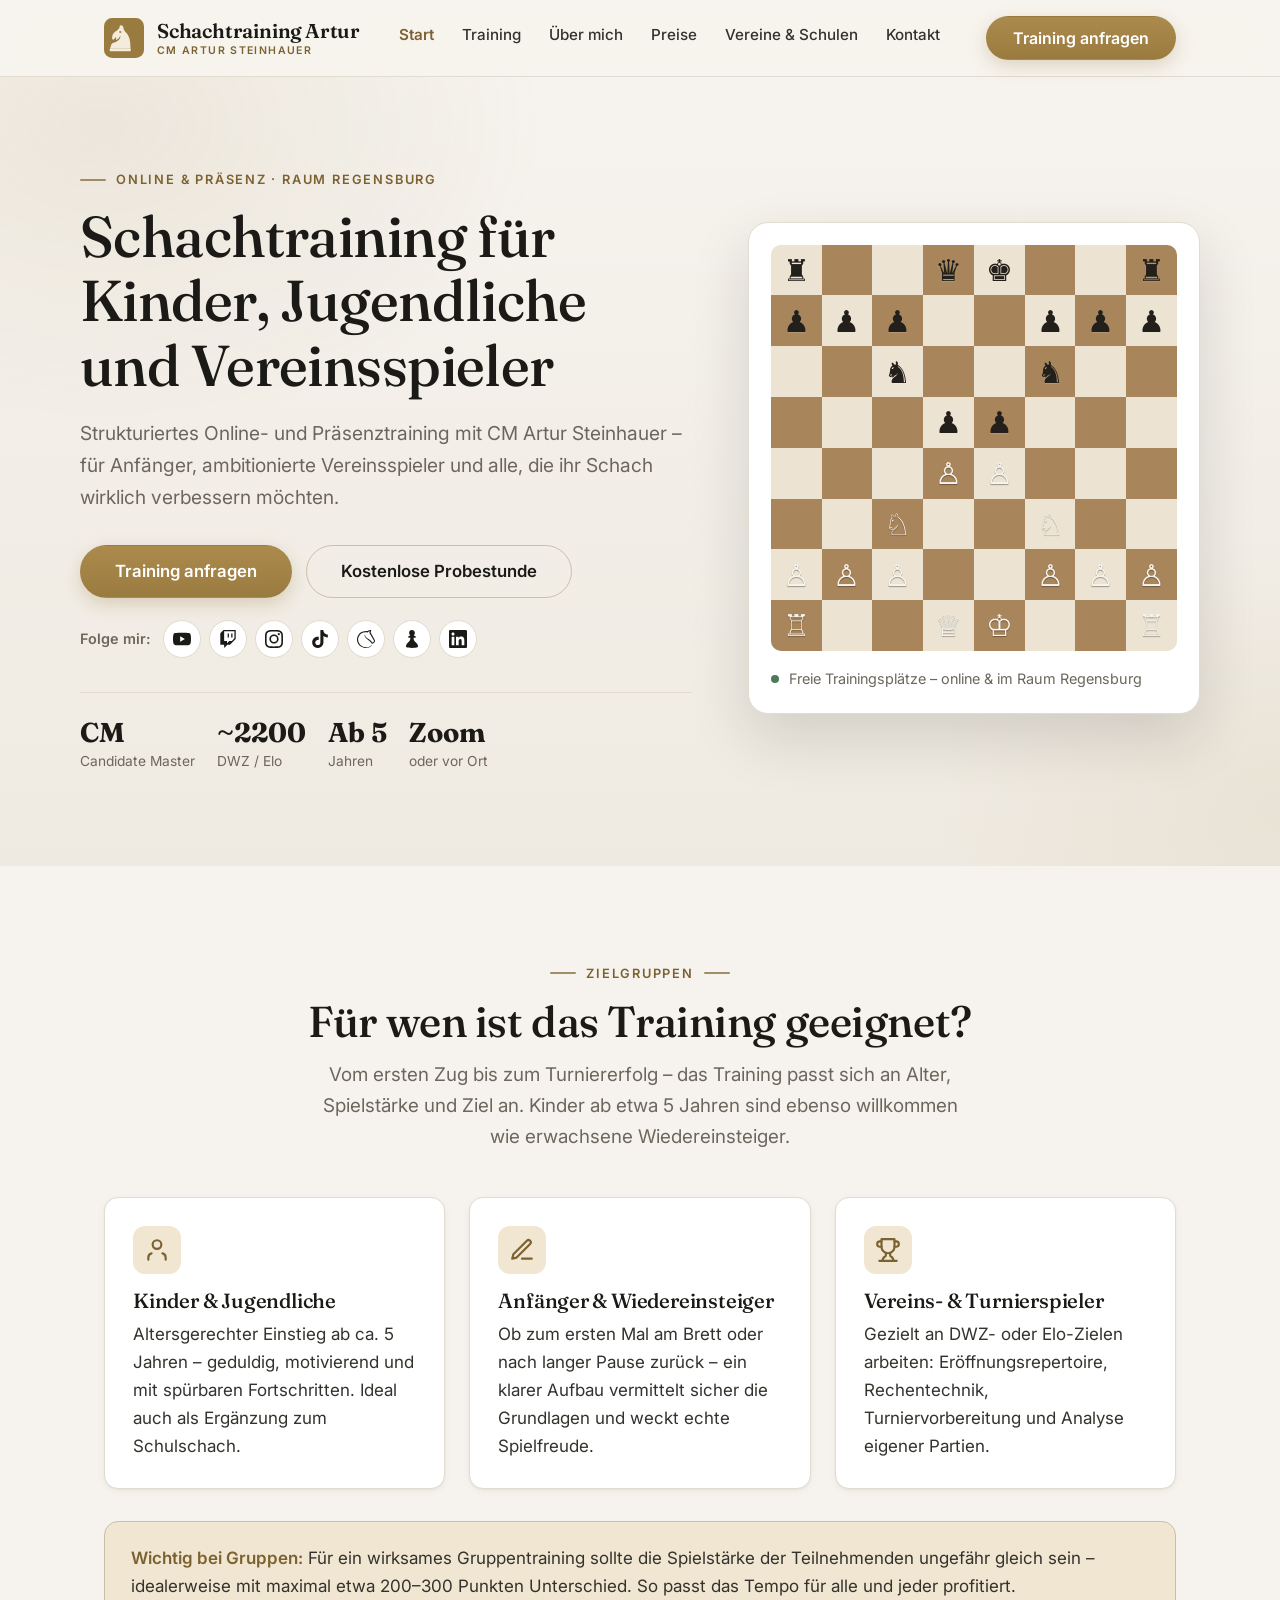
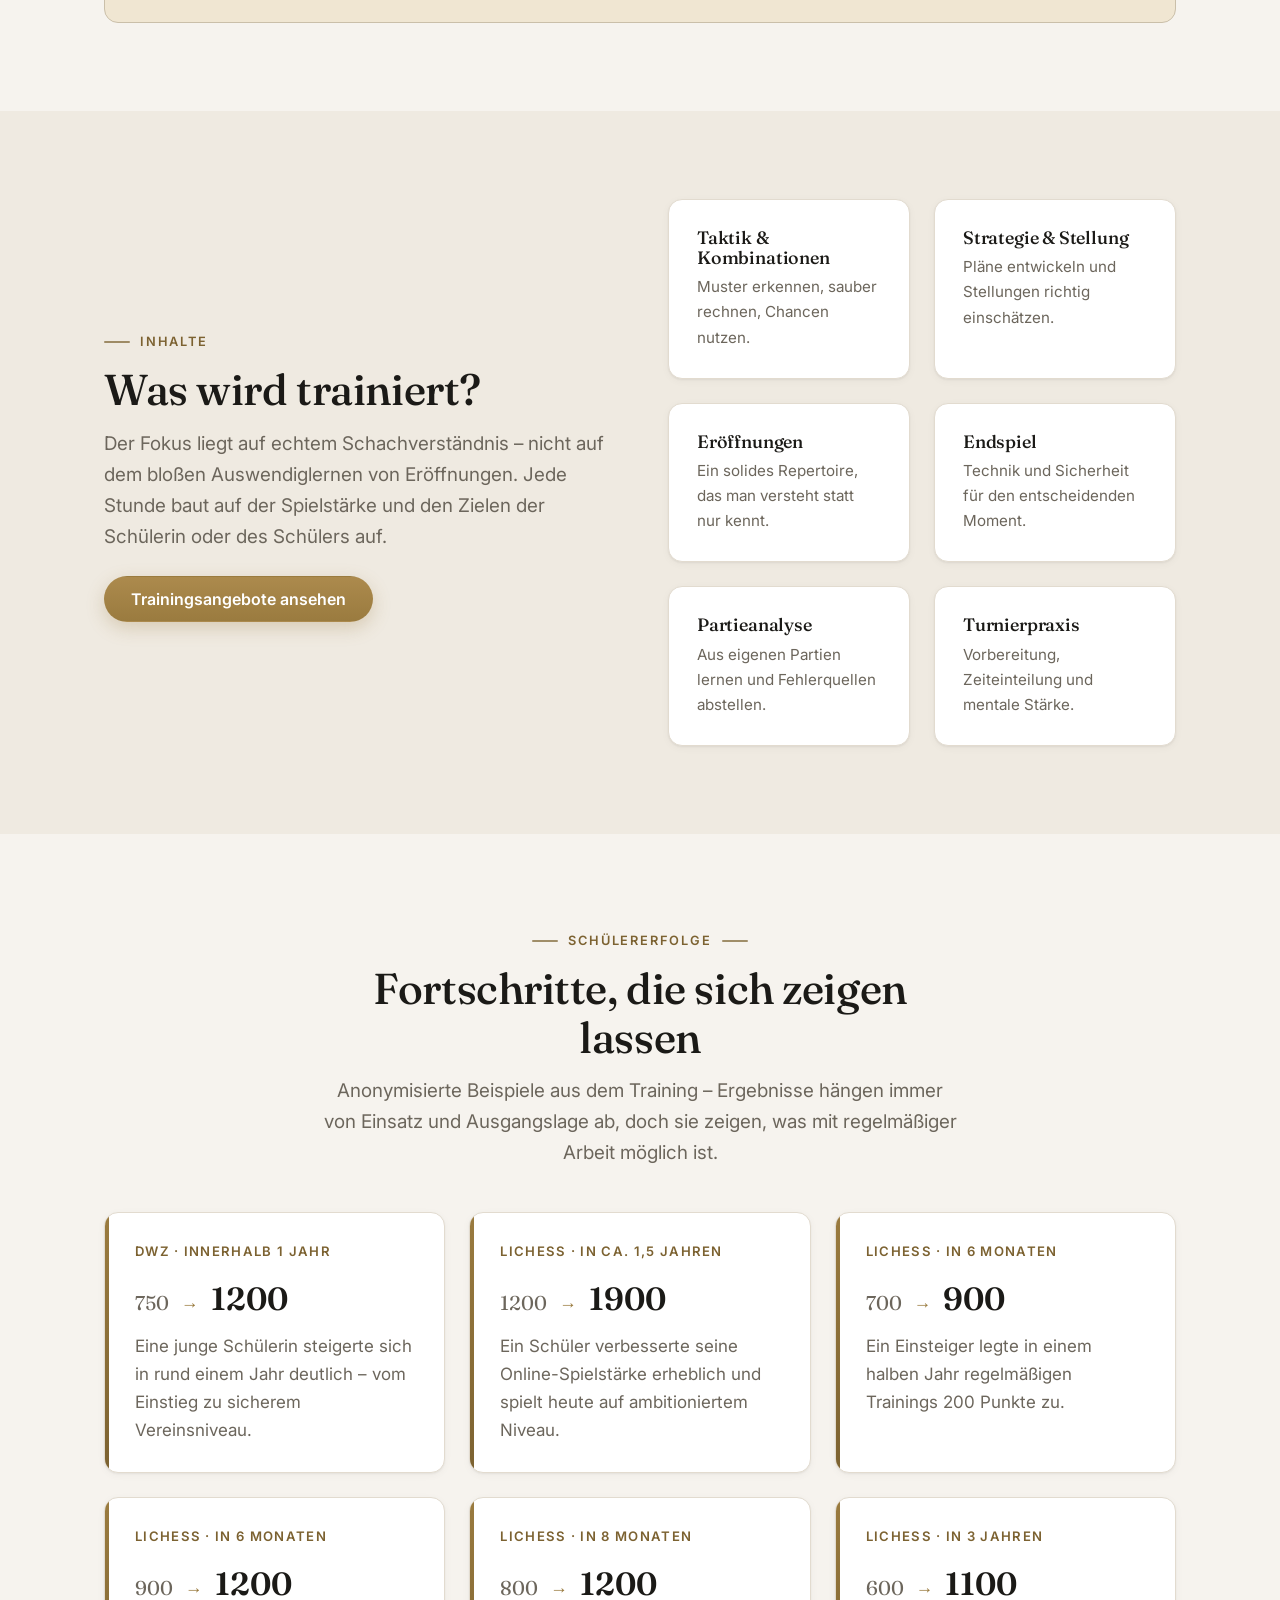
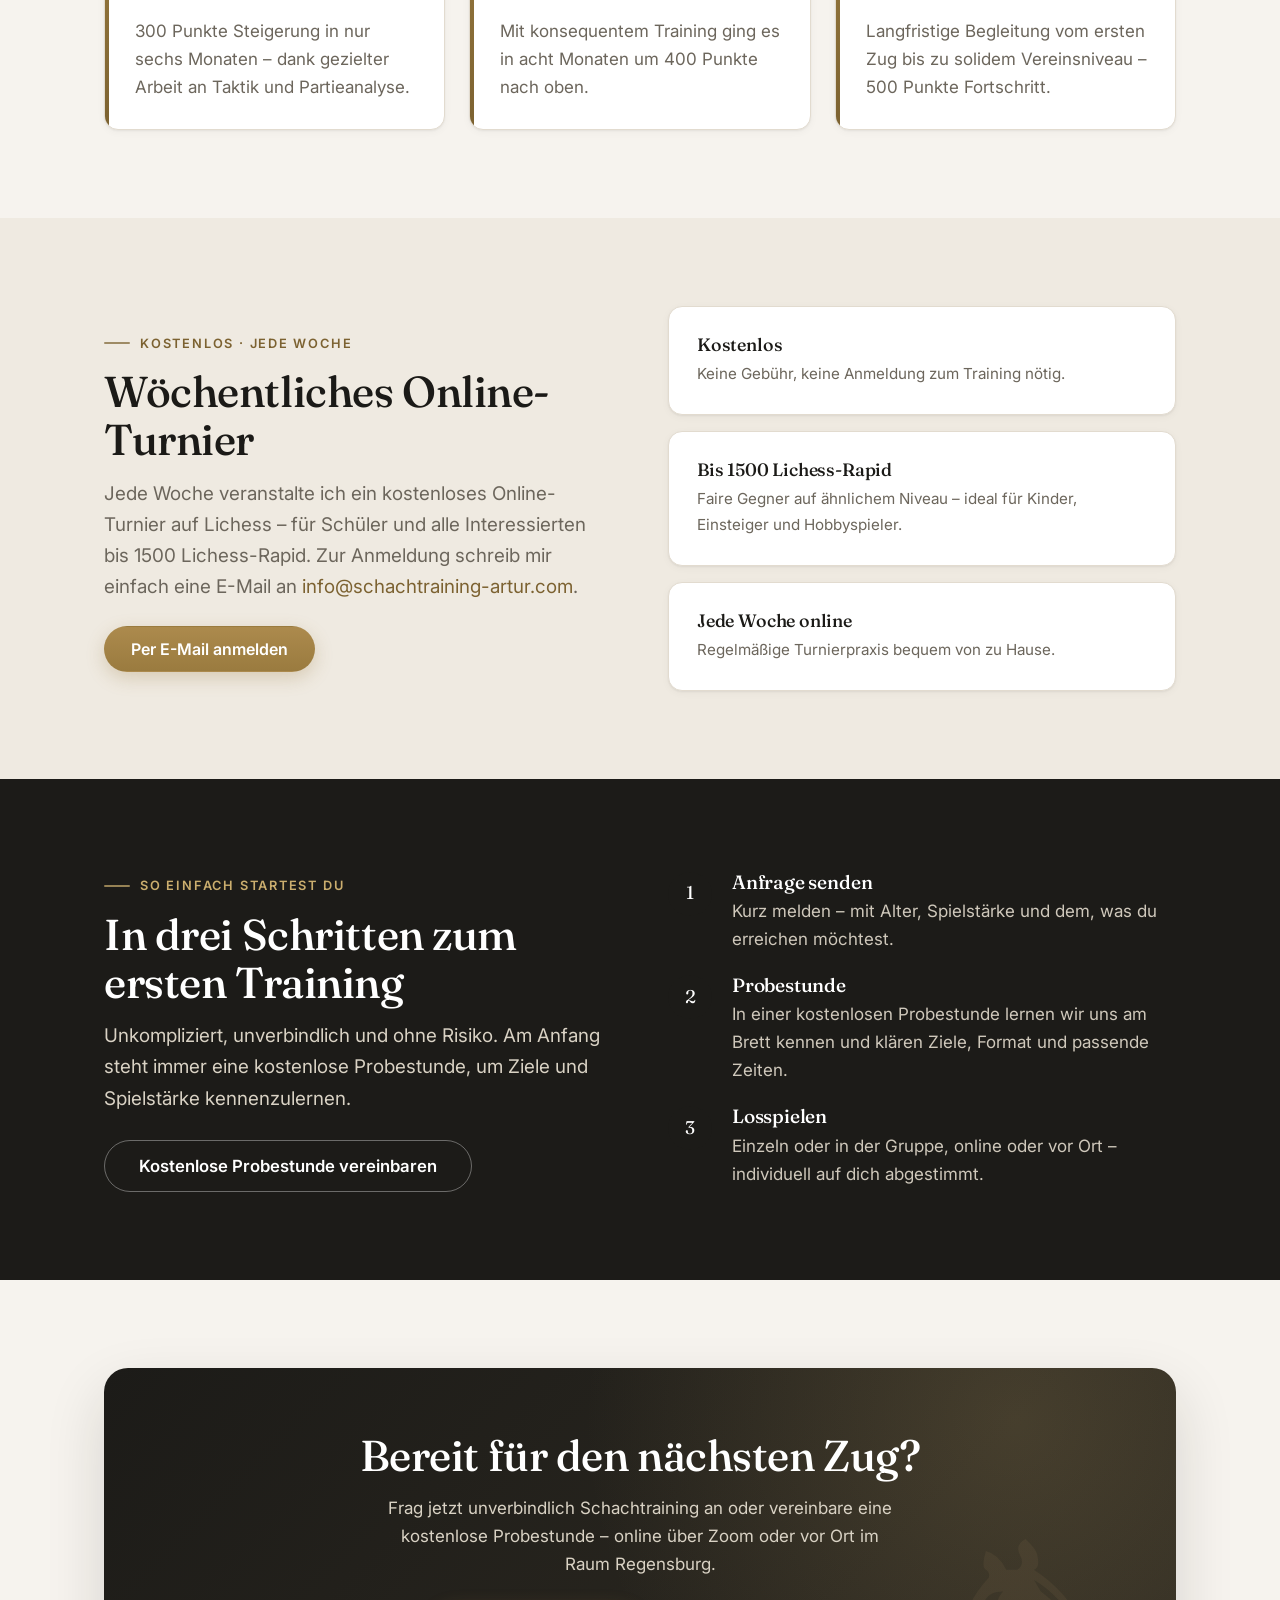
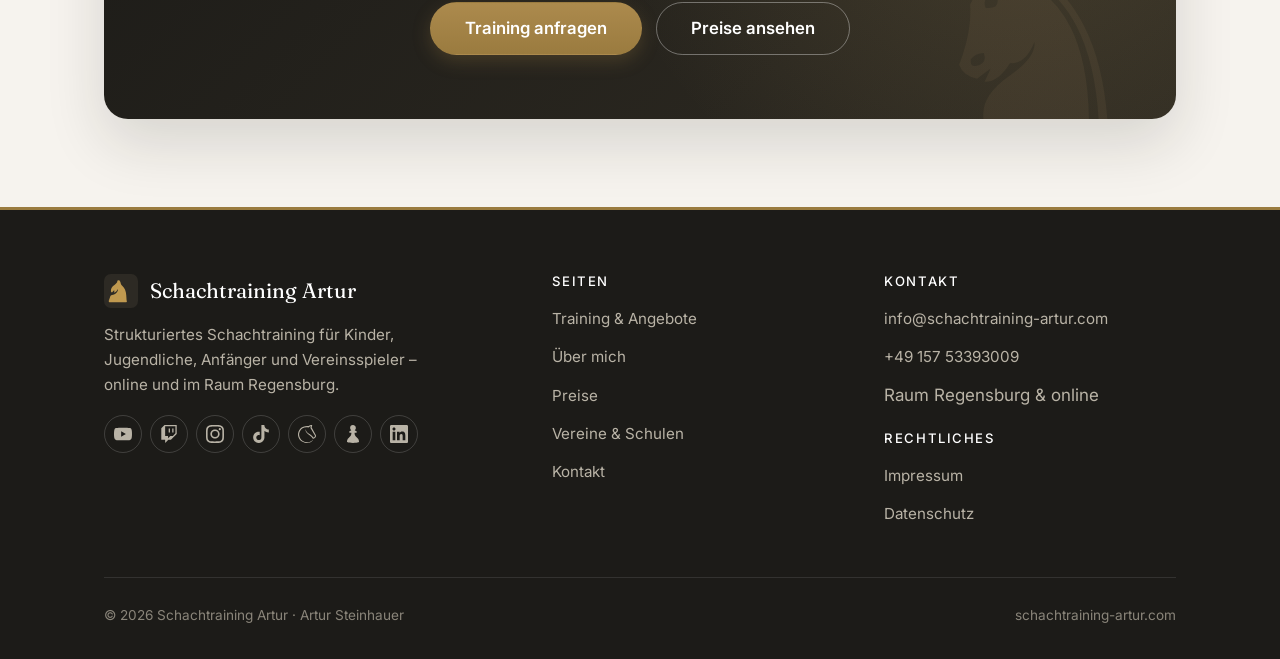
<file: index.html>
<!DOCTYPE html>
<html lang="de">
<head>
  <meta charset="UTF-8">
  <meta name="viewport" content="width=device-width, initial-scale=1.0">
  <title>Schachtraining Artur – Online & Präsenz mit CM Artur Steinhauer</title>
  <meta name="description" content="Strukturiertes Schachtraining für Kinder, Jugendliche, Anfänger und Vereinsspieler. Online über Zoom oder vor Ort im Raum Regensburg – mit Candidate Master Artur Steinhauer.">
  <link rel="canonical" href="https://schachtraining-artur.com/">
  <meta property="og:type" content="website">
  <meta property="og:title" content="Schachtraining Artur – mit CM Artur Steinhauer">
  <meta property="og:description" content="Strukturiertes Online- und Präsenztraining für Anfänger, ambitionierte Vereinsspieler und alle, die ihr Schach wirklich verbessern möchten.">
  <meta property="og:url" content="https://schachtraining-artur.com/">
  <meta property="og:locale" content="de_DE">
  <link rel="icon" href="assets/img/favicon.svg" type="image/svg+xml">
  <link rel="preconnect" href="https://fonts.googleapis.com">
  <link rel="preconnect" href="https://fonts.gstatic.com" crossorigin>
  <link href="https://fonts.googleapis.com/css2?family=Fraunces:opsz,wght@9..144,400;9..144,500;9..144,600&family=Inter:wght@400;500;600;700&display=swap" rel="stylesheet">
  <link rel="stylesheet" href="assets/css/styles.css?v=10">
  <script type="application/ld+json">
  {
    "@context": "https://schema.org",
    "@type": "ProfessionalService",
    "name": "Schachtraining Artur",
    "description": "Schachtraining für Kinder, Jugendliche, Anfänger und Vereinsspieler – online und vor Ort im Raum Regensburg.",
    "url": "https://schachtraining-artur.com/",
    "email": "info@schachtraining-artur.com",
    "telephone": "+49 157 53393009",
    "areaServed": "Regensburg und online (DACH)",
    "founder": { "@type": "Person", "name": "Artur Steinhauer", "jobTitle": "Schachtrainer, Candidate Master" }
  }
  </script>
</head>
<body>
  <a href="#main" class="skip-link">Zum Inhalt springen</a>
  <!-- HEADER -->
  <header class="site-header">
    <div class="container nav">
      <a href="index.html" class="brand" aria-label="Schachtraining Artur – Startseite">
        <svg class="brand__mark" viewBox="0 0 64 64" aria-hidden="true"><rect width="64" height="64" rx="13"/><path fill="#f3ecdd" d="M25 15c-1.6 3.1-4.6 4.9-7.3 7.1-2.9 2.4-4.7 5.4-4.7 9.7 0 1.6.7 2.6 2 3l3.4-3.7c.5-.5 1.3-.1 1.2.6l-.5 3.6c4-1.1 5.4-3.9 6.6-6.4l.7 1.1c-1.6 5.9-5.9 8.4-11.2 9.7-2.4.6-3.5 2.1-3.9 4.2L9.5 49h33l-.6-9c-.5-8-3-13.3-7.2-17.3-2-1.9-3.2-3.9-3.6-6.6-.2-1.4-.6-2.6-1.6-3.6-1.2-1.2-3.4-1.3-4.9.5-.2-.3.6.5.4 2zM26 24a1.7 1.7 0 1 1 0-3.4 1.7 1.7 0 0 1 0 3.4z"/><rect x="9" y="49" width="34" height="4" rx="1.4" fill="#f3ecdd"/></svg>
        <span>Schachtraining Artur<small>CM Artur Steinhauer</small></span>
      </a>
      <button class="nav__toggle" aria-label="Menü" aria-expanded="false" aria-controls="nav-links">
        <span></span><span></span><span></span>
      </button>
      <ul class="nav__links" id="nav-links">
        <li><a href="index.html" class="active">Start</a></li>
        <li><a href="training.html">Training</a></li>
        <li><a href="ueber-mich.html">Über mich</a></li>
        <li><a href="preise.html">Preise</a></li>
        <li><a href="vereine-schulen.html">Vereine &amp; Schulen</a></li>
        <li><a href="kontakt.html">Kontakt</a></li>
        <li class="nav__cta-mobile"><a href="kontakt.html" class="btn btn--primary" style="color:#fff;">Training anfragen</a></li>
      </ul>
      <a href="kontakt.html" class="btn btn--primary nav__cta" style="color:#fff;">Training anfragen</a>
    </div>
  </header>

  <main id="main">
    <!-- HERO -->
    <section class="hero">
      <div class="container hero__grid">
        <div class="hero__content">
          <span class="eyebrow">Online &amp; Präsenz · Raum Regensburg</span>
          <h1 class="hero__title">Schachtraining für Kinder, Jugendliche und Vereinsspieler</h1>
          <p class="hero__sub">Strukturiertes Online- und Präsenztraining mit CM Artur Steinhauer – für Anfänger, ambitionierte Vereinsspieler und alle, die ihr Schach wirklich verbessern möchten.</p>
          <div class="btn-row">
            <a href="kontakt.html" class="btn btn--primary btn--lg">Training anfragen</a>
            <a href="kontakt.html#probestunde" class="btn btn--ghost btn--lg">Kostenlose Probestunde</a>
          </div>
          <div class="socials socials--top" aria-label="Social Media">
            <span class="socials__label">Folge mir:</span>
            <a href="https://www.youtube.com/@Arturblunder" class="social" style="--brand:#FF0000;" target="_blank" rel="noopener" aria-label="YouTube" title="YouTube"><svg viewBox="0 0 24 24" aria-hidden="true"><path fill="currentColor" d="M23.498 6.186a3.016 3.016 0 0 0-2.122-2.136C19.505 3.545 12 3.545 12 3.545s-7.505 0-9.377.505A3.017 3.017 0 0 0 .502 6.186C0 8.07 0 12 0 12s0 3.93.502 5.814a3.016 3.016 0 0 0 2.122 2.136c1.871.505 9.376.505 9.376.505s7.505 0 9.377-.505a3.015 3.015 0 0 0 2.122-2.136C24 15.93 24 12 24 12s0-3.93-.502-5.814zM9.545 15.568V8.432L15.818 12l-6.273 3.568z"/></svg></a>
            <a href="https://www.twitch.tv/arturblunder" class="social" style="--brand:#9146FF;" target="_blank" rel="noopener" aria-label="Twitch" title="Twitch"><svg viewBox="0 0 24 24" aria-hidden="true"><path fill="currentColor" d="M11.571 4.714h1.715v5.143H11.57zm4.715 0H18v5.143h-1.714zM6 0L1.714 4.286v15.428h5.143V24l4.286-4.286h3.428L22.286 12V0zm14.571 11.143l-3.428 3.428h-3.429l-3 3v-3H6.857V1.714h13.714Z"/></svg></a>
            <a href="https://www.instagram.com/arturblunder/" class="social" style="--brand:#E4405F;" target="_blank" rel="noopener" aria-label="Instagram" title="Instagram"><svg viewBox="0 0 24 24" aria-hidden="true"><path fill="currentColor" d="M7.0301.084c-1.2768.0602-2.1487.264-2.911.5634-.7888.3075-1.4575.72-2.1228 1.3877-.6652.6677-1.075 1.3368-1.3802 2.127-.2954.7638-.4956 1.6365-.552 2.914-.0564 1.2775-.0689 1.6882-.0626 4.947.0062 3.2586.0206 3.6671.0825 4.9473.061 1.2765.264 2.1482.5635 2.9107.308.7889.72 1.4573 1.388 2.1228.6679.6655 1.3365 1.0743 2.1285 1.38.7632.295 1.6361.4961 2.9134.552 1.2773.056 1.6884.069 4.9462.0627 3.2578-.0062 3.668-.0207 4.9478-.0814 1.28-.0607 2.147-.2652 2.9098-.5633.7889-.3086 1.4578-.72 2.1228-1.3881.665-.6682 1.0745-1.3378 1.3795-2.1284.2957-.7632.4966-1.636.552-2.9124.056-1.2809.0692-1.6898.063-4.948-.0063-3.2583-.021-3.6668-.0817-4.9465-.0607-1.2797-.264-2.1487-.5633-2.9117-.3084-.7889-.72-1.4568-1.3876-2.1228C21.2982 1.33 20.628.9208 19.8378.6165 19.074.321 18.2017.1197 16.9244.0645 15.6471.0093 15.236-.005 11.977.0014 8.718.0076 8.31.0215 7.0301.0839m.1402 21.6932c-1.17-.0509-1.8053-.2453-2.2287-.408-.5606-.216-.96-.4771-1.3819-.895-.422-.4178-.6811-.8186-.9-1.378-.1644-.4234-.3624-1.058-.4171-2.228-.0595-1.2645-.072-1.6442-.079-4.848-.007-3.2037.0053-3.583.0607-4.848.05-1.169.2456-1.805.408-2.2282.216-.5613.4762-.96.895-1.3816.4188-.4217.8184-.6814 1.3783-.9003.423-.1651 1.0575-.3614 2.227-.4171 1.2655-.06 1.6447-.072 4.848-.079 3.2033-.007 3.5835.005 4.8495.0608 1.169.0508 1.8053.2445 2.228.408.5608.216.96.4754 1.3816.895.4217.4194.6816.8176.9005 1.3787.1653.4217.3617 1.056.4169 2.2263.0602 1.2655.0739 1.645.0796 4.848.0058 3.203-.0055 3.5834-.061 4.848-.051 1.17-.245 1.8055-.408 2.2294-.216.5604-.4763.96-.8954 1.3814-.419.4215-.8181.6811-1.3783.9-.4224.1649-1.0577.3617-2.2262.4174-1.2656.0595-1.6448.072-4.8493.079-3.2045.007-3.5825-.006-4.848-.0608M16.953 5.5864A1.44 1.44 0 1 0 18.39 4.144a1.44 1.44 0 0 0-1.437 1.4424M5.8385 12.012c.0067 3.4032 2.7706 6.1557 6.173 6.1493 3.4026-.0065 6.157-2.7701 6.1506-6.1733-.0065-3.4032-2.771-6.1565-6.174-6.1498-3.403.0067-6.156 2.771-6.1496 6.1738M8 12.0077a4 4 0 1 1 4.008 3.9921A3.9996 3.9996 0 0 1 8 12.0077"/></svg></a>
            <a href="https://www.tiktok.com/@arturblunder" class="social" style="--brand:#000000;" target="_blank" rel="noopener" aria-label="TikTok" title="TikTok"><svg viewBox="0 0 24 24" aria-hidden="true"><path fill="currentColor" d="M12.525.02c1.31-.02 2.61-.01 3.91-.02.08 1.53.63 3.09 1.75 4.17 1.12 1.11 2.7 1.62 4.24 1.79v4.03c-1.44-.05-2.89-.35-4.2-.97-.57-.26-1.1-.59-1.62-.93-.01 2.92.01 5.84-.02 8.75-.08 1.4-.54 2.79-1.35 3.94-1.31 1.92-3.58 3.17-5.91 3.21-1.43.08-2.86-.31-4.08-1.03-2.02-1.19-3.44-3.37-3.65-5.71-.02-.5-.03-1-.01-1.49.18-1.9 1.12-3.72 2.58-4.96 1.66-1.44 3.98-2.13 6.15-1.72.02 1.48-.04 2.96-.04 4.44-.99-.32-2.15-.23-3.02.37-.63.41-1.11 1.04-1.36 1.75-.21.51-.15 1.07-.14 1.61.24 1.64 1.82 3.02 3.5 2.87 1.12-.01 2.19-.66 2.77-1.61.19-.33.4-.67.41-1.06.1-1.79.06-3.57.07-5.36.01-4.03-.01-8.05.02-12.07z"/></svg></a>
            <a href="https://lichess.org/@/Artur_Steinhauer" class="social" style="--brand:#000000;" target="_blank" rel="noopener" aria-label="Lichess" title="Lichess"><svg viewBox="0 0 24 24" aria-hidden="true"><path fill="currentColor" d="M10.457 6.161a.237.237 0 0 0-.296.165c-.8 2.785 2.819 5.579 5.214 7.428.653.504 1.216.939 1.591 1.292 1.745 1.642 2.564 2.851 2.733 3.178a.24.24 0 0 0 .275.122c.047-.013 4.726-1.3 3.934-4.574a.257.257 0 0 0-.023-.06L18.204 3.407 18.93.295a.24.24 0 0 0-.262-.293c-1.7.201-3.115.435-4.5 1.425-4.844-.323-8.718.9-11.213 3.539C.334 7.737-.246 11.515.085 14.128c.763 5.655 5.191 8.631 9.081 9.532.993.229 1.974.34 2.923.34 3.344 0 6.297-1.381 7.946-3.85a.24.24 0 0 0-.372-.3c-3.411 3.527-9.002 4.134-13.296 1.444-4.485-2.81-6.202-8.41-3.91-12.749C4.741 4.221 8.801 2.362 13.888 3.31c.056.01.115 0 .165-.029l.335-.197c.926-.546 1.961-1.157 2.873-1.279l-.694 1.993a.243.243 0 0 0 .02.202l6.082 10.192c-.193 2.028-1.706 2.506-2.226 2.611-.287-.645-.814-1.364-2.306-2.803-.422-.407-1.21-.941-2.124-1.56-2.364-1.601-5.937-4.02-5.391-5.984a.239.239 0 0 0-.165-.295z"/></svg></a>
            <a href="https://www.chess.com/member/ArturSteinhauer" class="social" style="--brand:#81B64C;" target="_blank" rel="noopener" aria-label="Chess.com" title="Chess.com"><svg viewBox="0 0 24 24" aria-hidden="true"><path fill="currentColor" d="M12 0a3.85 3.85 0 0 0-3.875 3.846A3.84 3.84 0 0 0 9.73 6.969l-2.79 1.85c0 .622.144 1.114.434 1.649H9.83c-.014.245-.014.549-.014.925 0 .025.003.048.006.071-.064 1.353-.507 3.472-3.62 5.842-.816.625-1.423 1.495-1.806 2.533a.33.33 0 0 0-.045.084 8.124 8.124 0 0 0-.39 2.516c0 .1.216 1.561 8.038 1.561s8.038-1.46 8.038-1.561c0-2.227-.824-4.048-2.24-5.133-4.034-3.08-3.586-5.74-3.644-6.838h2.458c.29-.535.434-1.027.434-1.649l-2.79-1.836a3.86 3.86 0 0 0 1.604-3.123A3.873 3.873 0 0 0 13.445.275c-.004-.002-.01.004-.015.004A3.76 3.76 0 0 0 12 0Z"/></svg></a>
            <a href="https://www.linkedin.com/in/artur-steinhauer-683359333/" class="social" style="--brand:#0A66C2;" target="_blank" rel="noopener" aria-label="LinkedIn" title="LinkedIn"><svg viewBox="0 0 24 24" aria-hidden="true"><path fill="currentColor" d="M20.447 20.452h-3.554v-5.569c0-1.328-.027-3.037-1.852-3.037-1.853 0-2.136 1.445-2.136 2.939v5.667H9.351V9h3.414v1.561h.046c.477-.9 1.637-1.85 3.37-1.85 3.601 0 4.267 2.37 4.267 5.455v6.286zM5.337 7.433c-1.144 0-2.063-.926-2.063-2.065 0-1.138.92-2.063 2.063-2.063 1.14 0 2.064.925 2.064 2.063 0 1.139-.925 2.065-2.064 2.065zm1.782 13.019H3.555V9h3.564v11.452zM22.225 0H1.771C.792 0 0 .774 0 1.729v20.542C0 23.227.792 24 1.771 24h20.451C23.2 24 24 23.227 24 22.271V1.729C24 .774 23.2 0 22.222 0h.003z"/></svg></a>
          </div>
          <div class="hero__meta">
            <div class="hero__stat"><b>CM</b><span>Candidate Master</span></div>
            <div class="hero__stat"><b>~2200</b><span>DWZ / Elo</span></div>
            <div class="hero__stat"><b>Ab 5</b><span>Jahren</span></div>
            <div class="hero__stat"><b>Zoom</b><span>oder vor Ort</span></div>
          </div>
        </div>
        <div class="hero__media">
          <div class="board-card reveal">
            <div class="board" role="img" aria-label="Schachbrett mit einer ausgeglichenen Mittelspielstellung">
              <i class="l b">♜</i><i class="d"></i><i class="l"></i><i class="d b">♛</i><i class="l b">♚</i><i class="d"></i><i class="l"></i><i class="d b">♜</i>
              <i class="d b">♟</i><i class="l b">♟</i><i class="d b">♟</i><i class="l"></i><i class="d"></i><i class="l b">♟</i><i class="d b">♟</i><i class="l b">♟</i>
              <i class="l"></i><i class="d"></i><i class="l b">♞</i><i class="d"></i><i class="l"></i><i class="d b">♞</i><i class="l"></i><i class="d"></i>
              <i class="d"></i><i class="l"></i><i class="d"></i><i class="l b">♟</i><i class="d b">♟</i><i class="l"></i><i class="d"></i><i class="l"></i>
              <i class="l"></i><i class="d"></i><i class="l"></i><i class="d w">♙</i><i class="l w">♙</i><i class="d"></i><i class="l"></i><i class="d"></i>
              <i class="d"></i><i class="l"></i><i class="d w">♘</i><i class="l"></i><i class="d"></i><i class="l w">♘</i><i class="d"></i><i class="l"></i>
              <i class="l w">♙</i><i class="d w">♙</i><i class="l w">♙</i><i class="d"></i><i class="l"></i><i class="d w">♙</i><i class="l w">♙</i><i class="d w">♙</i>
              <i class="d w">♖</i><i class="l"></i><i class="d"></i><i class="l w">♕</i><i class="d w">♔</i><i class="l"></i><i class="d"></i><i class="l w">♖</i>
            </div>
            <div class="board__caption"><span class="dot"></span> Freie Trainingsplätze – online &amp; im Raum Regensburg</div>
          </div>
        </div>
      </div>
    </section>

    <!-- FÜR WEN -->
    <section class="section">
      <div class="container">
        <div class="center reveal" style="max-width:680px;margin-inline:auto;">
          <span class="eyebrow">Zielgruppen</span>
          <h2 class="display">Für wen ist das Training geeignet?</h2>
          <p class="lead subhead">Vom ersten Zug bis zum Turniererfolg – das Training passt sich an Alter, Spielstärke und Ziel an. Kinder ab etwa 5 Jahren sind ebenso willkommen wie erwachsene Wiedereinsteiger.</p>
        </div>
        <div class="grid grid-3" style="margin-top:44px;">
          <div class="card card--hover reveal">
            <div class="card__icon"><svg viewBox="0 0 24 24" fill="none" stroke="currentColor" stroke-width="2" stroke-linecap="round" stroke-linejoin="round"><path d="M20 21v-2a4 4 0 0 0-3-3.87"/><path d="M4 21v-2a4 4 0 0 1 3-3.87"/><circle cx="12" cy="7" r="4"/></svg></div>
            <h3>Kinder &amp; Jugendliche</h3>
            <p>Altersgerechter Einstieg ab ca. 5 Jahren – geduldig, motivierend und mit spürbaren Fortschritten. Ideal auch als Ergänzung zum Schulschach.</p>
          </div>
          <div class="card card--hover reveal">
            <div class="card__icon"><svg viewBox="0 0 24 24" fill="none" stroke="currentColor" stroke-width="2" stroke-linecap="round" stroke-linejoin="round"><path d="M12 20h9"/><path d="M16.5 3.5a2.1 2.1 0 0 1 3 3L7 19l-4 1 1-4Z"/></svg></div>
            <h3>Anfänger &amp; Wiedereinsteiger</h3>
            <p>Ob zum ersten Mal am Brett oder nach langer Pause zurück – ein klarer Aufbau vermittelt sicher die Grundlagen und weckt echte Spielfreude.</p>
          </div>
          <div class="card card--hover reveal">
            <div class="card__icon"><svg viewBox="0 0 24 24" fill="none" stroke="currentColor" stroke-width="2" stroke-linecap="round" stroke-linejoin="round"><path d="M6 9H4.5a2.5 2.5 0 0 1 0-5H6"/><path d="M18 9h1.5a2.5 2.5 0 0 0 0-5H18"/><path d="M4 22h16"/><path d="M10 14.66V17c0 .55-.47.98-.97 1.21C7.85 18.75 7 20.24 7 22"/><path d="M14 14.66V17c0 .55.47.98.97 1.21C16.15 18.75 17 20.24 17 22"/><path d="M18 2H6v7a6 6 0 0 0 12 0V2Z"/></svg></div>
            <h3>Vereins- &amp; Turnierspieler</h3>
            <p>Gezielt an DWZ- oder Elo-Zielen arbeiten: Eröffnungsrepertoire, Rechentechnik, Turniervorbereitung und Analyse eigener Partien.</p>
          </div>
        </div>
        <div class="note reveal" style="margin-top:32px;">
          <strong>Wichtig bei Gruppen:</strong> Für ein wirksames Gruppentraining sollte die Spielstärke der Teilnehmenden ungefähr gleich sein – idealerweise mit maximal etwa 200–300 Punkten Unterschied. So passt das Tempo für alle und jeder profitiert.
        </div>
      </div>
    </section>

    <!-- WAS WIRD TRAINIERT -->
    <section class="section section--paper2">
      <div class="container">
        <div class="split">
          <div class="reveal">
            <span class="eyebrow">Inhalte</span>
            <h2 class="display">Was wird trainiert?</h2>
            <p class="lead">Der Fokus liegt auf echtem Schachverständnis – nicht auf dem bloßen Auswendiglernen von Eröffnungen. Jede Stunde baut auf der Spielstärke und den Zielen der Schülerin oder des Schülers auf.</p>
            <div class="btn-row" style="margin-top:24px;">
              <a href="training.html" class="btn btn--primary">Trainingsangebote ansehen</a>
            </div>
          </div>
          <div class="grid grid-2 reveal">
            <div class="card"><h3 style="font-size:1.12rem;">Taktik &amp; Kombinationen</h3><p style="margin:0;color:var(--muted);font-size:.95rem;">Muster erkennen, sauber rechnen, Chancen nutzen.</p></div>
            <div class="card"><h3 style="font-size:1.12rem;">Strategie &amp; Stellung</h3><p style="margin:0;color:var(--muted);font-size:.95rem;">Pläne entwickeln und Stellungen richtig einschätzen.</p></div>
            <div class="card"><h3 style="font-size:1.12rem;">Eröffnungen</h3><p style="margin:0;color:var(--muted);font-size:.95rem;">Ein solides Repertoire, das man versteht statt nur kennt.</p></div>
            <div class="card"><h3 style="font-size:1.12rem;">Endspiel</h3><p style="margin:0;color:var(--muted);font-size:.95rem;">Technik und Sicherheit für den entscheidenden Moment.</p></div>
            <div class="card"><h3 style="font-size:1.12rem;">Partieanalyse</h3><p style="margin:0;color:var(--muted);font-size:.95rem;">Aus eigenen Partien lernen und Fehlerquellen abstellen.</p></div>
            <div class="card"><h3 style="font-size:1.12rem;">Turnierpraxis</h3><p style="margin:0;color:var(--muted);font-size:.95rem;">Vorbereitung, Zeiteinteilung und mentale Stärke.</p></div>
          </div>
        </div>
      </div>
    </section>

    <!-- ERFOLGE -->
    <section class="section">
      <div class="container">
        <div class="center reveal" style="max-width:640px;margin-inline:auto;">
          <span class="eyebrow">Schülererfolge</span>
          <h2 class="display">Fortschritte, die sich zeigen lassen</h2>
          <p class="lead subhead">Anonymisierte Beispiele aus dem Training – Ergebnisse hängen immer von Einsatz und Ausgangslage ab, doch sie zeigen, was mit regelmäßiger Arbeit möglich ist.</p>
        </div>
        <div class="grid grid-3" style="margin-top:44px;">
          <div class="story reveal">
            <div class="story__unit">DWZ · innerhalb 1 Jahr</div>
            <div class="story__jump"><span class="story__from">750</span><span class="story__arrow">→</span><span class="story__to">1200</span></div>
            <p style="margin:0;color:var(--muted);">Eine junge Schülerin steigerte sich in rund einem Jahr deutlich – vom Einstieg zu sicherem Vereinsniveau.</p>
          </div>
          <div class="story reveal">
            <div class="story__unit">Lichess · in ca. 1,5 Jahren</div>
            <div class="story__jump"><span class="story__from">1200</span><span class="story__arrow">→</span><span class="story__to">1900</span></div>
            <p style="margin:0;color:var(--muted);">Ein Schüler verbesserte seine Online-Spielstärke erheblich und spielt heute auf ambitioniertem Niveau.</p>
          </div>
          <div class="story reveal">
            <div class="story__unit">Lichess · in 6 Monaten</div>
            <div class="story__jump"><span class="story__from">700</span><span class="story__arrow">→</span><span class="story__to">900</span></div>
            <p style="margin:0;color:var(--muted);">Ein Einsteiger legte in einem halben Jahr regelmäßigen Trainings 200 Punkte zu.</p>
          </div>
          <div class="story reveal">
            <div class="story__unit">Lichess · in 6 Monaten</div>
            <div class="story__jump"><span class="story__from">900</span><span class="story__arrow">→</span><span class="story__to">1200</span></div>
            <p style="margin:0;color:var(--muted);">300 Punkte Steigerung in nur sechs Monaten – dank gezielter Arbeit an Taktik und Partieanalyse.</p>
          </div>
          <div class="story reveal">
            <div class="story__unit">Lichess · in 8 Monaten</div>
            <div class="story__jump"><span class="story__from">800</span><span class="story__arrow">→</span><span class="story__to">1200</span></div>
            <p style="margin:0;color:var(--muted);">Mit konsequentem Training ging es in acht Monaten um 400 Punkte nach oben.</p>
          </div>
          <div class="story reveal">
            <div class="story__unit">Lichess · in 3 Jahren</div>
            <div class="story__jump"><span class="story__from">600</span><span class="story__arrow">→</span><span class="story__to">1100</span></div>
            <p style="margin:0;color:var(--muted);">Langfristige Begleitung vom ersten Zug bis zu solidem Vereinsniveau – 500 Punkte Fortschritt.</p>
          </div>
        </div>
      </div>
    </section>

    <!-- ONLINE-TURNIER -->
    <section class="section section--paper2" id="turnier">
      <div class="container">
        <div class="split">
          <div class="reveal">
            <span class="eyebrow">Kostenlos · jede Woche</span>
            <h2 class="display">Wöchentliches Online-Turnier</h2>
            <p class="lead">Jede Woche veranstalte ich ein kostenloses Online-Turnier auf Lichess – für Schüler und alle Interessierten bis 1500 Lichess-Rapid. Zur Anmeldung schreib mir einfach eine E-Mail an <a href="mailto:info@schachtraining-artur.com?subject=Anmeldung%20w%C3%B6chentliches%20Online-Turnier">info@schachtraining-artur.com</a>.</p>
            <div class="btn-row" style="margin-top:24px;">
              <a href="mailto:info@schachtraining-artur.com?subject=Anmeldung%20w%C3%B6chentliches%20Online-Turnier" class="btn btn--primary">Per E-Mail anmelden</a>
            </div>
          </div>
          <div class="grid reveal" style="gap:16px;">
            <div class="card"><h3 style="font-size:1.12rem;">Kostenlos</h3><p style="margin:0;color:var(--muted);font-size:.95rem;">Keine Gebühr, keine Anmeldung zum Training nötig.</p></div>
            <div class="card"><h3 style="font-size:1.12rem;">Bis 1500 Lichess-Rapid</h3><p style="margin:0;color:var(--muted);font-size:.95rem;">Faire Gegner auf ähnlichem Niveau – ideal für Kinder, Einsteiger und Hobbyspieler.</p></div>
            <div class="card"><h3 style="font-size:1.12rem;">Jede Woche online</h3><p style="margin:0;color:var(--muted);font-size:.95rem;">Regelmäßige Turnierpraxis bequem von zu Hause.</p></div>
          </div>
        </div>
      </div>
    </section>

    <!-- SO LÄUFT ES -->
    <section class="section section--dark">
      <div class="container">
        <div class="split">
          <div class="reveal">
            <span class="eyebrow">So einfach startest du</span>
            <h2 class="display">In drei Schritten zum ersten Training</h2>
            <p class="lead">Unkompliziert, unverbindlich und ohne Risiko. Am Anfang steht immer eine kostenlose Probestunde, um Ziele und Spielstärke kennenzulernen.</p>
            <div class="btn-row" style="margin-top:26px;">
              <a href="kontakt.html#probestunde" class="btn btn--on-dark btn--lg">Kostenlose Probestunde vereinbaren</a>
            </div>
          </div>
          <div class="steps reveal">
            <div class="step"><div class="step__num"></div><div><h3>Anfrage senden</h3><p style="color:#cfc8bb;margin:0;">Kurz melden – mit Alter, Spielstärke und dem, was du erreichen möchtest.</p></div></div>
            <div class="step"><div class="step__num"></div><div><h3>Probestunde</h3><p style="color:#cfc8bb;margin:0;">In einer kostenlosen Probestunde lernen wir uns am Brett kennen und klären Ziele, Format und passende Zeiten.</p></div></div>
            <div class="step"><div class="step__num"></div><div><h3>Losspielen</h3><p style="color:#cfc8bb;margin:0;">Einzeln oder in der Gruppe, online oder vor Ort – individuell auf dich abgestimmt.</p></div></div>
          </div>
        </div>
      </div>
    </section>

    <!-- CTA -->
    <section class="section">
      <div class="container">
        <div class="cta-band reveal">
          <h2 class="display">Bereit für den nächsten Zug?</h2>
          <p>Frag jetzt unverbindlich Schachtraining an oder vereinbare eine kostenlose Probestunde – online über Zoom oder vor Ort im Raum Regensburg.</p>
          <div class="btn-row center" style="margin-top:24px;">
            <a href="kontakt.html" class="btn btn--primary btn--lg">Training anfragen</a>
            <a href="preise.html" class="btn btn--on-dark btn--lg">Preise ansehen</a>
          </div>
        </div>
      </div>
    </section>
  </main>

  <!-- FOOTER -->
  <footer class="site-footer">
    <div class="container">
      <div class="footer__grid">
        <div>
          <div class="footer__brand">
            <svg width="34" height="34" viewBox="0 0 64 64" aria-hidden="true"><rect width="64" height="64" rx="13" fill="#2d2a24"/><path fill="#c0994f" d="M25 15c-1.6 3.1-4.6 4.9-7.3 7.1-2.9 2.4-4.7 5.4-4.7 9.7 0 1.6.7 2.6 2 3l3.4-3.7c.5-.5 1.3-.1 1.2.6l-.5 3.6c4-1.1 5.4-3.9 6.6-6.4l.7 1.1c-1.6 5.9-5.9 8.4-11.2 9.7-2.4.6-3.5 2.1-3.9 4.2L9.5 49h33l-.6-9c-.5-8-3-13.3-7.2-17.3-2-1.9-3.2-3.9-3.6-6.6-.2-1.4-.6-2.6-1.6-3.6-1.2-1.2-3.4-1.3-4.9.5-.2-.3.6.5.4 2z"/><rect x="9" y="49" width="34" height="4" rx="1.4" fill="#c0994f"/></svg>
            Schachtraining Artur
          </div>
          <p>Strukturiertes Schachtraining für Kinder, Jugendliche, Anfänger und Vereinsspieler – online und im Raum Regensburg.</p>
          <div class="socials" aria-label="Social Media">
            <a href="https://www.youtube.com/@Arturblunder" class="social" style="--brand:#FF0000;" target="_blank" rel="noopener" aria-label="YouTube" title="YouTube"><svg viewBox="0 0 24 24" aria-hidden="true"><path fill="currentColor" d="M23.498 6.186a3.016 3.016 0 0 0-2.122-2.136C19.505 3.545 12 3.545 12 3.545s-7.505 0-9.377.505A3.017 3.017 0 0 0 .502 6.186C0 8.07 0 12 0 12s0 3.93.502 5.814a3.016 3.016 0 0 0 2.122 2.136c1.871.505 9.376.505 9.376.505s7.505 0 9.377-.505a3.015 3.015 0 0 0 2.122-2.136C24 15.93 24 12 24 12s0-3.93-.502-5.814zM9.545 15.568V8.432L15.818 12l-6.273 3.568z"/></svg></a>
            <a href="https://www.twitch.tv/arturblunder" class="social" style="--brand:#9146FF;" target="_blank" rel="noopener" aria-label="Twitch" title="Twitch"><svg viewBox="0 0 24 24" aria-hidden="true"><path fill="currentColor" d="M11.571 4.714h1.715v5.143H11.57zm4.715 0H18v5.143h-1.714zM6 0L1.714 4.286v15.428h5.143V24l4.286-4.286h3.428L22.286 12V0zm14.571 11.143l-3.428 3.428h-3.429l-3 3v-3H6.857V1.714h13.714Z"/></svg></a>
            <a href="https://www.instagram.com/arturblunder/" class="social" style="--brand:#E4405F;" target="_blank" rel="noopener" aria-label="Instagram" title="Instagram"><svg viewBox="0 0 24 24" aria-hidden="true"><path fill="currentColor" d="M7.0301.084c-1.2768.0602-2.1487.264-2.911.5634-.7888.3075-1.4575.72-2.1228 1.3877-.6652.6677-1.075 1.3368-1.3802 2.127-.2954.7638-.4956 1.6365-.552 2.914-.0564 1.2775-.0689 1.6882-.0626 4.947.0062 3.2586.0206 3.6671.0825 4.9473.061 1.2765.264 2.1482.5635 2.9107.308.7889.72 1.4573 1.388 2.1228.6679.6655 1.3365 1.0743 2.1285 1.38.7632.295 1.6361.4961 2.9134.552 1.2773.056 1.6884.069 4.9462.0627 3.2578-.0062 3.668-.0207 4.9478-.0814 1.28-.0607 2.147-.2652 2.9098-.5633.7889-.3086 1.4578-.72 2.1228-1.3881.665-.6682 1.0745-1.3378 1.3795-2.1284.2957-.7632.4966-1.636.552-2.9124.056-1.2809.0692-1.6898.063-4.948-.0063-3.2583-.021-3.6668-.0817-4.9465-.0607-1.2797-.264-2.1487-.5633-2.9117-.3084-.7889-.72-1.4568-1.3876-2.1228C21.2982 1.33 20.628.9208 19.8378.6165 19.074.321 18.2017.1197 16.9244.0645 15.6471.0093 15.236-.005 11.977.0014 8.718.0076 8.31.0215 7.0301.0839m.1402 21.6932c-1.17-.0509-1.8053-.2453-2.2287-.408-.5606-.216-.96-.4771-1.3819-.895-.422-.4178-.6811-.8186-.9-1.378-.1644-.4234-.3624-1.058-.4171-2.228-.0595-1.2645-.072-1.6442-.079-4.848-.007-3.2037.0053-3.583.0607-4.848.05-1.169.2456-1.805.408-2.2282.216-.5613.4762-.96.895-1.3816.4188-.4217.8184-.6814 1.3783-.9003.423-.1651 1.0575-.3614 2.227-.4171 1.2655-.06 1.6447-.072 4.848-.079 3.2033-.007 3.5835.005 4.8495.0608 1.169.0508 1.8053.2445 2.228.408.5608.216.96.4754 1.3816.895.4217.4194.6816.8176.9005 1.3787.1653.4217.3617 1.056.4169 2.2263.0602 1.2655.0739 1.645.0796 4.848.0058 3.203-.0055 3.5834-.061 4.848-.051 1.17-.245 1.8055-.408 2.2294-.216.5604-.4763.96-.8954 1.3814-.419.4215-.8181.6811-1.3783.9-.4224.1649-1.0577.3617-2.2262.4174-1.2656.0595-1.6448.072-4.8493.079-3.2045.007-3.5825-.006-4.848-.0608M16.953 5.5864A1.44 1.44 0 1 0 18.39 4.144a1.44 1.44 0 0 0-1.437 1.4424M5.8385 12.012c.0067 3.4032 2.7706 6.1557 6.173 6.1493 3.4026-.0065 6.157-2.7701 6.1506-6.1733-.0065-3.4032-2.771-6.1565-6.174-6.1498-3.403.0067-6.156 2.771-6.1496 6.1738M8 12.0077a4 4 0 1 1 4.008 3.9921A3.9996 3.9996 0 0 1 8 12.0077"/></svg></a>
            <a href="https://www.tiktok.com/@arturblunder" class="social" style="--brand:#000000;" target="_blank" rel="noopener" aria-label="TikTok" title="TikTok"><svg viewBox="0 0 24 24" aria-hidden="true"><path fill="currentColor" d="M12.525.02c1.31-.02 2.61-.01 3.91-.02.08 1.53.63 3.09 1.75 4.17 1.12 1.11 2.7 1.62 4.24 1.79v4.03c-1.44-.05-2.89-.35-4.2-.97-.57-.26-1.1-.59-1.62-.93-.01 2.92.01 5.84-.02 8.75-.08 1.4-.54 2.79-1.35 3.94-1.31 1.92-3.58 3.17-5.91 3.21-1.43.08-2.86-.31-4.08-1.03-2.02-1.19-3.44-3.37-3.65-5.71-.02-.5-.03-1-.01-1.49.18-1.9 1.12-3.72 2.58-4.96 1.66-1.44 3.98-2.13 6.15-1.72.02 1.48-.04 2.96-.04 4.44-.99-.32-2.15-.23-3.02.37-.63.41-1.11 1.04-1.36 1.75-.21.51-.15 1.07-.14 1.61.24 1.64 1.82 3.02 3.5 2.87 1.12-.01 2.19-.66 2.77-1.61.19-.33.4-.67.41-1.06.1-1.79.06-3.57.07-5.36.01-4.03-.01-8.05.02-12.07z"/></svg></a>
            <a href="https://lichess.org/@/Artur_Steinhauer" class="social" style="--brand:#000000;" target="_blank" rel="noopener" aria-label="Lichess" title="Lichess"><svg viewBox="0 0 24 24" aria-hidden="true"><path fill="currentColor" d="M10.457 6.161a.237.237 0 0 0-.296.165c-.8 2.785 2.819 5.579 5.214 7.428.653.504 1.216.939 1.591 1.292 1.745 1.642 2.564 2.851 2.733 3.178a.24.24 0 0 0 .275.122c.047-.013 4.726-1.3 3.934-4.574a.257.257 0 0 0-.023-.06L18.204 3.407 18.93.295a.24.24 0 0 0-.262-.293c-1.7.201-3.115.435-4.5 1.425-4.844-.323-8.718.9-11.213 3.539C.334 7.737-.246 11.515.085 14.128c.763 5.655 5.191 8.631 9.081 9.532.993.229 1.974.34 2.923.34 3.344 0 6.297-1.381 7.946-3.85a.24.24 0 0 0-.372-.3c-3.411 3.527-9.002 4.134-13.296 1.444-4.485-2.81-6.202-8.41-3.91-12.749C4.741 4.221 8.801 2.362 13.888 3.31c.056.01.115 0 .165-.029l.335-.197c.926-.546 1.961-1.157 2.873-1.279l-.694 1.993a.243.243 0 0 0 .02.202l6.082 10.192c-.193 2.028-1.706 2.506-2.226 2.611-.287-.645-.814-1.364-2.306-2.803-.422-.407-1.21-.941-2.124-1.56-2.364-1.601-5.937-4.02-5.391-5.984a.239.239 0 0 0-.165-.295z"/></svg></a>
            <a href="https://www.chess.com/member/ArturSteinhauer" class="social" style="--brand:#81B64C;" target="_blank" rel="noopener" aria-label="Chess.com" title="Chess.com"><svg viewBox="0 0 24 24" aria-hidden="true"><path fill="currentColor" d="M12 0a3.85 3.85 0 0 0-3.875 3.846A3.84 3.84 0 0 0 9.73 6.969l-2.79 1.85c0 .622.144 1.114.434 1.649H9.83c-.014.245-.014.549-.014.925 0 .025.003.048.006.071-.064 1.353-.507 3.472-3.62 5.842-.816.625-1.423 1.495-1.806 2.533a.33.33 0 0 0-.045.084 8.124 8.124 0 0 0-.39 2.516c0 .1.216 1.561 8.038 1.561s8.038-1.46 8.038-1.561c0-2.227-.824-4.048-2.24-5.133-4.034-3.08-3.586-5.74-3.644-6.838h2.458c.29-.535.434-1.027.434-1.649l-2.79-1.836a3.86 3.86 0 0 0 1.604-3.123A3.873 3.873 0 0 0 13.445.275c-.004-.002-.01.004-.015.004A3.76 3.76 0 0 0 12 0Z"/></svg></a>
            <a href="https://www.linkedin.com/in/artur-steinhauer-683359333/" class="social" style="--brand:#0A66C2;" target="_blank" rel="noopener" aria-label="LinkedIn" title="LinkedIn"><svg viewBox="0 0 24 24" aria-hidden="true"><path fill="currentColor" d="M20.447 20.452h-3.554v-5.569c0-1.328-.027-3.037-1.852-3.037-1.853 0-2.136 1.445-2.136 2.939v5.667H9.351V9h3.414v1.561h.046c.477-.9 1.637-1.85 3.37-1.85 3.601 0 4.267 2.37 4.267 5.455v6.286zM5.337 7.433c-1.144 0-2.063-.926-2.063-2.065 0-1.138.92-2.063 2.063-2.063 1.14 0 2.064.925 2.064 2.063 0 1.139-.925 2.065-2.064 2.065zm1.782 13.019H3.555V9h3.564v11.452zM22.225 0H1.771C.792 0 0 .774 0 1.729v20.542C0 23.227.792 24 1.771 24h20.451C23.2 24 24 23.227 24 22.271V1.729C24 .774 23.2 0 22.222 0h.003z"/></svg></a>
          </div>
        </div>
        <div>
          <h4>Seiten</h4>
          <ul>
            <li><a href="training.html">Training &amp; Angebote</a></li>
            <li><a href="ueber-mich.html">Über mich</a></li>
            <li><a href="preise.html">Preise</a></li>
            <li><a href="vereine-schulen.html">Vereine &amp; Schulen</a></li>
            <li><a href="kontakt.html">Kontakt</a></li>
          </ul>
        </div>
        <div>
          <h4>Kontakt</h4>
          <ul>
            <li><a href="mailto:info@schachtraining-artur.com">info@schachtraining-artur.com</a></li>
            <li><a href="https://wa.me/4915753393009?text=Hallo%20Artur%2C%20ich%20interessiere%20mich%20f%C3%BCr%20Schachtraining%20und%20w%C3%BCrde%20gerne%20mehr%20erfahren." target="_blank" rel="noopener">+49 157 53393009</a></li>
            <li>Raum Regensburg &amp; online</li>
          </ul>
          <h4 style="margin-top:22px;">Rechtliches</h4>
          <ul>
            <li><a href="impressum.html">Impressum</a></li>
            <li><a href="datenschutz.html">Datenschutz</a></li>
          </ul>
        </div>
      </div>
      <div class="footer__bottom">
        <span>© <span id="year">2026</span> Schachtraining Artur · Artur Steinhauer</span>
        <span>schachtraining-artur.com</span>
      </div>
    </div>
  </footer>
  <script src="assets/js/main.js?v=8"></script>
</body>
</html>
</file>
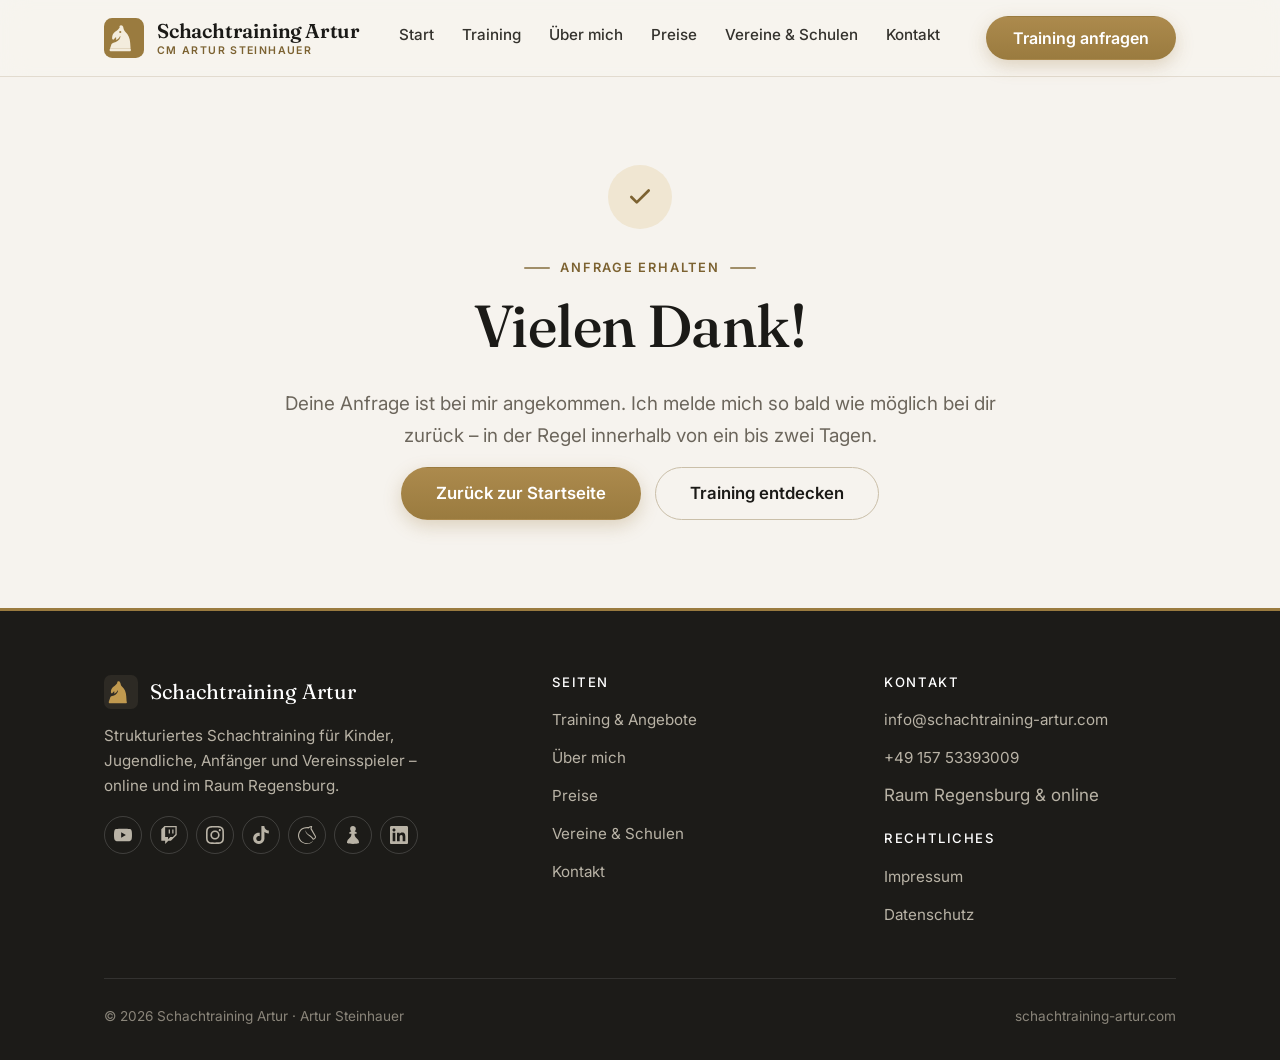
<file: danke.html>
<!DOCTYPE html>
<html lang="de">
<head>
  <meta charset="UTF-8">
  <meta name="viewport" content="width=device-width, initial-scale=1.0">
  <title>Danke für deine Anfrage – Schachtraining Artur</title>
  <meta name="description" content="Vielen Dank für deine Anfrage bei Schachtraining Artur. Ich melde mich zeitnah bei dir.">
  <meta name="robots" content="noindex">
  <link rel="icon" href="assets/img/favicon.svg" type="image/svg+xml">
  <link rel="preconnect" href="https://fonts.googleapis.com">
  <link rel="preconnect" href="https://fonts.gstatic.com" crossorigin>
  <link href="https://fonts.googleapis.com/css2?family=Fraunces:opsz,wght@9..144,400;9..144,500;9..144,600&family=Inter:wght@400;500;600;700&display=swap" rel="stylesheet">
  <link rel="stylesheet" href="assets/css/styles.css?v=10">
</head>
<body>
  <a href="#main" class="skip-link">Zum Inhalt springen</a>
  <header class="site-header">
    <div class="container nav">
      <a href="index.html" class="brand" aria-label="Schachtraining Artur – Startseite">
        <svg class="brand__mark" viewBox="0 0 64 64" aria-hidden="true"><rect width="64" height="64" rx="13"/><path fill="#f3ecdd" d="M25 15c-1.6 3.1-4.6 4.9-7.3 7.1-2.9 2.4-4.7 5.4-4.7 9.7 0 1.6.7 2.6 2 3l3.4-3.7c.5-.5 1.3-.1 1.2.6l-.5 3.6c4-1.1 5.4-3.9 6.6-6.4l.7 1.1c-1.6 5.9-5.9 8.4-11.2 9.7-2.4.6-3.5 2.1-3.9 4.2L9.5 49h33l-.6-9c-.5-8-3-13.3-7.2-17.3-2-1.9-3.2-3.9-3.6-6.6-.2-1.4-.6-2.6-1.6-3.6-1.2-1.2-3.4-1.3-4.9.5-.2-.3.6.5.4 2zM26 24a1.7 1.7 0 1 1 0-3.4 1.7 1.7 0 0 1 0 3.4z"/><rect x="9" y="49" width="34" height="4" rx="1.4" fill="#f3ecdd"/></svg>
        <span>Schachtraining Artur<small>CM Artur Steinhauer</small></span>
      </a>
      <button class="nav__toggle" aria-label="Menü" aria-expanded="false" aria-controls="nav-links"><span></span><span></span><span></span></button>
      <ul class="nav__links" id="nav-links">
        <li><a href="index.html">Start</a></li>
        <li><a href="training.html">Training</a></li>
        <li><a href="ueber-mich.html">Über mich</a></li>
        <li><a href="preise.html">Preise</a></li>
        <li><a href="vereine-schulen.html">Vereine &amp; Schulen</a></li>
        <li><a href="kontakt.html">Kontakt</a></li>
        <li class="nav__cta-mobile"><a href="kontakt.html" class="btn btn--primary" style="color:#fff;">Training anfragen</a></li>
      </ul>
      <a href="kontakt.html" class="btn btn--primary nav__cta" style="color:#fff;">Training anfragen</a>
    </div>
  </header>

  <main id="main">
    <section class="section">
      <div class="container narrow center">
        <div class="card__icon" style="margin:0 auto 20px;width:64px;height:64px;border-radius:50%;">
          <svg viewBox="0 0 24 24" width="34" height="34" fill="none" stroke="currentColor" stroke-width="2.5" stroke-linecap="round" stroke-linejoin="round"><path d="M20 6 9 17l-5-5"/></svg>
        </div>
        <span class="eyebrow">Anfrage erhalten</span>
        <h1 class="display">Vielen Dank!</h1>
        <p class="lead">Deine Anfrage ist bei mir angekommen. Ich melde mich so bald wie möglich bei dir zurück – in der Regel innerhalb von ein bis zwei Tagen.</p>
        <div class="btn-row center" style="margin-top:8px;">
          <a href="index.html" class="btn btn--primary btn--lg">Zurück zur Startseite</a>
          <a href="training.html" class="btn btn--ghost btn--lg">Training entdecken</a>
        </div>
      </div>
    </section>
  </main>

  <footer class="site-footer">
    <div class="container">
      <div class="footer__grid">
        <div>
          <div class="footer__brand">
            <svg width="34" height="34" viewBox="0 0 64 64" aria-hidden="true"><rect width="64" height="64" rx="13" fill="#2d2a24"/><path fill="#c0994f" d="M25 15c-1.6 3.1-4.6 4.9-7.3 7.1-2.9 2.4-4.7 5.4-4.7 9.7 0 1.6.7 2.6 2 3l3.4-3.7c.5-.5 1.3-.1 1.2.6l-.5 3.6c4-1.1 5.4-3.9 6.6-6.4l.7 1.1c-1.6 5.9-5.9 8.4-11.2 9.7-2.4.6-3.5 2.1-3.9 4.2L9.5 49h33l-.6-9c-.5-8-3-13.3-7.2-17.3-2-1.9-3.2-3.9-3.6-6.6-.2-1.4-.6-2.6-1.6-3.6-1.2-1.2-3.4-1.3-4.9.5-.2-.3.6.5.4 2z"/><rect x="9" y="49" width="34" height="4" rx="1.4" fill="#c0994f"/></svg>
            Schachtraining Artur
          </div>
          <p>Strukturiertes Schachtraining für Kinder, Jugendliche, Anfänger und Vereinsspieler – online und im Raum Regensburg.</p>
          <div class="socials" aria-label="Social Media">
            <a href="https://www.youtube.com/@Arturblunder" class="social" style="--brand:#FF0000;" target="_blank" rel="noopener" aria-label="YouTube" title="YouTube"><svg viewBox="0 0 24 24" aria-hidden="true"><path fill="currentColor" d="M23.498 6.186a3.016 3.016 0 0 0-2.122-2.136C19.505 3.545 12 3.545 12 3.545s-7.505 0-9.377.505A3.017 3.017 0 0 0 .502 6.186C0 8.07 0 12 0 12s0 3.93.502 5.814a3.016 3.016 0 0 0 2.122 2.136c1.871.505 9.376.505 9.376.505s7.505 0 9.377-.505a3.015 3.015 0 0 0 2.122-2.136C24 15.93 24 12 24 12s0-3.93-.502-5.814zM9.545 15.568V8.432L15.818 12l-6.273 3.568z"/></svg></a>
            <a href="https://www.twitch.tv/arturblunder" class="social" style="--brand:#9146FF;" target="_blank" rel="noopener" aria-label="Twitch" title="Twitch"><svg viewBox="0 0 24 24" aria-hidden="true"><path fill="currentColor" d="M11.571 4.714h1.715v5.143H11.57zm4.715 0H18v5.143h-1.714zM6 0L1.714 4.286v15.428h5.143V24l4.286-4.286h3.428L22.286 12V0zm14.571 11.143l-3.428 3.428h-3.429l-3 3v-3H6.857V1.714h13.714Z"/></svg></a>
            <a href="https://www.instagram.com/arturblunder/" class="social" style="--brand:#E4405F;" target="_blank" rel="noopener" aria-label="Instagram" title="Instagram"><svg viewBox="0 0 24 24" aria-hidden="true"><path fill="currentColor" d="M7.0301.084c-1.2768.0602-2.1487.264-2.911.5634-.7888.3075-1.4575.72-2.1228 1.3877-.6652.6677-1.075 1.3368-1.3802 2.127-.2954.7638-.4956 1.6365-.552 2.914-.0564 1.2775-.0689 1.6882-.0626 4.947.0062 3.2586.0206 3.6671.0825 4.9473.061 1.2765.264 2.1482.5635 2.9107.308.7889.72 1.4573 1.388 2.1228.6679.6655 1.3365 1.0743 2.1285 1.38.7632.295 1.6361.4961 2.9134.552 1.2773.056 1.6884.069 4.9462.0627 3.2578-.0062 3.668-.0207 4.9478-.0814 1.28-.0607 2.147-.2652 2.9098-.5633.7889-.3086 1.4578-.72 2.1228-1.3881.665-.6682 1.0745-1.3378 1.3795-2.1284.2957-.7632.4966-1.636.552-2.9124.056-1.2809.0692-1.6898.063-4.948-.0063-3.2583-.021-3.6668-.0817-4.9465-.0607-1.2797-.264-2.1487-.5633-2.9117-.3084-.7889-.72-1.4568-1.3876-2.1228C21.2982 1.33 20.628.9208 19.8378.6165 19.074.321 18.2017.1197 16.9244.0645 15.6471.0093 15.236-.005 11.977.0014 8.718.0076 8.31.0215 7.0301.0839m.1402 21.6932c-1.17-.0509-1.8053-.2453-2.2287-.408-.5606-.216-.96-.4771-1.3819-.895-.422-.4178-.6811-.8186-.9-1.378-.1644-.4234-.3624-1.058-.4171-2.228-.0595-1.2645-.072-1.6442-.079-4.848-.007-3.2037.0053-3.583.0607-4.848.05-1.169.2456-1.805.408-2.2282.216-.5613.4762-.96.895-1.3816.4188-.4217.8184-.6814 1.3783-.9003.423-.1651 1.0575-.3614 2.227-.4171 1.2655-.06 1.6447-.072 4.848-.079 3.2033-.007 3.5835.005 4.8495.0608 1.169.0508 1.8053.2445 2.228.408.5608.216.96.4754 1.3816.895.4217.4194.6816.8176.9005 1.3787.1653.4217.3617 1.056.4169 2.2263.0602 1.2655.0739 1.645.0796 4.848.0058 3.203-.0055 3.5834-.061 4.848-.051 1.17-.245 1.8055-.408 2.2294-.216.5604-.4763.96-.8954 1.3814-.419.4215-.8181.6811-1.3783.9-.4224.1649-1.0577.3617-2.2262.4174-1.2656.0595-1.6448.072-4.8493.079-3.2045.007-3.5825-.006-4.848-.0608M16.953 5.5864A1.44 1.44 0 1 0 18.39 4.144a1.44 1.44 0 0 0-1.437 1.4424M5.8385 12.012c.0067 3.4032 2.7706 6.1557 6.173 6.1493 3.4026-.0065 6.157-2.7701 6.1506-6.1733-.0065-3.4032-2.771-6.1565-6.174-6.1498-3.403.0067-6.156 2.771-6.1496 6.1738M8 12.0077a4 4 0 1 1 4.008 3.9921A3.9996 3.9996 0 0 1 8 12.0077"/></svg></a>
            <a href="https://www.tiktok.com/@arturblunder" class="social" style="--brand:#000000;" target="_blank" rel="noopener" aria-label="TikTok" title="TikTok"><svg viewBox="0 0 24 24" aria-hidden="true"><path fill="currentColor" d="M12.525.02c1.31-.02 2.61-.01 3.91-.02.08 1.53.63 3.09 1.75 4.17 1.12 1.11 2.7 1.62 4.24 1.79v4.03c-1.44-.05-2.89-.35-4.2-.97-.57-.26-1.1-.59-1.62-.93-.01 2.92.01 5.84-.02 8.75-.08 1.4-.54 2.79-1.35 3.94-1.31 1.92-3.58 3.17-5.91 3.21-1.43.08-2.86-.31-4.08-1.03-2.02-1.19-3.44-3.37-3.65-5.71-.02-.5-.03-1-.01-1.49.18-1.9 1.12-3.72 2.58-4.96 1.66-1.44 3.98-2.13 6.15-1.72.02 1.48-.04 2.96-.04 4.44-.99-.32-2.15-.23-3.02.37-.63.41-1.11 1.04-1.36 1.75-.21.51-.15 1.07-.14 1.61.24 1.64 1.82 3.02 3.5 2.87 1.12-.01 2.19-.66 2.77-1.61.19-.33.4-.67.41-1.06.1-1.79.06-3.57.07-5.36.01-4.03-.01-8.05.02-12.07z"/></svg></a>
            <a href="https://lichess.org/@/Artur_Steinhauer" class="social" style="--brand:#000000;" target="_blank" rel="noopener" aria-label="Lichess" title="Lichess"><svg viewBox="0 0 24 24" aria-hidden="true"><path fill="currentColor" d="M10.457 6.161a.237.237 0 0 0-.296.165c-.8 2.785 2.819 5.579 5.214 7.428.653.504 1.216.939 1.591 1.292 1.745 1.642 2.564 2.851 2.733 3.178a.24.24 0 0 0 .275.122c.047-.013 4.726-1.3 3.934-4.574a.257.257 0 0 0-.023-.06L18.204 3.407 18.93.295a.24.24 0 0 0-.262-.293c-1.7.201-3.115.435-4.5 1.425-4.844-.323-8.718.9-11.213 3.539C.334 7.737-.246 11.515.085 14.128c.763 5.655 5.191 8.631 9.081 9.532.993.229 1.974.34 2.923.34 3.344 0 6.297-1.381 7.946-3.85a.24.24 0 0 0-.372-.3c-3.411 3.527-9.002 4.134-13.296 1.444-4.485-2.81-6.202-8.41-3.91-12.749C4.741 4.221 8.801 2.362 13.888 3.31c.056.01.115 0 .165-.029l.335-.197c.926-.546 1.961-1.157 2.873-1.279l-.694 1.993a.243.243 0 0 0 .02.202l6.082 10.192c-.193 2.028-1.706 2.506-2.226 2.611-.287-.645-.814-1.364-2.306-2.803-.422-.407-1.21-.941-2.124-1.56-2.364-1.601-5.937-4.02-5.391-5.984a.239.239 0 0 0-.165-.295z"/></svg></a>
            <a href="https://www.chess.com/member/ArturSteinhauer" class="social" style="--brand:#81B64C;" target="_blank" rel="noopener" aria-label="Chess.com" title="Chess.com"><svg viewBox="0 0 24 24" aria-hidden="true"><path fill="currentColor" d="M12 0a3.85 3.85 0 0 0-3.875 3.846A3.84 3.84 0 0 0 9.73 6.969l-2.79 1.85c0 .622.144 1.114.434 1.649H9.83c-.014.245-.014.549-.014.925 0 .025.003.048.006.071-.064 1.353-.507 3.472-3.62 5.842-.816.625-1.423 1.495-1.806 2.533a.33.33 0 0 0-.045.084 8.124 8.124 0 0 0-.39 2.516c0 .1.216 1.561 8.038 1.561s8.038-1.46 8.038-1.561c0-2.227-.824-4.048-2.24-5.133-4.034-3.08-3.586-5.74-3.644-6.838h2.458c.29-.535.434-1.027.434-1.649l-2.79-1.836a3.86 3.86 0 0 0 1.604-3.123A3.873 3.873 0 0 0 13.445.275c-.004-.002-.01.004-.015.004A3.76 3.76 0 0 0 12 0Z"/></svg></a>
            <a href="https://www.linkedin.com/in/artur-steinhauer-683359333/" class="social" style="--brand:#0A66C2;" target="_blank" rel="noopener" aria-label="LinkedIn" title="LinkedIn"><svg viewBox="0 0 24 24" aria-hidden="true"><path fill="currentColor" d="M20.447 20.452h-3.554v-5.569c0-1.328-.027-3.037-1.852-3.037-1.853 0-2.136 1.445-2.136 2.939v5.667H9.351V9h3.414v1.561h.046c.477-.9 1.637-1.85 3.37-1.85 3.601 0 4.267 2.37 4.267 5.455v6.286zM5.337 7.433c-1.144 0-2.063-.926-2.063-2.065 0-1.138.92-2.063 2.063-2.063 1.14 0 2.064.925 2.064 2.063 0 1.139-.925 2.065-2.064 2.065zm1.782 13.019H3.555V9h3.564v11.452zM22.225 0H1.771C.792 0 0 .774 0 1.729v20.542C0 23.227.792 24 1.771 24h20.451C23.2 24 24 23.227 24 22.271V1.729C24 .774 23.2 0 22.222 0h.003z"/></svg></a>
          </div>
        </div>
        <div>
          <h4>Seiten</h4>
          <ul>
            <li><a href="training.html">Training &amp; Angebote</a></li>
            <li><a href="ueber-mich.html">Über mich</a></li>
            <li><a href="preise.html">Preise</a></li>
            <li><a href="vereine-schulen.html">Vereine &amp; Schulen</a></li>
            <li><a href="kontakt.html">Kontakt</a></li>
          </ul>
        </div>
        <div>
          <h4>Kontakt</h4>
          <ul>
            <li><a href="mailto:info@schachtraining-artur.com">info@schachtraining-artur.com</a></li>
            <li><a href="https://wa.me/4915753393009?text=Hallo%20Artur%2C%20ich%20interessiere%20mich%20f%C3%BCr%20Schachtraining%20und%20w%C3%BCrde%20gerne%20mehr%20erfahren." target="_blank" rel="noopener">+49 157 53393009</a></li>
            <li>Raum Regensburg &amp; online</li>
          </ul>
          <h4 style="margin-top:22px;">Rechtliches</h4>
          <ul>
            <li><a href="impressum.html">Impressum</a></li>
            <li><a href="datenschutz.html">Datenschutz</a></li>
          </ul>
        </div>
      </div>
      <div class="footer__bottom">
        <span>© <span id="year">2026</span> Schachtraining Artur · Artur Steinhauer</span>
        <span>schachtraining-artur.com</span>
      </div>
    </div>
  </footer>
  <script src="assets/js/main.js?v=8"></script>
</body>
</html>
</file>
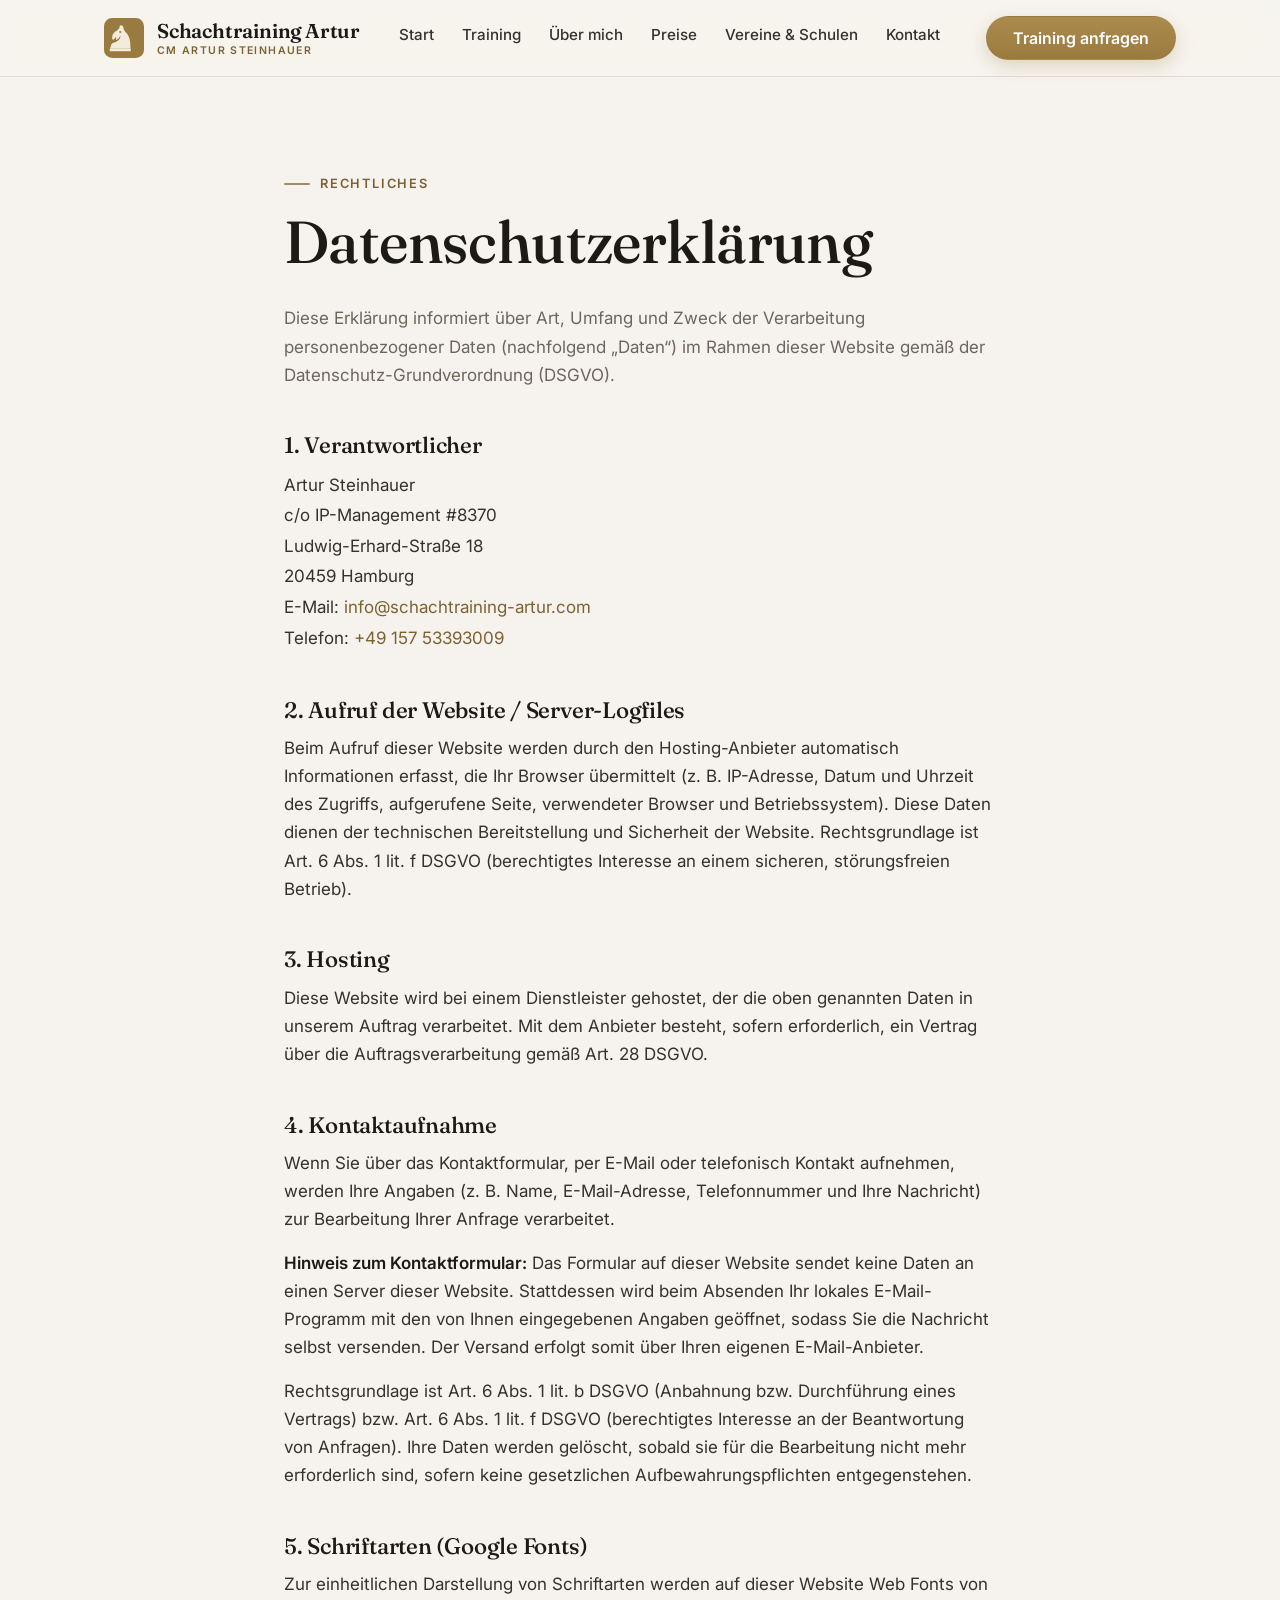
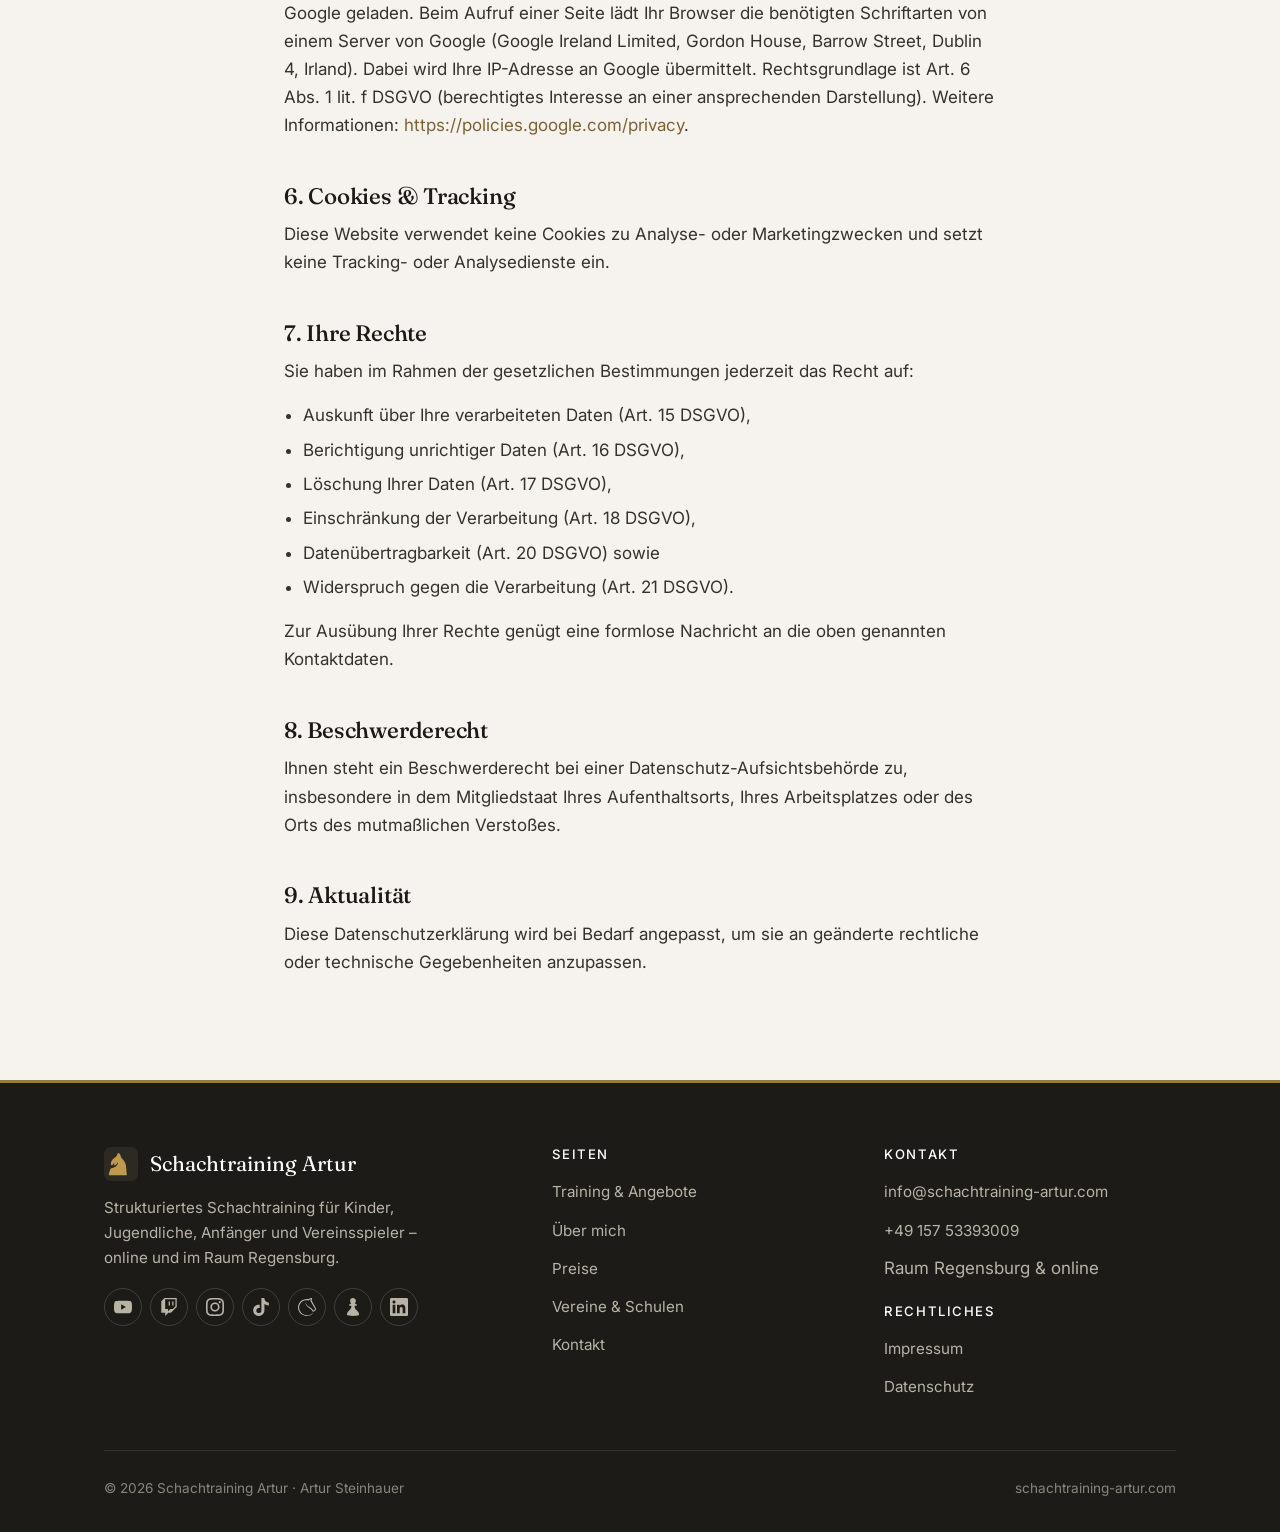
<file: datenschutz.html>
<!DOCTYPE html>
<html lang="de">
<head>
  <meta charset="UTF-8">
  <meta name="viewport" content="width=device-width, initial-scale=1.0">
  <title>Datenschutzerklärung – Schachtraining Artur</title>
  <meta name="description" content="Datenschutzerklärung von Schachtraining Artur nach DSGVO – Informationen zur Verarbeitung personenbezogener Daten.">
  <meta name="robots" content="noindex">
  <link rel="canonical" href="https://schachtraining-artur.com/datenschutz.html">
  <link rel="icon" href="assets/img/favicon.svg" type="image/svg+xml">
  <link rel="preconnect" href="https://fonts.googleapis.com">
  <link rel="preconnect" href="https://fonts.gstatic.com" crossorigin>
  <link href="https://fonts.googleapis.com/css2?family=Fraunces:opsz,wght@9..144,400;9..144,500;9..144,600&family=Inter:wght@400;500;600;700&display=swap" rel="stylesheet">
  <link rel="stylesheet" href="assets/css/styles.css?v=10">
</head>
<body>
  <a href="#main" class="skip-link">Zum Inhalt springen</a>
  <header class="site-header">
    <div class="container nav">
      <a href="index.html" class="brand" aria-label="Schachtraining Artur – Startseite">
        <svg class="brand__mark" viewBox="0 0 64 64" aria-hidden="true"><rect width="64" height="64" rx="13"/><path fill="#f3ecdd" d="M25 15c-1.6 3.1-4.6 4.9-7.3 7.1-2.9 2.4-4.7 5.4-4.7 9.7 0 1.6.7 2.6 2 3l3.4-3.7c.5-.5 1.3-.1 1.2.6l-.5 3.6c4-1.1 5.4-3.9 6.6-6.4l.7 1.1c-1.6 5.9-5.9 8.4-11.2 9.7-2.4.6-3.5 2.1-3.9 4.2L9.5 49h33l-.6-9c-.5-8-3-13.3-7.2-17.3-2-1.9-3.2-3.9-3.6-6.6-.2-1.4-.6-2.6-1.6-3.6-1.2-1.2-3.4-1.3-4.9.5-.2-.3.6.5.4 2zM26 24a1.7 1.7 0 1 1 0-3.4 1.7 1.7 0 0 1 0 3.4z"/><rect x="9" y="49" width="34" height="4" rx="1.4" fill="#f3ecdd"/></svg>
        <span>Schachtraining Artur<small>CM Artur Steinhauer</small></span>
      </a>
      <button class="nav__toggle" aria-label="Menü" aria-expanded="false" aria-controls="nav-links"><span></span><span></span><span></span></button>
      <ul class="nav__links" id="nav-links">
        <li><a href="index.html">Start</a></li>
        <li><a href="training.html">Training</a></li>
        <li><a href="ueber-mich.html">Über mich</a></li>
        <li><a href="preise.html">Preise</a></li>
        <li><a href="vereine-schulen.html">Vereine &amp; Schulen</a></li>
        <li><a href="kontakt.html">Kontakt</a></li>
        <li class="nav__cta-mobile"><a href="kontakt.html" class="btn btn--primary" style="color:#fff;">Training anfragen</a></li>
      </ul>
      <a href="kontakt.html" class="btn btn--primary nav__cta" style="color:#fff;">Training anfragen</a>
    </div>
  </header>

  <main id="main">
    <section class="section">
      <div class="container legal">
        <span class="eyebrow">Rechtliches</span>
        <h1 class="display">Datenschutzerklärung</h1>
        <p style="color:var(--muted);">Diese Erklärung informiert über Art, Umfang und Zweck der Verarbeitung personenbezogener Daten (nachfolgend „Daten“) im Rahmen dieser Website gemäß der Datenschutz-Grundverordnung (DSGVO).</p>

        <h2>1. Verantwortlicher</h2>
        <address>
          Artur Steinhauer<br>
          c/o IP-Management #8370<br>
          Ludwig-Erhard-Straße 18<br>
          20459 Hamburg<br>
          E-Mail: <a href="mailto:info@schachtraining-artur.com">info@schachtraining-artur.com</a><br>
          Telefon: <a href="https://wa.me/4915753393009?text=Hallo%20Artur%2C%20ich%20interessiere%20mich%20f%C3%BCr%20Schachtraining%20und%20w%C3%BCrde%20gerne%20mehr%20erfahren." target="_blank" rel="noopener">+49 157 53393009</a>
        </address>

        <h2>2. Aufruf der Website / Server-Logfiles</h2>
        <p>Beim Aufruf dieser Website werden durch den Hosting-Anbieter automatisch Informationen erfasst, die Ihr Browser übermittelt (z. B. IP-Adresse, Datum und Uhrzeit des Zugriffs, aufgerufene Seite, verwendeter Browser und Betriebssystem). Diese Daten dienen der technischen Bereitstellung und Sicherheit der Website. Rechtsgrundlage ist Art. 6 Abs. 1 lit. f DSGVO (berechtigtes Interesse an einem sicheren, störungsfreien Betrieb).</p>

        <h2>3. Hosting</h2>
        <p>Diese Website wird bei einem Dienstleister gehostet, der die oben genannten Daten in unserem Auftrag verarbeitet. Mit dem Anbieter besteht, sofern erforderlich, ein Vertrag über die Auftragsverarbeitung gemäß Art. 28 DSGVO.</p>

        <h2>4. Kontaktaufnahme</h2>
        <p>Wenn Sie über das Kontaktformular, per E-Mail oder telefonisch Kontakt aufnehmen, werden Ihre Angaben (z. B. Name, E-Mail-Adresse, Telefonnummer und Ihre Nachricht) zur Bearbeitung Ihrer Anfrage verarbeitet.</p>
        <p><strong>Hinweis zum Kontaktformular:</strong> Das Formular auf dieser Website sendet keine Daten an einen Server dieser Website. Stattdessen wird beim Absenden Ihr lokales E-Mail-Programm mit den von Ihnen eingegebenen Angaben geöffnet, sodass Sie die Nachricht selbst versenden. Der Versand erfolgt somit über Ihren eigenen E-Mail-Anbieter.</p>
        <p>Rechtsgrundlage ist Art. 6 Abs. 1 lit. b DSGVO (Anbahnung bzw. Durchführung eines Vertrags) bzw. Art. 6 Abs. 1 lit. f DSGVO (berechtigtes Interesse an der Beantwortung von Anfragen). Ihre Daten werden gelöscht, sobald sie für die Bearbeitung nicht mehr erforderlich sind, sofern keine gesetzlichen Aufbewahrungspflichten entgegenstehen.</p>

        <h2>5. Schriftarten (Google Fonts)</h2>
        <p>Zur einheitlichen Darstellung von Schriftarten werden auf dieser Website Web Fonts von Google geladen. Beim Aufruf einer Seite lädt Ihr Browser die benötigten Schriftarten von einem Server von Google (Google Ireland Limited, Gordon House, Barrow Street, Dublin 4, Irland). Dabei wird Ihre IP-Adresse an Google übermittelt. Rechtsgrundlage ist Art. 6 Abs. 1 lit. f DSGVO (berechtigtes Interesse an einer ansprechenden Darstellung). Weitere Informationen: <a href="https://policies.google.com/privacy" target="_blank" rel="noopener">https://policies.google.com/privacy</a>.</p>

        <h2>6. Cookies &amp; Tracking</h2>
        <p>Diese Website verwendet keine Cookies zu Analyse- oder Marketingzwecken und setzt keine Tracking- oder Analysedienste ein.</p>

        <h2>7. Ihre Rechte</h2>
        <p>Sie haben im Rahmen der gesetzlichen Bestimmungen jederzeit das Recht auf:</p>
        <ul>
          <li>Auskunft über Ihre verarbeiteten Daten (Art. 15 DSGVO),</li>
          <li>Berichtigung unrichtiger Daten (Art. 16 DSGVO),</li>
          <li>Löschung Ihrer Daten (Art. 17 DSGVO),</li>
          <li>Einschränkung der Verarbeitung (Art. 18 DSGVO),</li>
          <li>Datenübertragbarkeit (Art. 20 DSGVO) sowie</li>
          <li>Widerspruch gegen die Verarbeitung (Art. 21 DSGVO).</li>
        </ul>
        <p>Zur Ausübung Ihrer Rechte genügt eine formlose Nachricht an die oben genannten Kontaktdaten.</p>

        <h2>8. Beschwerderecht</h2>
        <p>Ihnen steht ein Beschwerderecht bei einer Datenschutz-Aufsichtsbehörde zu, insbesondere in dem Mitgliedstaat Ihres Aufenthaltsorts, Ihres Arbeitsplatzes oder des Orts des mutmaßlichen Verstoßes.</p>

        <h2>9. Aktualität</h2>
        <p>Diese Datenschutzerklärung wird bei Bedarf angepasst, um sie an geänderte rechtliche oder technische Gegebenheiten anzupassen.</p>
      </div>
    </section>
  </main>

  <footer class="site-footer">
    <div class="container">
      <div class="footer__grid">
        <div>
          <div class="footer__brand">
            <svg width="34" height="34" viewBox="0 0 64 64" aria-hidden="true"><rect width="64" height="64" rx="13" fill="#2d2a24"/><path fill="#c0994f" d="M25 15c-1.6 3.1-4.6 4.9-7.3 7.1-2.9 2.4-4.7 5.4-4.7 9.7 0 1.6.7 2.6 2 3l3.4-3.7c.5-.5 1.3-.1 1.2.6l-.5 3.6c4-1.1 5.4-3.9 6.6-6.4l.7 1.1c-1.6 5.9-5.9 8.4-11.2 9.7-2.4.6-3.5 2.1-3.9 4.2L9.5 49h33l-.6-9c-.5-8-3-13.3-7.2-17.3-2-1.9-3.2-3.9-3.6-6.6-.2-1.4-.6-2.6-1.6-3.6-1.2-1.2-3.4-1.3-4.9.5-.2-.3.6.5.4 2z"/><rect x="9" y="49" width="34" height="4" rx="1.4" fill="#c0994f"/></svg>
            Schachtraining Artur
          </div>
          <p>Strukturiertes Schachtraining für Kinder, Jugendliche, Anfänger und Vereinsspieler – online und im Raum Regensburg.</p>
          <div class="socials" aria-label="Social Media">
            <a href="https://www.youtube.com/@Arturblunder" class="social" style="--brand:#FF0000;" target="_blank" rel="noopener" aria-label="YouTube" title="YouTube"><svg viewBox="0 0 24 24" aria-hidden="true"><path fill="currentColor" d="M23.498 6.186a3.016 3.016 0 0 0-2.122-2.136C19.505 3.545 12 3.545 12 3.545s-7.505 0-9.377.505A3.017 3.017 0 0 0 .502 6.186C0 8.07 0 12 0 12s0 3.93.502 5.814a3.016 3.016 0 0 0 2.122 2.136c1.871.505 9.376.505 9.376.505s7.505 0 9.377-.505a3.015 3.015 0 0 0 2.122-2.136C24 15.93 24 12 24 12s0-3.93-.502-5.814zM9.545 15.568V8.432L15.818 12l-6.273 3.568z"/></svg></a>
            <a href="https://www.twitch.tv/arturblunder" class="social" style="--brand:#9146FF;" target="_blank" rel="noopener" aria-label="Twitch" title="Twitch"><svg viewBox="0 0 24 24" aria-hidden="true"><path fill="currentColor" d="M11.571 4.714h1.715v5.143H11.57zm4.715 0H18v5.143h-1.714zM6 0L1.714 4.286v15.428h5.143V24l4.286-4.286h3.428L22.286 12V0zm14.571 11.143l-3.428 3.428h-3.429l-3 3v-3H6.857V1.714h13.714Z"/></svg></a>
            <a href="https://www.instagram.com/arturblunder/" class="social" style="--brand:#E4405F;" target="_blank" rel="noopener" aria-label="Instagram" title="Instagram"><svg viewBox="0 0 24 24" aria-hidden="true"><path fill="currentColor" d="M7.0301.084c-1.2768.0602-2.1487.264-2.911.5634-.7888.3075-1.4575.72-2.1228 1.3877-.6652.6677-1.075 1.3368-1.3802 2.127-.2954.7638-.4956 1.6365-.552 2.914-.0564 1.2775-.0689 1.6882-.0626 4.947.0062 3.2586.0206 3.6671.0825 4.9473.061 1.2765.264 2.1482.5635 2.9107.308.7889.72 1.4573 1.388 2.1228.6679.6655 1.3365 1.0743 2.1285 1.38.7632.295 1.6361.4961 2.9134.552 1.2773.056 1.6884.069 4.9462.0627 3.2578-.0062 3.668-.0207 4.9478-.0814 1.28-.0607 2.147-.2652 2.9098-.5633.7889-.3086 1.4578-.72 2.1228-1.3881.665-.6682 1.0745-1.3378 1.3795-2.1284.2957-.7632.4966-1.636.552-2.9124.056-1.2809.0692-1.6898.063-4.948-.0063-3.2583-.021-3.6668-.0817-4.9465-.0607-1.2797-.264-2.1487-.5633-2.9117-.3084-.7889-.72-1.4568-1.3876-2.1228C21.2982 1.33 20.628.9208 19.8378.6165 19.074.321 18.2017.1197 16.9244.0645 15.6471.0093 15.236-.005 11.977.0014 8.718.0076 8.31.0215 7.0301.0839m.1402 21.6932c-1.17-.0509-1.8053-.2453-2.2287-.408-.5606-.216-.96-.4771-1.3819-.895-.422-.4178-.6811-.8186-.9-1.378-.1644-.4234-.3624-1.058-.4171-2.228-.0595-1.2645-.072-1.6442-.079-4.848-.007-3.2037.0053-3.583.0607-4.848.05-1.169.2456-1.805.408-2.2282.216-.5613.4762-.96.895-1.3816.4188-.4217.8184-.6814 1.3783-.9003.423-.1651 1.0575-.3614 2.227-.4171 1.2655-.06 1.6447-.072 4.848-.079 3.2033-.007 3.5835.005 4.8495.0608 1.169.0508 1.8053.2445 2.228.408.5608.216.96.4754 1.3816.895.4217.4194.6816.8176.9005 1.3787.1653.4217.3617 1.056.4169 2.2263.0602 1.2655.0739 1.645.0796 4.848.0058 3.203-.0055 3.5834-.061 4.848-.051 1.17-.245 1.8055-.408 2.2294-.216.5604-.4763.96-.8954 1.3814-.419.4215-.8181.6811-1.3783.9-.4224.1649-1.0577.3617-2.2262.4174-1.2656.0595-1.6448.072-4.8493.079-3.2045.007-3.5825-.006-4.848-.0608M16.953 5.5864A1.44 1.44 0 1 0 18.39 4.144a1.44 1.44 0 0 0-1.437 1.4424M5.8385 12.012c.0067 3.4032 2.7706 6.1557 6.173 6.1493 3.4026-.0065 6.157-2.7701 6.1506-6.1733-.0065-3.4032-2.771-6.1565-6.174-6.1498-3.403.0067-6.156 2.771-6.1496 6.1738M8 12.0077a4 4 0 1 1 4.008 3.9921A3.9996 3.9996 0 0 1 8 12.0077"/></svg></a>
            <a href="https://www.tiktok.com/@arturblunder" class="social" style="--brand:#000000;" target="_blank" rel="noopener" aria-label="TikTok" title="TikTok"><svg viewBox="0 0 24 24" aria-hidden="true"><path fill="currentColor" d="M12.525.02c1.31-.02 2.61-.01 3.91-.02.08 1.53.63 3.09 1.75 4.17 1.12 1.11 2.7 1.62 4.24 1.79v4.03c-1.44-.05-2.89-.35-4.2-.97-.57-.26-1.1-.59-1.62-.93-.01 2.92.01 5.84-.02 8.75-.08 1.4-.54 2.79-1.35 3.94-1.31 1.92-3.58 3.17-5.91 3.21-1.43.08-2.86-.31-4.08-1.03-2.02-1.19-3.44-3.37-3.65-5.71-.02-.5-.03-1-.01-1.49.18-1.9 1.12-3.72 2.58-4.96 1.66-1.44 3.98-2.13 6.15-1.72.02 1.48-.04 2.96-.04 4.44-.99-.32-2.15-.23-3.02.37-.63.41-1.11 1.04-1.36 1.75-.21.51-.15 1.07-.14 1.61.24 1.64 1.82 3.02 3.5 2.87 1.12-.01 2.19-.66 2.77-1.61.19-.33.4-.67.41-1.06.1-1.79.06-3.57.07-5.36.01-4.03-.01-8.05.02-12.07z"/></svg></a>
            <a href="https://lichess.org/@/Artur_Steinhauer" class="social" style="--brand:#000000;" target="_blank" rel="noopener" aria-label="Lichess" title="Lichess"><svg viewBox="0 0 24 24" aria-hidden="true"><path fill="currentColor" d="M10.457 6.161a.237.237 0 0 0-.296.165c-.8 2.785 2.819 5.579 5.214 7.428.653.504 1.216.939 1.591 1.292 1.745 1.642 2.564 2.851 2.733 3.178a.24.24 0 0 0 .275.122c.047-.013 4.726-1.3 3.934-4.574a.257.257 0 0 0-.023-.06L18.204 3.407 18.93.295a.24.24 0 0 0-.262-.293c-1.7.201-3.115.435-4.5 1.425-4.844-.323-8.718.9-11.213 3.539C.334 7.737-.246 11.515.085 14.128c.763 5.655 5.191 8.631 9.081 9.532.993.229 1.974.34 2.923.34 3.344 0 6.297-1.381 7.946-3.85a.24.24 0 0 0-.372-.3c-3.411 3.527-9.002 4.134-13.296 1.444-4.485-2.81-6.202-8.41-3.91-12.749C4.741 4.221 8.801 2.362 13.888 3.31c.056.01.115 0 .165-.029l.335-.197c.926-.546 1.961-1.157 2.873-1.279l-.694 1.993a.243.243 0 0 0 .02.202l6.082 10.192c-.193 2.028-1.706 2.506-2.226 2.611-.287-.645-.814-1.364-2.306-2.803-.422-.407-1.21-.941-2.124-1.56-2.364-1.601-5.937-4.02-5.391-5.984a.239.239 0 0 0-.165-.295z"/></svg></a>
            <a href="https://www.chess.com/member/ArturSteinhauer" class="social" style="--brand:#81B64C;" target="_blank" rel="noopener" aria-label="Chess.com" title="Chess.com"><svg viewBox="0 0 24 24" aria-hidden="true"><path fill="currentColor" d="M12 0a3.85 3.85 0 0 0-3.875 3.846A3.84 3.84 0 0 0 9.73 6.969l-2.79 1.85c0 .622.144 1.114.434 1.649H9.83c-.014.245-.014.549-.014.925 0 .025.003.048.006.071-.064 1.353-.507 3.472-3.62 5.842-.816.625-1.423 1.495-1.806 2.533a.33.33 0 0 0-.045.084 8.124 8.124 0 0 0-.39 2.516c0 .1.216 1.561 8.038 1.561s8.038-1.46 8.038-1.561c0-2.227-.824-4.048-2.24-5.133-4.034-3.08-3.586-5.74-3.644-6.838h2.458c.29-.535.434-1.027.434-1.649l-2.79-1.836a3.86 3.86 0 0 0 1.604-3.123A3.873 3.873 0 0 0 13.445.275c-.004-.002-.01.004-.015.004A3.76 3.76 0 0 0 12 0Z"/></svg></a>
            <a href="https://www.linkedin.com/in/artur-steinhauer-683359333/" class="social" style="--brand:#0A66C2;" target="_blank" rel="noopener" aria-label="LinkedIn" title="LinkedIn"><svg viewBox="0 0 24 24" aria-hidden="true"><path fill="currentColor" d="M20.447 20.452h-3.554v-5.569c0-1.328-.027-3.037-1.852-3.037-1.853 0-2.136 1.445-2.136 2.939v5.667H9.351V9h3.414v1.561h.046c.477-.9 1.637-1.85 3.37-1.85 3.601 0 4.267 2.37 4.267 5.455v6.286zM5.337 7.433c-1.144 0-2.063-.926-2.063-2.065 0-1.138.92-2.063 2.063-2.063 1.14 0 2.064.925 2.064 2.063 0 1.139-.925 2.065-2.064 2.065zm1.782 13.019H3.555V9h3.564v11.452zM22.225 0H1.771C.792 0 0 .774 0 1.729v20.542C0 23.227.792 24 1.771 24h20.451C23.2 24 24 23.227 24 22.271V1.729C24 .774 23.2 0 22.222 0h.003z"/></svg></a>
          </div>
        </div>
        <div>
          <h4>Seiten</h4>
          <ul>
            <li><a href="training.html">Training &amp; Angebote</a></li>
            <li><a href="ueber-mich.html">Über mich</a></li>
            <li><a href="preise.html">Preise</a></li>
            <li><a href="vereine-schulen.html">Vereine &amp; Schulen</a></li>
            <li><a href="kontakt.html">Kontakt</a></li>
          </ul>
        </div>
        <div>
          <h4>Kontakt</h4>
          <ul>
            <li><a href="mailto:info@schachtraining-artur.com">info@schachtraining-artur.com</a></li>
            <li><a href="https://wa.me/4915753393009?text=Hallo%20Artur%2C%20ich%20interessiere%20mich%20f%C3%BCr%20Schachtraining%20und%20w%C3%BCrde%20gerne%20mehr%20erfahren." target="_blank" rel="noopener">+49 157 53393009</a></li>
            <li>Raum Regensburg &amp; online</li>
          </ul>
          <h4 style="margin-top:22px;">Rechtliches</h4>
          <ul>
            <li><a href="impressum.html">Impressum</a></li>
            <li><a href="datenschutz.html">Datenschutz</a></li>
          </ul>
        </div>
      </div>
      <div class="footer__bottom">
        <span>© <span id="year">2026</span> Schachtraining Artur · Artur Steinhauer</span>
        <span>schachtraining-artur.com</span>
      </div>
    </div>
  </footer>
  <script src="assets/js/main.js?v=8"></script>
</body>
</html>
</file>
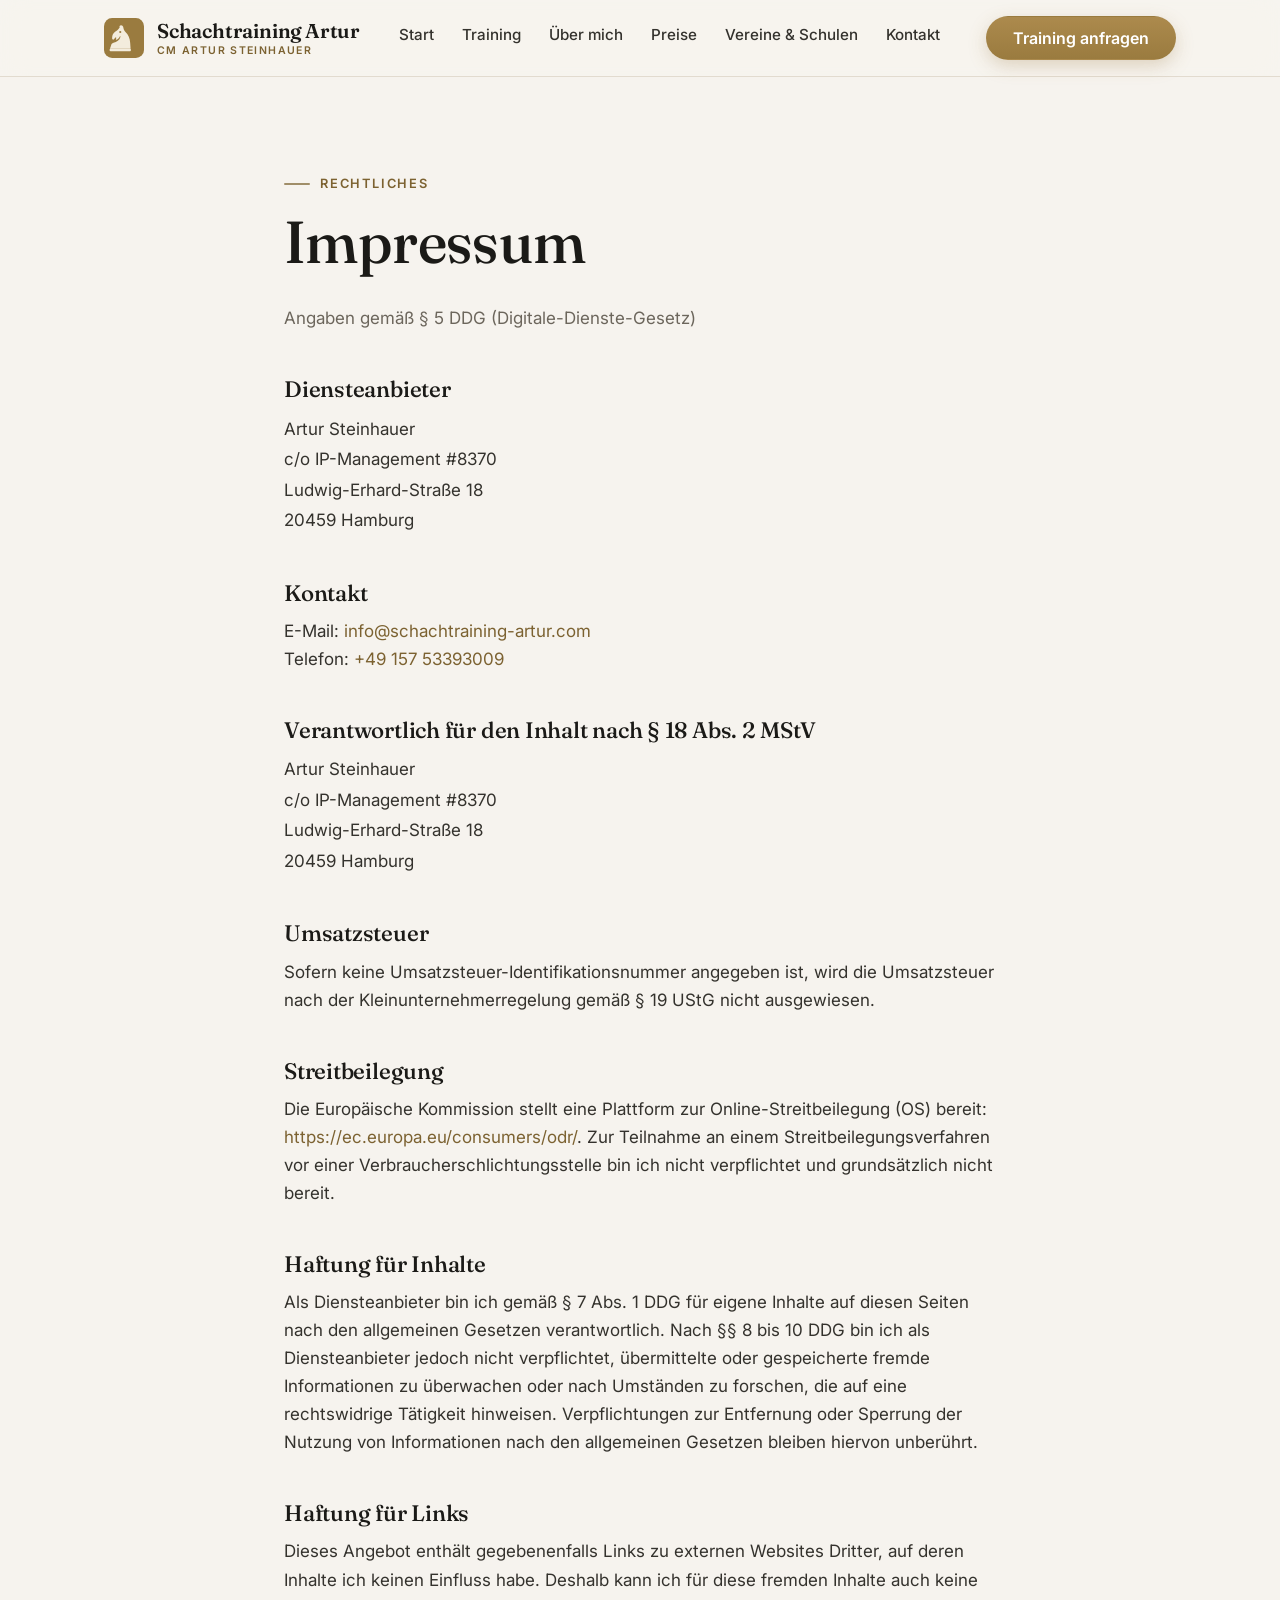
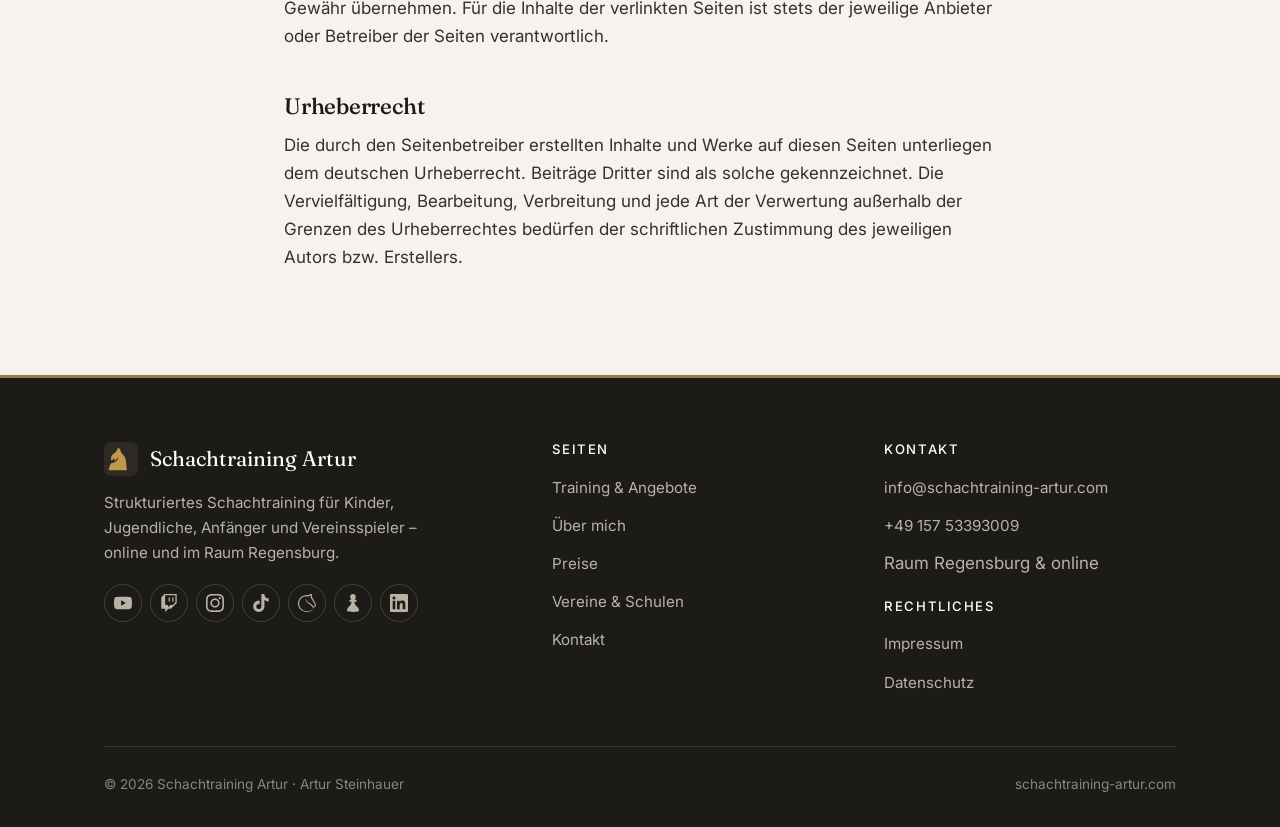
<file: impressum.html>
<!DOCTYPE html>
<html lang="de">
<head>
  <meta charset="UTF-8">
  <meta name="viewport" content="width=device-width, initial-scale=1.0">
  <title>Impressum – Schachtraining Artur</title>
  <meta name="description" content="Impressum gemäß § 5 DDG für Schachtraining Artur – Artur Steinhauer.">
  <meta name="robots" content="noindex">
  <link rel="canonical" href="https://schachtraining-artur.com/impressum.html">
  <link rel="icon" href="assets/img/favicon.svg" type="image/svg+xml">
  <link rel="preconnect" href="https://fonts.googleapis.com">
  <link rel="preconnect" href="https://fonts.gstatic.com" crossorigin>
  <link href="https://fonts.googleapis.com/css2?family=Fraunces:opsz,wght@9..144,400;9..144,500;9..144,600&family=Inter:wght@400;500;600;700&display=swap" rel="stylesheet">
  <link rel="stylesheet" href="assets/css/styles.css?v=10">
</head>
<body>
  <a href="#main" class="skip-link">Zum Inhalt springen</a>
  <header class="site-header">
    <div class="container nav">
      <a href="index.html" class="brand" aria-label="Schachtraining Artur – Startseite">
        <svg class="brand__mark" viewBox="0 0 64 64" aria-hidden="true"><rect width="64" height="64" rx="13"/><path fill="#f3ecdd" d="M25 15c-1.6 3.1-4.6 4.9-7.3 7.1-2.9 2.4-4.7 5.4-4.7 9.7 0 1.6.7 2.6 2 3l3.4-3.7c.5-.5 1.3-.1 1.2.6l-.5 3.6c4-1.1 5.4-3.9 6.6-6.4l.7 1.1c-1.6 5.9-5.9 8.4-11.2 9.7-2.4.6-3.5 2.1-3.9 4.2L9.5 49h33l-.6-9c-.5-8-3-13.3-7.2-17.3-2-1.9-3.2-3.9-3.6-6.6-.2-1.4-.6-2.6-1.6-3.6-1.2-1.2-3.4-1.3-4.9.5-.2-.3.6.5.4 2zM26 24a1.7 1.7 0 1 1 0-3.4 1.7 1.7 0 0 1 0 3.4z"/><rect x="9" y="49" width="34" height="4" rx="1.4" fill="#f3ecdd"/></svg>
        <span>Schachtraining Artur<small>CM Artur Steinhauer</small></span>
      </a>
      <button class="nav__toggle" aria-label="Menü" aria-expanded="false" aria-controls="nav-links"><span></span><span></span><span></span></button>
      <ul class="nav__links" id="nav-links">
        <li><a href="index.html">Start</a></li>
        <li><a href="training.html">Training</a></li>
        <li><a href="ueber-mich.html">Über mich</a></li>
        <li><a href="preise.html">Preise</a></li>
        <li><a href="vereine-schulen.html">Vereine &amp; Schulen</a></li>
        <li><a href="kontakt.html">Kontakt</a></li>
        <li class="nav__cta-mobile"><a href="kontakt.html" class="btn btn--primary" style="color:#fff;">Training anfragen</a></li>
      </ul>
      <a href="kontakt.html" class="btn btn--primary nav__cta" style="color:#fff;">Training anfragen</a>
    </div>
  </header>

  <main id="main">
    <section class="section">
      <div class="container legal">
        <span class="eyebrow">Rechtliches</span>
        <h1 class="display">Impressum</h1>
        <p style="color:var(--muted);">Angaben gemäß § 5 DDG (Digitale-Dienste-Gesetz)</p>

        <h2>Diensteanbieter</h2>
        <address>
          Artur Steinhauer<br>
          c/o IP-Management #8370<br>
          Ludwig-Erhard-Straße 18<br>
          20459 Hamburg
        </address>

        <h2>Kontakt</h2>
        <p>
          E-Mail: <a href="mailto:info@schachtraining-artur.com">info@schachtraining-artur.com</a><br>
          Telefon: <a href="https://wa.me/4915753393009?text=Hallo%20Artur%2C%20ich%20interessiere%20mich%20f%C3%BCr%20Schachtraining%20und%20w%C3%BCrde%20gerne%20mehr%20erfahren." target="_blank" rel="noopener">+49 157 53393009</a>
        </p>

        <h2>Verantwortlich für den Inhalt nach § 18 Abs. 2 MStV</h2>
        <address>
          Artur Steinhauer<br>
          c/o IP-Management #8370<br>
          Ludwig-Erhard-Straße 18<br>
          20459 Hamburg
        </address>

        <h2>Umsatzsteuer</h2>
        <p>Sofern keine Umsatzsteuer-Identifikationsnummer angegeben ist, wird die Umsatzsteuer nach der Kleinunternehmerregelung gemäß § 19 UStG nicht ausgewiesen.</p>

        <h2>Streitbeilegung</h2>
        <p>Die Europäische Kommission stellt eine Plattform zur Online-Streitbeilegung (OS) bereit: <a href="https://ec.europa.eu/consumers/odr/" target="_blank" rel="noopener">https://ec.europa.eu/consumers/odr/</a>. Zur Teilnahme an einem Streitbeilegungsverfahren vor einer Verbraucherschlichtungsstelle bin ich nicht verpflichtet und grundsätzlich nicht bereit.</p>

        <h2>Haftung für Inhalte</h2>
        <p>Als Diensteanbieter bin ich gemäß § 7 Abs. 1 DDG für eigene Inhalte auf diesen Seiten nach den allgemeinen Gesetzen verantwortlich. Nach §§ 8 bis 10 DDG bin ich als Diensteanbieter jedoch nicht verpflichtet, übermittelte oder gespeicherte fremde Informationen zu überwachen oder nach Umständen zu forschen, die auf eine rechtswidrige Tätigkeit hinweisen. Verpflichtungen zur Entfernung oder Sperrung der Nutzung von Informationen nach den allgemeinen Gesetzen bleiben hiervon unberührt.</p>

        <h2>Haftung für Links</h2>
        <p>Dieses Angebot enthält gegebenenfalls Links zu externen Websites Dritter, auf deren Inhalte ich keinen Einfluss habe. Deshalb kann ich für diese fremden Inhalte auch keine Gewähr übernehmen. Für die Inhalte der verlinkten Seiten ist stets der jeweilige Anbieter oder Betreiber der Seiten verantwortlich.</p>

        <h2>Urheberrecht</h2>
        <p>Die durch den Seitenbetreiber erstellten Inhalte und Werke auf diesen Seiten unterliegen dem deutschen Urheberrecht. Beiträge Dritter sind als solche gekennzeichnet. Die Vervielfältigung, Bearbeitung, Verbreitung und jede Art der Verwertung außerhalb der Grenzen des Urheberrechtes bedürfen der schriftlichen Zustimmung des jeweiligen Autors bzw. Erstellers.</p>
      </div>
    </section>
  </main>

  <footer class="site-footer">
    <div class="container">
      <div class="footer__grid">
        <div>
          <div class="footer__brand">
            <svg width="34" height="34" viewBox="0 0 64 64" aria-hidden="true"><rect width="64" height="64" rx="13" fill="#2d2a24"/><path fill="#c0994f" d="M25 15c-1.6 3.1-4.6 4.9-7.3 7.1-2.9 2.4-4.7 5.4-4.7 9.7 0 1.6.7 2.6 2 3l3.4-3.7c.5-.5 1.3-.1 1.2.6l-.5 3.6c4-1.1 5.4-3.9 6.6-6.4l.7 1.1c-1.6 5.9-5.9 8.4-11.2 9.7-2.4.6-3.5 2.1-3.9 4.2L9.5 49h33l-.6-9c-.5-8-3-13.3-7.2-17.3-2-1.9-3.2-3.9-3.6-6.6-.2-1.4-.6-2.6-1.6-3.6-1.2-1.2-3.4-1.3-4.9.5-.2-.3.6.5.4 2z"/><rect x="9" y="49" width="34" height="4" rx="1.4" fill="#c0994f"/></svg>
            Schachtraining Artur
          </div>
          <p>Strukturiertes Schachtraining für Kinder, Jugendliche, Anfänger und Vereinsspieler – online und im Raum Regensburg.</p>
          <div class="socials" aria-label="Social Media">
            <a href="https://www.youtube.com/@Arturblunder" class="social" style="--brand:#FF0000;" target="_blank" rel="noopener" aria-label="YouTube" title="YouTube"><svg viewBox="0 0 24 24" aria-hidden="true"><path fill="currentColor" d="M23.498 6.186a3.016 3.016 0 0 0-2.122-2.136C19.505 3.545 12 3.545 12 3.545s-7.505 0-9.377.505A3.017 3.017 0 0 0 .502 6.186C0 8.07 0 12 0 12s0 3.93.502 5.814a3.016 3.016 0 0 0 2.122 2.136c1.871.505 9.376.505 9.376.505s7.505 0 9.377-.505a3.015 3.015 0 0 0 2.122-2.136C24 15.93 24 12 24 12s0-3.93-.502-5.814zM9.545 15.568V8.432L15.818 12l-6.273 3.568z"/></svg></a>
            <a href="https://www.twitch.tv/arturblunder" class="social" style="--brand:#9146FF;" target="_blank" rel="noopener" aria-label="Twitch" title="Twitch"><svg viewBox="0 0 24 24" aria-hidden="true"><path fill="currentColor" d="M11.571 4.714h1.715v5.143H11.57zm4.715 0H18v5.143h-1.714zM6 0L1.714 4.286v15.428h5.143V24l4.286-4.286h3.428L22.286 12V0zm14.571 11.143l-3.428 3.428h-3.429l-3 3v-3H6.857V1.714h13.714Z"/></svg></a>
            <a href="https://www.instagram.com/arturblunder/" class="social" style="--brand:#E4405F;" target="_blank" rel="noopener" aria-label="Instagram" title="Instagram"><svg viewBox="0 0 24 24" aria-hidden="true"><path fill="currentColor" d="M7.0301.084c-1.2768.0602-2.1487.264-2.911.5634-.7888.3075-1.4575.72-2.1228 1.3877-.6652.6677-1.075 1.3368-1.3802 2.127-.2954.7638-.4956 1.6365-.552 2.914-.0564 1.2775-.0689 1.6882-.0626 4.947.0062 3.2586.0206 3.6671.0825 4.9473.061 1.2765.264 2.1482.5635 2.9107.308.7889.72 1.4573 1.388 2.1228.6679.6655 1.3365 1.0743 2.1285 1.38.7632.295 1.6361.4961 2.9134.552 1.2773.056 1.6884.069 4.9462.0627 3.2578-.0062 3.668-.0207 4.9478-.0814 1.28-.0607 2.147-.2652 2.9098-.5633.7889-.3086 1.4578-.72 2.1228-1.3881.665-.6682 1.0745-1.3378 1.3795-2.1284.2957-.7632.4966-1.636.552-2.9124.056-1.2809.0692-1.6898.063-4.948-.0063-3.2583-.021-3.6668-.0817-4.9465-.0607-1.2797-.264-2.1487-.5633-2.9117-.3084-.7889-.72-1.4568-1.3876-2.1228C21.2982 1.33 20.628.9208 19.8378.6165 19.074.321 18.2017.1197 16.9244.0645 15.6471.0093 15.236-.005 11.977.0014 8.718.0076 8.31.0215 7.0301.0839m.1402 21.6932c-1.17-.0509-1.8053-.2453-2.2287-.408-.5606-.216-.96-.4771-1.3819-.895-.422-.4178-.6811-.8186-.9-1.378-.1644-.4234-.3624-1.058-.4171-2.228-.0595-1.2645-.072-1.6442-.079-4.848-.007-3.2037.0053-3.583.0607-4.848.05-1.169.2456-1.805.408-2.2282.216-.5613.4762-.96.895-1.3816.4188-.4217.8184-.6814 1.3783-.9003.423-.1651 1.0575-.3614 2.227-.4171 1.2655-.06 1.6447-.072 4.848-.079 3.2033-.007 3.5835.005 4.8495.0608 1.169.0508 1.8053.2445 2.228.408.5608.216.96.4754 1.3816.895.4217.4194.6816.8176.9005 1.3787.1653.4217.3617 1.056.4169 2.2263.0602 1.2655.0739 1.645.0796 4.848.0058 3.203-.0055 3.5834-.061 4.848-.051 1.17-.245 1.8055-.408 2.2294-.216.5604-.4763.96-.8954 1.3814-.419.4215-.8181.6811-1.3783.9-.4224.1649-1.0577.3617-2.2262.4174-1.2656.0595-1.6448.072-4.8493.079-3.2045.007-3.5825-.006-4.848-.0608M16.953 5.5864A1.44 1.44 0 1 0 18.39 4.144a1.44 1.44 0 0 0-1.437 1.4424M5.8385 12.012c.0067 3.4032 2.7706 6.1557 6.173 6.1493 3.4026-.0065 6.157-2.7701 6.1506-6.1733-.0065-3.4032-2.771-6.1565-6.174-6.1498-3.403.0067-6.156 2.771-6.1496 6.1738M8 12.0077a4 4 0 1 1 4.008 3.9921A3.9996 3.9996 0 0 1 8 12.0077"/></svg></a>
            <a href="https://www.tiktok.com/@arturblunder" class="social" style="--brand:#000000;" target="_blank" rel="noopener" aria-label="TikTok" title="TikTok"><svg viewBox="0 0 24 24" aria-hidden="true"><path fill="currentColor" d="M12.525.02c1.31-.02 2.61-.01 3.91-.02.08 1.53.63 3.09 1.75 4.17 1.12 1.11 2.7 1.62 4.24 1.79v4.03c-1.44-.05-2.89-.35-4.2-.97-.57-.26-1.1-.59-1.62-.93-.01 2.92.01 5.84-.02 8.75-.08 1.4-.54 2.79-1.35 3.94-1.31 1.92-3.58 3.17-5.91 3.21-1.43.08-2.86-.31-4.08-1.03-2.02-1.19-3.44-3.37-3.65-5.71-.02-.5-.03-1-.01-1.49.18-1.9 1.12-3.72 2.58-4.96 1.66-1.44 3.98-2.13 6.15-1.72.02 1.48-.04 2.96-.04 4.44-.99-.32-2.15-.23-3.02.37-.63.41-1.11 1.04-1.36 1.75-.21.51-.15 1.07-.14 1.61.24 1.64 1.82 3.02 3.5 2.87 1.12-.01 2.19-.66 2.77-1.61.19-.33.4-.67.41-1.06.1-1.79.06-3.57.07-5.36.01-4.03-.01-8.05.02-12.07z"/></svg></a>
            <a href="https://lichess.org/@/Artur_Steinhauer" class="social" style="--brand:#000000;" target="_blank" rel="noopener" aria-label="Lichess" title="Lichess"><svg viewBox="0 0 24 24" aria-hidden="true"><path fill="currentColor" d="M10.457 6.161a.237.237 0 0 0-.296.165c-.8 2.785 2.819 5.579 5.214 7.428.653.504 1.216.939 1.591 1.292 1.745 1.642 2.564 2.851 2.733 3.178a.24.24 0 0 0 .275.122c.047-.013 4.726-1.3 3.934-4.574a.257.257 0 0 0-.023-.06L18.204 3.407 18.93.295a.24.24 0 0 0-.262-.293c-1.7.201-3.115.435-4.5 1.425-4.844-.323-8.718.9-11.213 3.539C.334 7.737-.246 11.515.085 14.128c.763 5.655 5.191 8.631 9.081 9.532.993.229 1.974.34 2.923.34 3.344 0 6.297-1.381 7.946-3.85a.24.24 0 0 0-.372-.3c-3.411 3.527-9.002 4.134-13.296 1.444-4.485-2.81-6.202-8.41-3.91-12.749C4.741 4.221 8.801 2.362 13.888 3.31c.056.01.115 0 .165-.029l.335-.197c.926-.546 1.961-1.157 2.873-1.279l-.694 1.993a.243.243 0 0 0 .02.202l6.082 10.192c-.193 2.028-1.706 2.506-2.226 2.611-.287-.645-.814-1.364-2.306-2.803-.422-.407-1.21-.941-2.124-1.56-2.364-1.601-5.937-4.02-5.391-5.984a.239.239 0 0 0-.165-.295z"/></svg></a>
            <a href="https://www.chess.com/member/ArturSteinhauer" class="social" style="--brand:#81B64C;" target="_blank" rel="noopener" aria-label="Chess.com" title="Chess.com"><svg viewBox="0 0 24 24" aria-hidden="true"><path fill="currentColor" d="M12 0a3.85 3.85 0 0 0-3.875 3.846A3.84 3.84 0 0 0 9.73 6.969l-2.79 1.85c0 .622.144 1.114.434 1.649H9.83c-.014.245-.014.549-.014.925 0 .025.003.048.006.071-.064 1.353-.507 3.472-3.62 5.842-.816.625-1.423 1.495-1.806 2.533a.33.33 0 0 0-.045.084 8.124 8.124 0 0 0-.39 2.516c0 .1.216 1.561 8.038 1.561s8.038-1.46 8.038-1.561c0-2.227-.824-4.048-2.24-5.133-4.034-3.08-3.586-5.74-3.644-6.838h2.458c.29-.535.434-1.027.434-1.649l-2.79-1.836a3.86 3.86 0 0 0 1.604-3.123A3.873 3.873 0 0 0 13.445.275c-.004-.002-.01.004-.015.004A3.76 3.76 0 0 0 12 0Z"/></svg></a>
            <a href="https://www.linkedin.com/in/artur-steinhauer-683359333/" class="social" style="--brand:#0A66C2;" target="_blank" rel="noopener" aria-label="LinkedIn" title="LinkedIn"><svg viewBox="0 0 24 24" aria-hidden="true"><path fill="currentColor" d="M20.447 20.452h-3.554v-5.569c0-1.328-.027-3.037-1.852-3.037-1.853 0-2.136 1.445-2.136 2.939v5.667H9.351V9h3.414v1.561h.046c.477-.9 1.637-1.85 3.37-1.85 3.601 0 4.267 2.37 4.267 5.455v6.286zM5.337 7.433c-1.144 0-2.063-.926-2.063-2.065 0-1.138.92-2.063 2.063-2.063 1.14 0 2.064.925 2.064 2.063 0 1.139-.925 2.065-2.064 2.065zm1.782 13.019H3.555V9h3.564v11.452zM22.225 0H1.771C.792 0 0 .774 0 1.729v20.542C0 23.227.792 24 1.771 24h20.451C23.2 24 24 23.227 24 22.271V1.729C24 .774 23.2 0 22.222 0h.003z"/></svg></a>
          </div>
        </div>
        <div>
          <h4>Seiten</h4>
          <ul>
            <li><a href="training.html">Training &amp; Angebote</a></li>
            <li><a href="ueber-mich.html">Über mich</a></li>
            <li><a href="preise.html">Preise</a></li>
            <li><a href="vereine-schulen.html">Vereine &amp; Schulen</a></li>
            <li><a href="kontakt.html">Kontakt</a></li>
          </ul>
        </div>
        <div>
          <h4>Kontakt</h4>
          <ul>
            <li><a href="mailto:info@schachtraining-artur.com">info@schachtraining-artur.com</a></li>
            <li><a href="https://wa.me/4915753393009?text=Hallo%20Artur%2C%20ich%20interessiere%20mich%20f%C3%BCr%20Schachtraining%20und%20w%C3%BCrde%20gerne%20mehr%20erfahren." target="_blank" rel="noopener">+49 157 53393009</a></li>
            <li>Raum Regensburg &amp; online</li>
          </ul>
          <h4 style="margin-top:22px;">Rechtliches</h4>
          <ul>
            <li><a href="impressum.html">Impressum</a></li>
            <li><a href="datenschutz.html">Datenschutz</a></li>
          </ul>
        </div>
      </div>
      <div class="footer__bottom">
        <span>© <span id="year">2026</span> Schachtraining Artur · Artur Steinhauer</span>
        <span>schachtraining-artur.com</span>
      </div>
    </div>
  </footer>
  <script src="assets/js/main.js?v=8"></script>
</body>
</html>
</file>
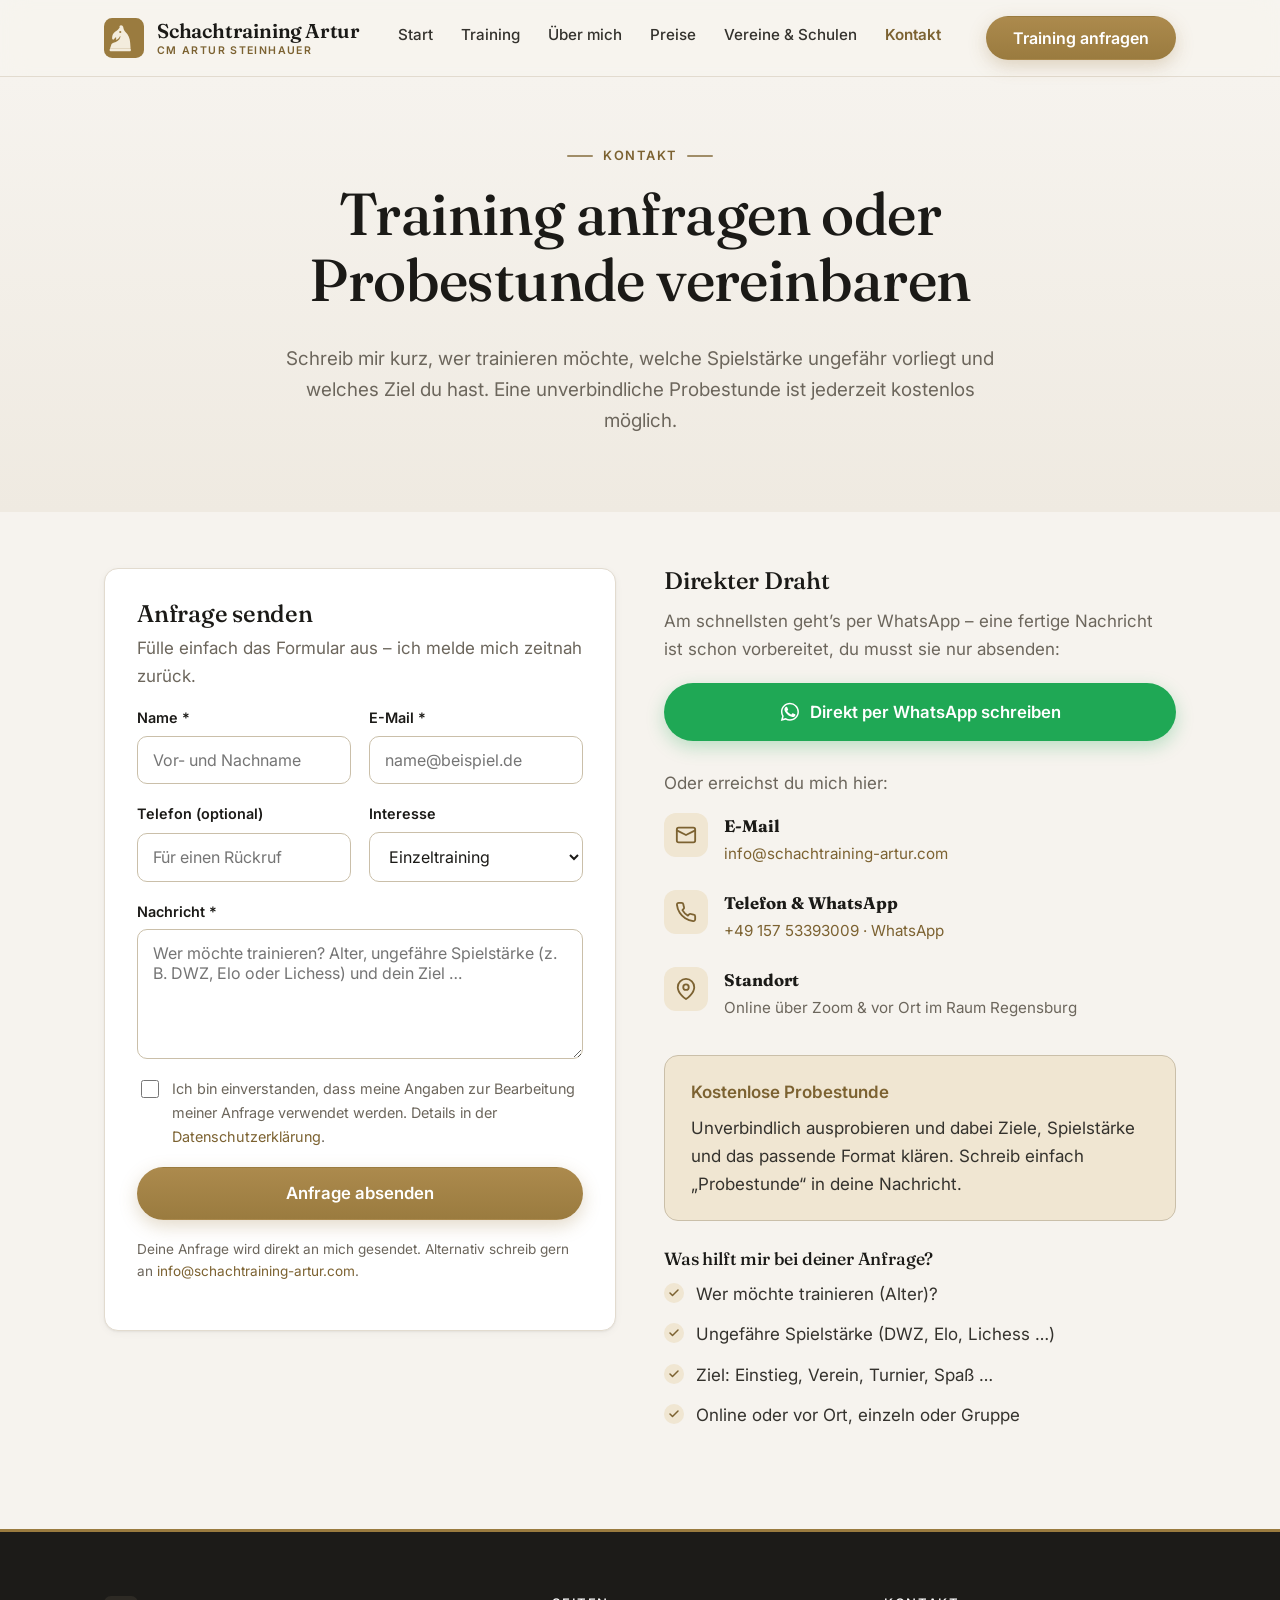
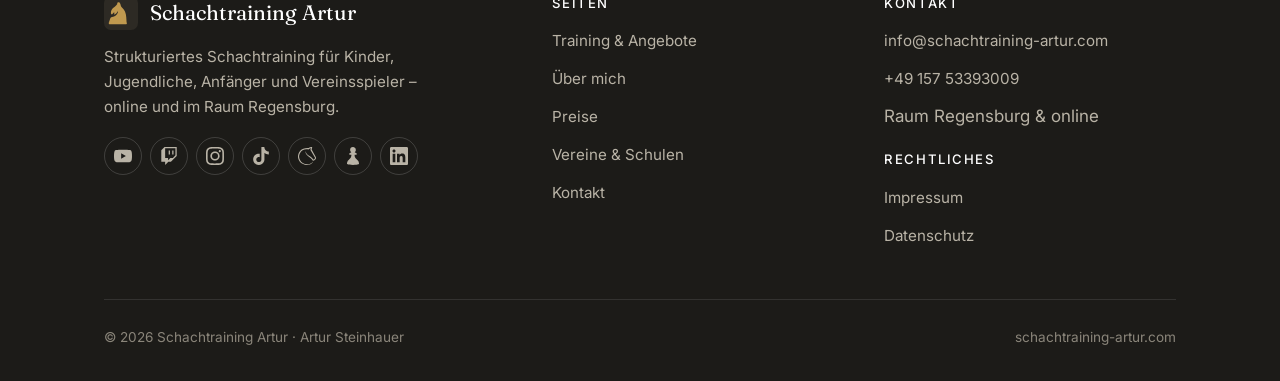
<file: kontakt.html>
<!DOCTYPE html>
<html lang="de">
<head>
  <meta charset="UTF-8">
  <meta name="viewport" content="width=device-width, initial-scale=1.0">
  <title>Kontakt – Training anfragen | Schachtraining Artur</title>
  <meta name="description" content="Schachtraining anfragen oder eine kostenlose Probestunde vereinbaren. Per Formular, E-Mail an info@schachtraining-artur.com oder telefonisch.">
  <link rel="canonical" href="https://schachtraining-artur.com/kontakt.html">
  <meta property="og:type" content="website">
  <meta property="og:title" content="Kontakt – Schachtraining Artur">
  <meta property="og:description" content="Training anfragen oder kostenlose Probestunde vereinbaren – online oder im Raum Regensburg.">
  <meta property="og:url" content="https://schachtraining-artur.com/kontakt.html">
  <link rel="icon" href="assets/img/favicon.svg" type="image/svg+xml">
  <link rel="preconnect" href="https://fonts.googleapis.com">
  <link rel="preconnect" href="https://fonts.gstatic.com" crossorigin>
  <link href="https://fonts.googleapis.com/css2?family=Fraunces:opsz,wght@9..144,400;9..144,500;9..144,600&family=Inter:wght@400;500;600;700&display=swap" rel="stylesheet">
  <link rel="stylesheet" href="assets/css/styles.css?v=10">
</head>
<body>
  <a href="#main" class="skip-link">Zum Inhalt springen</a>
  <header class="site-header">
    <div class="container nav">
      <a href="index.html" class="brand" aria-label="Schachtraining Artur – Startseite">
        <svg class="brand__mark" viewBox="0 0 64 64" aria-hidden="true"><rect width="64" height="64" rx="13"/><path fill="#f3ecdd" d="M25 15c-1.6 3.1-4.6 4.9-7.3 7.1-2.9 2.4-4.7 5.4-4.7 9.7 0 1.6.7 2.6 2 3l3.4-3.7c.5-.5 1.3-.1 1.2.6l-.5 3.6c4-1.1 5.4-3.9 6.6-6.4l.7 1.1c-1.6 5.9-5.9 8.4-11.2 9.7-2.4.6-3.5 2.1-3.9 4.2L9.5 49h33l-.6-9c-.5-8-3-13.3-7.2-17.3-2-1.9-3.2-3.9-3.6-6.6-.2-1.4-.6-2.6-1.6-3.6-1.2-1.2-3.4-1.3-4.9.5-.2-.3.6.5.4 2zM26 24a1.7 1.7 0 1 1 0-3.4 1.7 1.7 0 0 1 0 3.4z"/><rect x="9" y="49" width="34" height="4" rx="1.4" fill="#f3ecdd"/></svg>
        <span>Schachtraining Artur<small>CM Artur Steinhauer</small></span>
      </a>
      <button class="nav__toggle" aria-label="Menü" aria-expanded="false" aria-controls="nav-links"><span></span><span></span><span></span></button>
      <ul class="nav__links" id="nav-links">
        <li><a href="index.html">Start</a></li>
        <li><a href="training.html">Training</a></li>
        <li><a href="ueber-mich.html">Über mich</a></li>
        <li><a href="preise.html">Preise</a></li>
        <li><a href="vereine-schulen.html">Vereine &amp; Schulen</a></li>
        <li><a href="kontakt.html" class="active">Kontakt</a></li>
        <li class="nav__cta-mobile"><a href="kontakt.html" class="btn btn--primary" style="color:#fff;">Training anfragen</a></li>
      </ul>
      <a href="kontakt.html" class="btn btn--primary nav__cta" style="color:#fff;">Training anfragen</a>
    </div>
  </header>

  <main id="main">
    <section class="section section--tight" style="background:linear-gradient(180deg,var(--paper),var(--paper-2));">
      <div class="container narrow center">
        <span class="eyebrow">Kontakt</span>
        <h1 class="display" id="probestunde">Training anfragen oder Probestunde vereinbaren</h1>
        <p class="lead">Schreib mir kurz, wer trainieren möchte, welche Spielstärke ungefähr vorliegt und welches Ziel du hast. Eine unverbindliche Probestunde ist jederzeit kostenlos möglich.</p>
      </div>
    </section>

    <section class="section" style="padding-top:56px;">
      <div class="container">
        <div class="split" style="align-items:start;gap:48px;">
          <!-- FORM -->
          <div class="reveal">
            <div class="card" style="padding:32px;">
              <h2 style="font-size:1.5rem;margin-bottom:6px;">Anfrage senden</h2>
              <p style="color:var(--muted);">Fülle einfach das Formular aus – ich melde mich zeitnah zurück.</p>
              <form id="contact-form" class="form" data-email="info@schachtraining-artur.com" action="https://formsubmit.co/info@schachtraining-artur.com" method="POST">
                <!-- FormSubmit-Einstellungen -->
                <input type="hidden" name="_subject" value="Neue Trainingsanfrage über schachtraining-artur.com">
                <input type="hidden" name="_template" value="table">
                <input type="hidden" name="_captcha" value="false">
                <input type="hidden" name="_next" value="https://schachtraining-artur.com/danke.html">
                <!-- Spam-Falle (von Menschen nicht sichtbar, nicht ausfüllen) -->
                <input type="text" name="_honey" tabindex="-1" autocomplete="off" aria-hidden="true" style="display:none">
                <div class="form__row">
                  <div class="field">
                    <label for="name">Name *</label>
                    <input type="text" id="name" name="name" autocomplete="name" required placeholder="Vor- und Nachname">
                  </div>
                  <div class="field">
                    <label for="email">E-Mail *</label>
                    <input type="email" id="email" name="email" autocomplete="email" required placeholder="name@beispiel.de">
                  </div>
                </div>
                <div class="form__row">
                  <div class="field">
                    <label for="phone">Telefon (optional)</label>
                    <input type="tel" id="phone" name="phone" autocomplete="tel" placeholder="Für einen Rückruf">
                  </div>
                  <div class="field">
                    <label for="subject">Interesse</label>
                    <select id="subject" name="subject">
                      <option>Einzeltraining</option>
                      <option>Gruppentraining</option>
                      <option>Training für mein Kind</option>
                      <option>Verein / Schule / AG</option>
                      <option>Kostenlose Probestunde</option>
                      <option>Wöchentliches Online-Turnier</option>
                      <option>Sonstiges</option>
                    </select>
                  </div>
                </div>
                <div class="field">
                  <label for="message">Nachricht *</label>
                  <textarea id="message" name="message" required placeholder="Wer möchte trainieren? Alter, ungefähre Spielstärke (z. B. DWZ, Elo oder Lichess) und dein Ziel …"></textarea>
                </div>
                <div class="field field--checkbox">
                  <input type="checkbox" id="consent" name="consent" required>
                  <label for="consent">Ich bin einverstanden, dass meine Angaben zur Bearbeitung meiner Anfrage verwendet werden. Details in der <a href="datenschutz.html">Datenschutzerklärung</a>.</label>
                </div>
                <button type="submit" class="btn btn--primary btn--lg" style="width:100%;justify-content:center;">Anfrage absenden</button>
                <p class="form__hint">Deine Anfrage wird direkt an mich gesendet. Alternativ schreib gern an <a href="mailto:info@schachtraining-artur.com">info@schachtraining-artur.com</a>.</p>
                <p id="form-status" role="status" hidden style="background:var(--brass-soft);border-radius:10px;padding:12px 14px;font-size:.92rem;color:var(--ink-2);margin:0;"></p>
              </form>
            </div>
          </div>

          <!-- KONTAKTINFO -->
          <div class="reveal">
            <h2 style="font-size:1.5rem;">Direkter Draht</h2>
            <p style="color:var(--muted);">Am schnellsten geht’s per WhatsApp – eine fertige Nachricht ist schon vorbereitet, du musst sie nur absenden:</p>
            <a href="https://wa.me/4915753393009?text=Hallo%20Artur%2C%20ich%20interessiere%20mich%20f%C3%BCr%20Schachtraining%20und%20w%C3%BCrde%20gerne%20mehr%20erfahren." target="_blank" rel="noopener" class="btn btn--whatsapp btn--lg" style="width:100%;justify-content:center;margin:4px 0 8px;">
              <svg viewBox="0 0 24 24" fill="currentColor" aria-hidden="true"><path d="M17.47 14.38c-.3-.15-1.76-.87-2.03-.97-.27-.1-.47-.15-.67.15-.2.3-.77.97-.94 1.17-.17.2-.35.22-.65.07-.3-.15-1.26-.46-2.4-1.48-.89-.79-1.49-1.77-1.66-2.07-.17-.3-.02-.46.13-.61.14-.13.3-.35.45-.52.15-.17.2-.3.3-.5.1-.2.05-.37-.02-.52-.08-.15-.67-1.61-.92-2.21-.24-.58-.49-.5-.67-.51h-.57c-.2 0-.52.07-.79.37-.27.3-1.04 1.02-1.04 2.48 0 1.46 1.07 2.87 1.22 3.07.15.2 2.09 3.2 5.07 4.49.71.31 1.26.49 1.69.62.71.23 1.36.2 1.87.12.57-.09 1.76-.72 2.01-1.41.25-.7.25-1.29.17-1.41-.07-.13-.27-.2-.57-.35zM12.04 2C6.58 2 2.13 6.45 2.13 11.91c0 1.75.46 3.45 1.32 4.95L2 22l5.25-1.38a9.9 9.9 0 0 0 4.79 1.22c5.46 0 9.91-4.45 9.91-9.91 0-2.65-1.03-5.14-2.9-7.01A9.82 9.82 0 0 0 12.04 2zm0 1.67c2.2 0 4.27.86 5.82 2.41a8.18 8.18 0 0 1 2.42 5.83c0 4.54-3.7 8.24-8.25 8.24a8.2 8.2 0 0 1-4.19-1.15l-.3-.18-3.12.82.83-3.04-.2-.31a8.19 8.19 0 0 1-1.26-4.38c0-4.54 3.7-8.24 8.25-8.24z"/></svg>
              Direkt per WhatsApp schreiben
            </a>
            <p style="color:var(--muted);margin-top:20px;">Oder erreichst du mich hier:</p>
            <ul class="contact-list" style="margin-top:16px;">
              <li>
                <span class="ci"><svg viewBox="0 0 24 24" fill="none" stroke="currentColor" stroke-width="2" stroke-linecap="round" stroke-linejoin="round"><rect x="2" y="4" width="20" height="16" rx="2"/><path d="m22 7-10 5L2 7"/></svg></span>
                <span><b>E-Mail</b><a href="mailto:info@schachtraining-artur.com">info@schachtraining-artur.com</a></span>
              </li>
              <li>
                <span class="ci"><svg viewBox="0 0 24 24" fill="none" stroke="currentColor" stroke-width="2" stroke-linecap="round" stroke-linejoin="round"><path d="M22 16.92v3a2 2 0 0 1-2.18 2 19.79 19.79 0 0 1-8.63-3.07 19.5 19.5 0 0 1-6-6 19.79 19.79 0 0 1-3.07-8.67A2 2 0 0 1 4.11 2h3a2 2 0 0 1 2 1.72c.13.96.36 1.9.7 2.81a2 2 0 0 1-.45 2.11L8.09 9.91a16 16 0 0 0 6 6l1.27-1.27a2 2 0 0 1 2.11-.45c.9.34 1.85.57 2.81.7A2 2 0 0 1 22 16.92z"/></svg></span>
                <span><b>Telefon &amp; WhatsApp</b><a href="https://wa.me/4915753393009?text=Hallo%20Artur%2C%20ich%20interessiere%20mich%20f%C3%BCr%20Schachtraining%20und%20w%C3%BCrde%20gerne%20mehr%20erfahren." target="_blank" rel="noopener">+49 157 53393009 · WhatsApp</a></span>
              </li>
              <li>
                <span class="ci"><svg viewBox="0 0 24 24" fill="none" stroke="currentColor" stroke-width="2" stroke-linecap="round" stroke-linejoin="round"><path d="M21 10c0 7-9 13-9 13s-9-6-9-13a9 9 0 0 1 18 0z"/><circle cx="12" cy="10" r="3"/></svg></span>
                <span><b>Standort</b><span>Online über Zoom &amp; vor Ort im Raum Regensburg</span></span>
              </li>
            </ul>

            <div class="note" style="margin-top:28px;">
              <strong>Kostenlose Probestunde</strong>
              <p style="margin:.5rem 0 0;color:var(--ink-2);">Unverbindlich ausprobieren und dabei Ziele, Spielstärke und das passende Format klären. Schreib einfach „Probestunde“ in deine Nachricht.</p>
            </div>

            <div style="margin-top:28px;">
              <h3 style="font-size:1.1rem;">Was hilft mir bei deiner Anfrage?</h3>
              <ul class="check-list" style="margin-top:12px;">
                <li>Wer möchte trainieren (Alter)?</li>
                <li>Ungefähre Spielstärke (DWZ, Elo, Lichess …)</li>
                <li>Ziel: Einstieg, Verein, Turnier, Spaß …</li>
                <li>Online oder vor Ort, einzeln oder Gruppe</li>
              </ul>
            </div>
          </div>
        </div>
      </div>
    </section>
  </main>

  <footer class="site-footer">
    <div class="container">
      <div class="footer__grid">
        <div>
          <div class="footer__brand">
            <svg width="34" height="34" viewBox="0 0 64 64" aria-hidden="true"><rect width="64" height="64" rx="13" fill="#2d2a24"/><path fill="#c0994f" d="M25 15c-1.6 3.1-4.6 4.9-7.3 7.1-2.9 2.4-4.7 5.4-4.7 9.7 0 1.6.7 2.6 2 3l3.4-3.7c.5-.5 1.3-.1 1.2.6l-.5 3.6c4-1.1 5.4-3.9 6.6-6.4l.7 1.1c-1.6 5.9-5.9 8.4-11.2 9.7-2.4.6-3.5 2.1-3.9 4.2L9.5 49h33l-.6-9c-.5-8-3-13.3-7.2-17.3-2-1.9-3.2-3.9-3.6-6.6-.2-1.4-.6-2.6-1.6-3.6-1.2-1.2-3.4-1.3-4.9.5-.2-.3.6.5.4 2z"/><rect x="9" y="49" width="34" height="4" rx="1.4" fill="#c0994f"/></svg>
            Schachtraining Artur
          </div>
          <p>Strukturiertes Schachtraining für Kinder, Jugendliche, Anfänger und Vereinsspieler – online und im Raum Regensburg.</p>
          <div class="socials" aria-label="Social Media">
            <a href="https://www.youtube.com/@Arturblunder" class="social" style="--brand:#FF0000;" target="_blank" rel="noopener" aria-label="YouTube" title="YouTube"><svg viewBox="0 0 24 24" aria-hidden="true"><path fill="currentColor" d="M23.498 6.186a3.016 3.016 0 0 0-2.122-2.136C19.505 3.545 12 3.545 12 3.545s-7.505 0-9.377.505A3.017 3.017 0 0 0 .502 6.186C0 8.07 0 12 0 12s0 3.93.502 5.814a3.016 3.016 0 0 0 2.122 2.136c1.871.505 9.376.505 9.376.505s7.505 0 9.377-.505a3.015 3.015 0 0 0 2.122-2.136C24 15.93 24 12 24 12s0-3.93-.502-5.814zM9.545 15.568V8.432L15.818 12l-6.273 3.568z"/></svg></a>
            <a href="https://www.twitch.tv/arturblunder" class="social" style="--brand:#9146FF;" target="_blank" rel="noopener" aria-label="Twitch" title="Twitch"><svg viewBox="0 0 24 24" aria-hidden="true"><path fill="currentColor" d="M11.571 4.714h1.715v5.143H11.57zm4.715 0H18v5.143h-1.714zM6 0L1.714 4.286v15.428h5.143V24l4.286-4.286h3.428L22.286 12V0zm14.571 11.143l-3.428 3.428h-3.429l-3 3v-3H6.857V1.714h13.714Z"/></svg></a>
            <a href="https://www.instagram.com/arturblunder/" class="social" style="--brand:#E4405F;" target="_blank" rel="noopener" aria-label="Instagram" title="Instagram"><svg viewBox="0 0 24 24" aria-hidden="true"><path fill="currentColor" d="M7.0301.084c-1.2768.0602-2.1487.264-2.911.5634-.7888.3075-1.4575.72-2.1228 1.3877-.6652.6677-1.075 1.3368-1.3802 2.127-.2954.7638-.4956 1.6365-.552 2.914-.0564 1.2775-.0689 1.6882-.0626 4.947.0062 3.2586.0206 3.6671.0825 4.9473.061 1.2765.264 2.1482.5635 2.9107.308.7889.72 1.4573 1.388 2.1228.6679.6655 1.3365 1.0743 2.1285 1.38.7632.295 1.6361.4961 2.9134.552 1.2773.056 1.6884.069 4.9462.0627 3.2578-.0062 3.668-.0207 4.9478-.0814 1.28-.0607 2.147-.2652 2.9098-.5633.7889-.3086 1.4578-.72 2.1228-1.3881.665-.6682 1.0745-1.3378 1.3795-2.1284.2957-.7632.4966-1.636.552-2.9124.056-1.2809.0692-1.6898.063-4.948-.0063-3.2583-.021-3.6668-.0817-4.9465-.0607-1.2797-.264-2.1487-.5633-2.9117-.3084-.7889-.72-1.4568-1.3876-2.1228C21.2982 1.33 20.628.9208 19.8378.6165 19.074.321 18.2017.1197 16.9244.0645 15.6471.0093 15.236-.005 11.977.0014 8.718.0076 8.31.0215 7.0301.0839m.1402 21.6932c-1.17-.0509-1.8053-.2453-2.2287-.408-.5606-.216-.96-.4771-1.3819-.895-.422-.4178-.6811-.8186-.9-1.378-.1644-.4234-.3624-1.058-.4171-2.228-.0595-1.2645-.072-1.6442-.079-4.848-.007-3.2037.0053-3.583.0607-4.848.05-1.169.2456-1.805.408-2.2282.216-.5613.4762-.96.895-1.3816.4188-.4217.8184-.6814 1.3783-.9003.423-.1651 1.0575-.3614 2.227-.4171 1.2655-.06 1.6447-.072 4.848-.079 3.2033-.007 3.5835.005 4.8495.0608 1.169.0508 1.8053.2445 2.228.408.5608.216.96.4754 1.3816.895.4217.4194.6816.8176.9005 1.3787.1653.4217.3617 1.056.4169 2.2263.0602 1.2655.0739 1.645.0796 4.848.0058 3.203-.0055 3.5834-.061 4.848-.051 1.17-.245 1.8055-.408 2.2294-.216.5604-.4763.96-.8954 1.3814-.419.4215-.8181.6811-1.3783.9-.4224.1649-1.0577.3617-2.2262.4174-1.2656.0595-1.6448.072-4.8493.079-3.2045.007-3.5825-.006-4.848-.0608M16.953 5.5864A1.44 1.44 0 1 0 18.39 4.144a1.44 1.44 0 0 0-1.437 1.4424M5.8385 12.012c.0067 3.4032 2.7706 6.1557 6.173 6.1493 3.4026-.0065 6.157-2.7701 6.1506-6.1733-.0065-3.4032-2.771-6.1565-6.174-6.1498-3.403.0067-6.156 2.771-6.1496 6.1738M8 12.0077a4 4 0 1 1 4.008 3.9921A3.9996 3.9996 0 0 1 8 12.0077"/></svg></a>
            <a href="https://www.tiktok.com/@arturblunder" class="social" style="--brand:#000000;" target="_blank" rel="noopener" aria-label="TikTok" title="TikTok"><svg viewBox="0 0 24 24" aria-hidden="true"><path fill="currentColor" d="M12.525.02c1.31-.02 2.61-.01 3.91-.02.08 1.53.63 3.09 1.75 4.17 1.12 1.11 2.7 1.62 4.24 1.79v4.03c-1.44-.05-2.89-.35-4.2-.97-.57-.26-1.1-.59-1.62-.93-.01 2.92.01 5.84-.02 8.75-.08 1.4-.54 2.79-1.35 3.94-1.31 1.92-3.58 3.17-5.91 3.21-1.43.08-2.86-.31-4.08-1.03-2.02-1.19-3.44-3.37-3.65-5.71-.02-.5-.03-1-.01-1.49.18-1.9 1.12-3.72 2.58-4.96 1.66-1.44 3.98-2.13 6.15-1.72.02 1.48-.04 2.96-.04 4.44-.99-.32-2.15-.23-3.02.37-.63.41-1.11 1.04-1.36 1.75-.21.51-.15 1.07-.14 1.61.24 1.64 1.82 3.02 3.5 2.87 1.12-.01 2.19-.66 2.77-1.61.19-.33.4-.67.41-1.06.1-1.79.06-3.57.07-5.36.01-4.03-.01-8.05.02-12.07z"/></svg></a>
            <a href="https://lichess.org/@/Artur_Steinhauer" class="social" style="--brand:#000000;" target="_blank" rel="noopener" aria-label="Lichess" title="Lichess"><svg viewBox="0 0 24 24" aria-hidden="true"><path fill="currentColor" d="M10.457 6.161a.237.237 0 0 0-.296.165c-.8 2.785 2.819 5.579 5.214 7.428.653.504 1.216.939 1.591 1.292 1.745 1.642 2.564 2.851 2.733 3.178a.24.24 0 0 0 .275.122c.047-.013 4.726-1.3 3.934-4.574a.257.257 0 0 0-.023-.06L18.204 3.407 18.93.295a.24.24 0 0 0-.262-.293c-1.7.201-3.115.435-4.5 1.425-4.844-.323-8.718.9-11.213 3.539C.334 7.737-.246 11.515.085 14.128c.763 5.655 5.191 8.631 9.081 9.532.993.229 1.974.34 2.923.34 3.344 0 6.297-1.381 7.946-3.85a.24.24 0 0 0-.372-.3c-3.411 3.527-9.002 4.134-13.296 1.444-4.485-2.81-6.202-8.41-3.91-12.749C4.741 4.221 8.801 2.362 13.888 3.31c.056.01.115 0 .165-.029l.335-.197c.926-.546 1.961-1.157 2.873-1.279l-.694 1.993a.243.243 0 0 0 .02.202l6.082 10.192c-.193 2.028-1.706 2.506-2.226 2.611-.287-.645-.814-1.364-2.306-2.803-.422-.407-1.21-.941-2.124-1.56-2.364-1.601-5.937-4.02-5.391-5.984a.239.239 0 0 0-.165-.295z"/></svg></a>
            <a href="https://www.chess.com/member/ArturSteinhauer" class="social" style="--brand:#81B64C;" target="_blank" rel="noopener" aria-label="Chess.com" title="Chess.com"><svg viewBox="0 0 24 24" aria-hidden="true"><path fill="currentColor" d="M12 0a3.85 3.85 0 0 0-3.875 3.846A3.84 3.84 0 0 0 9.73 6.969l-2.79 1.85c0 .622.144 1.114.434 1.649H9.83c-.014.245-.014.549-.014.925 0 .025.003.048.006.071-.064 1.353-.507 3.472-3.62 5.842-.816.625-1.423 1.495-1.806 2.533a.33.33 0 0 0-.045.084 8.124 8.124 0 0 0-.39 2.516c0 .1.216 1.561 8.038 1.561s8.038-1.46 8.038-1.561c0-2.227-.824-4.048-2.24-5.133-4.034-3.08-3.586-5.74-3.644-6.838h2.458c.29-.535.434-1.027.434-1.649l-2.79-1.836a3.86 3.86 0 0 0 1.604-3.123A3.873 3.873 0 0 0 13.445.275c-.004-.002-.01.004-.015.004A3.76 3.76 0 0 0 12 0Z"/></svg></a>
            <a href="https://www.linkedin.com/in/artur-steinhauer-683359333/" class="social" style="--brand:#0A66C2;" target="_blank" rel="noopener" aria-label="LinkedIn" title="LinkedIn"><svg viewBox="0 0 24 24" aria-hidden="true"><path fill="currentColor" d="M20.447 20.452h-3.554v-5.569c0-1.328-.027-3.037-1.852-3.037-1.853 0-2.136 1.445-2.136 2.939v5.667H9.351V9h3.414v1.561h.046c.477-.9 1.637-1.85 3.37-1.85 3.601 0 4.267 2.37 4.267 5.455v6.286zM5.337 7.433c-1.144 0-2.063-.926-2.063-2.065 0-1.138.92-2.063 2.063-2.063 1.14 0 2.064.925 2.064 2.063 0 1.139-.925 2.065-2.064 2.065zm1.782 13.019H3.555V9h3.564v11.452zM22.225 0H1.771C.792 0 0 .774 0 1.729v20.542C0 23.227.792 24 1.771 24h20.451C23.2 24 24 23.227 24 22.271V1.729C24 .774 23.2 0 22.222 0h.003z"/></svg></a>
          </div>
        </div>
        <div>
          <h4>Seiten</h4>
          <ul>
            <li><a href="training.html">Training &amp; Angebote</a></li>
            <li><a href="ueber-mich.html">Über mich</a></li>
            <li><a href="preise.html">Preise</a></li>
            <li><a href="vereine-schulen.html">Vereine &amp; Schulen</a></li>
            <li><a href="kontakt.html">Kontakt</a></li>
          </ul>
        </div>
        <div>
          <h4>Kontakt</h4>
          <ul>
            <li><a href="mailto:info@schachtraining-artur.com">info@schachtraining-artur.com</a></li>
            <li><a href="https://wa.me/4915753393009?text=Hallo%20Artur%2C%20ich%20interessiere%20mich%20f%C3%BCr%20Schachtraining%20und%20w%C3%BCrde%20gerne%20mehr%20erfahren." target="_blank" rel="noopener">+49 157 53393009</a></li>
            <li>Raum Regensburg &amp; online</li>
          </ul>
          <h4 style="margin-top:22px;">Rechtliches</h4>
          <ul>
            <li><a href="impressum.html">Impressum</a></li>
            <li><a href="datenschutz.html">Datenschutz</a></li>
          </ul>
        </div>
      </div>
      <div class="footer__bottom">
        <span>© <span id="year">2026</span> Schachtraining Artur · Artur Steinhauer</span>
        <span>schachtraining-artur.com</span>
      </div>
    </div>
  </footer>
  <script src="assets/js/main.js?v=8"></script>
</body>
</html>
</file>
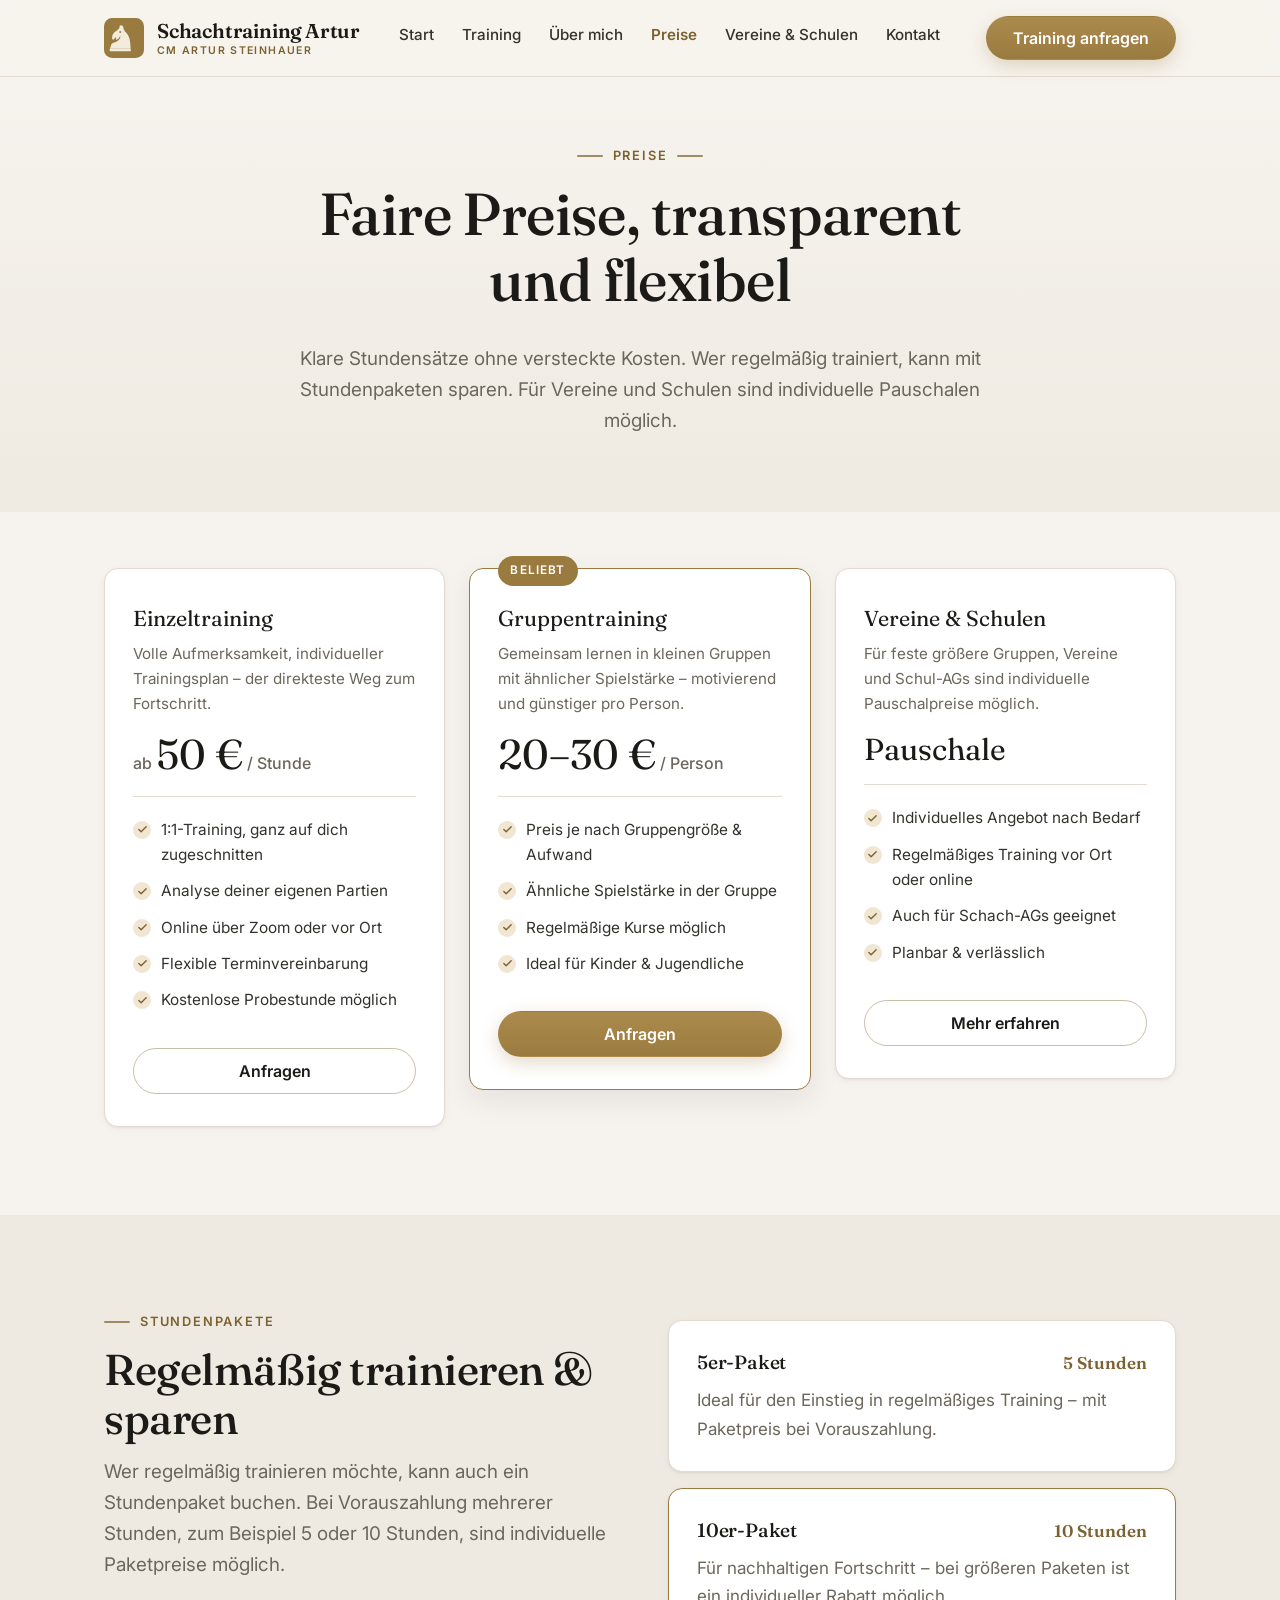
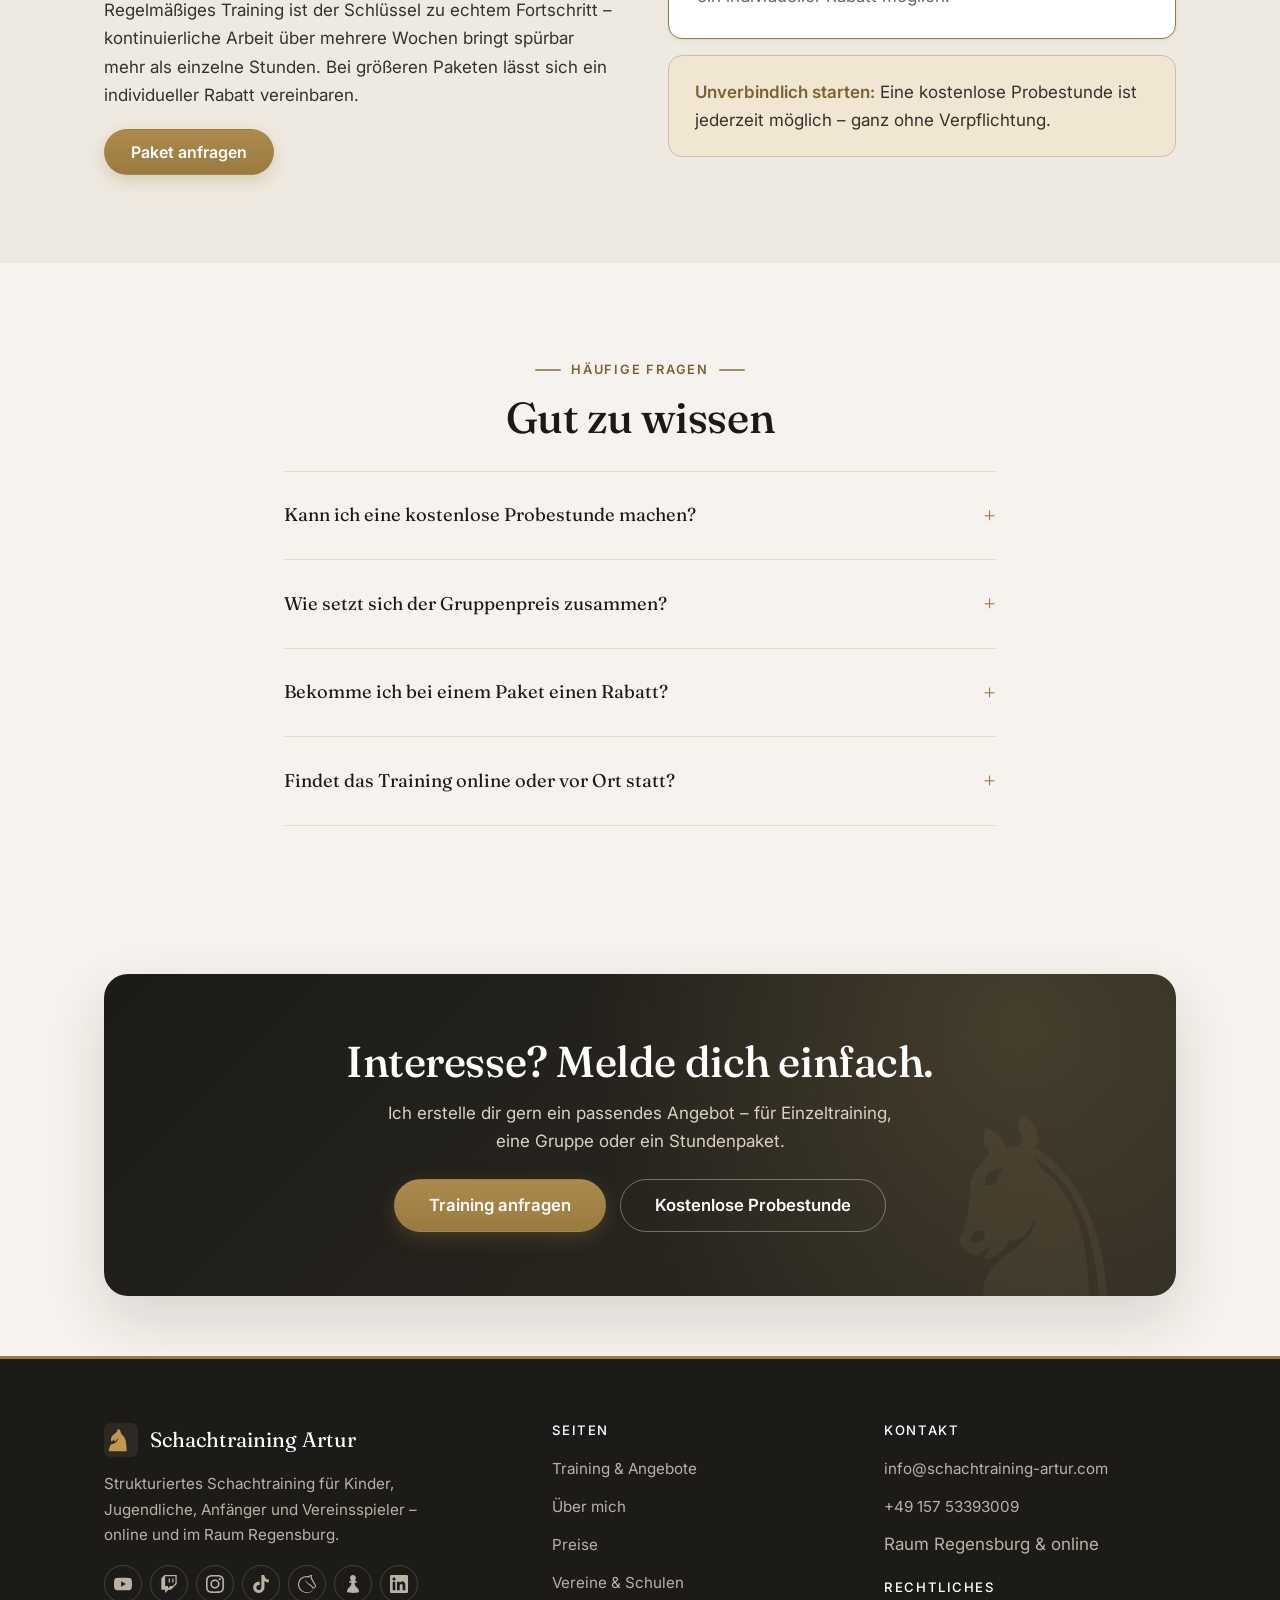
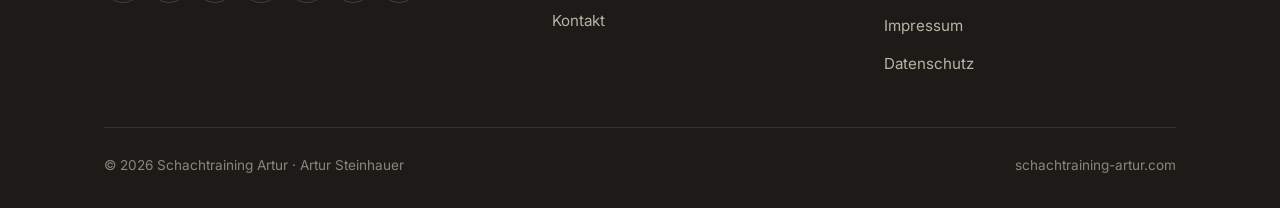
<file: preise.html>
<!DOCTYPE html>
<html lang="de">
<head>
  <meta charset="UTF-8">
  <meta name="viewport" content="width=device-width, initial-scale=1.0">
  <title>Preise – Schachtraining Artur</title>
  <meta name="description" content="Einzeltraining ab 50 € pro Stunde, Gruppentraining 20–30 € pro Person. Stundenpakete mit individuellem Rabatt sowie Pauschalpreise für Vereine und Schulen.">
  <link rel="canonical" href="https://schachtraining-artur.com/preise.html">
  <meta property="og:type" content="website">
  <meta property="og:title" content="Preise – Schachtraining Artur">
  <meta property="og:description" content="Faire, transparente Preise für Einzel- und Gruppentraining. Stundenpakete und Pauschalen möglich.">
  <meta property="og:url" content="https://schachtraining-artur.com/preise.html">
  <link rel="icon" href="assets/img/favicon.svg" type="image/svg+xml">
  <link rel="preconnect" href="https://fonts.googleapis.com">
  <link rel="preconnect" href="https://fonts.gstatic.com" crossorigin>
  <link href="https://fonts.googleapis.com/css2?family=Fraunces:opsz,wght@9..144,400;9..144,500;9..144,600&family=Inter:wght@400;500;600;700&display=swap" rel="stylesheet">
  <link rel="stylesheet" href="assets/css/styles.css?v=10">
</head>
<body>
  <a href="#main" class="skip-link">Zum Inhalt springen</a>
  <header class="site-header">
    <div class="container nav">
      <a href="index.html" class="brand" aria-label="Schachtraining Artur – Startseite">
        <svg class="brand__mark" viewBox="0 0 64 64" aria-hidden="true"><rect width="64" height="64" rx="13"/><path fill="#f3ecdd" d="M25 15c-1.6 3.1-4.6 4.9-7.3 7.1-2.9 2.4-4.7 5.4-4.7 9.7 0 1.6.7 2.6 2 3l3.4-3.7c.5-.5 1.3-.1 1.2.6l-.5 3.6c4-1.1 5.4-3.9 6.6-6.4l.7 1.1c-1.6 5.9-5.9 8.4-11.2 9.7-2.4.6-3.5 2.1-3.9 4.2L9.5 49h33l-.6-9c-.5-8-3-13.3-7.2-17.3-2-1.9-3.2-3.9-3.6-6.6-.2-1.4-.6-2.6-1.6-3.6-1.2-1.2-3.4-1.3-4.9.5-.2-.3.6.5.4 2zM26 24a1.7 1.7 0 1 1 0-3.4 1.7 1.7 0 0 1 0 3.4z"/><rect x="9" y="49" width="34" height="4" rx="1.4" fill="#f3ecdd"/></svg>
        <span>Schachtraining Artur<small>CM Artur Steinhauer</small></span>
      </a>
      <button class="nav__toggle" aria-label="Menü" aria-expanded="false" aria-controls="nav-links"><span></span><span></span><span></span></button>
      <ul class="nav__links" id="nav-links">
        <li><a href="index.html">Start</a></li>
        <li><a href="training.html">Training</a></li>
        <li><a href="ueber-mich.html">Über mich</a></li>
        <li><a href="preise.html" class="active">Preise</a></li>
        <li><a href="vereine-schulen.html">Vereine &amp; Schulen</a></li>
        <li><a href="kontakt.html">Kontakt</a></li>
        <li class="nav__cta-mobile"><a href="kontakt.html" class="btn btn--primary" style="color:#fff;">Training anfragen</a></li>
      </ul>
      <a href="kontakt.html" class="btn btn--primary nav__cta" style="color:#fff;">Training anfragen</a>
    </div>
  </header>

  <main id="main">
    <section class="section section--tight" style="background:linear-gradient(180deg,var(--paper),var(--paper-2));">
      <div class="container narrow center">
        <span class="eyebrow">Preise</span>
        <h1 class="display">Faire Preise, transparent und flexibel</h1>
        <p class="lead">Klare Stundensätze ohne versteckte Kosten. Wer regelmäßig trainiert, kann mit Stundenpaketen sparen. Für Vereine und Schulen sind individuelle Pauschalen möglich.</p>
      </div>
    </section>

    <section class="section" style="padding-top:56px;">
      <div class="container">
        <div class="price-grid">
          <div class="price reveal">
            <div class="price__name">Einzeltraining</div>
            <p class="price__desc">Volle Aufmerksamkeit, individueller Trainingsplan – der direkteste Weg zum Fortschritt.</p>
            <div class="price__amount"><small>ab </small>50 €<small> / Stunde</small></div>
            <ul class="price__list">
              <li>1:1-Training, ganz auf dich zugeschnitten</li>
              <li>Analyse deiner eigenen Partien</li>
              <li>Online über Zoom oder vor Ort</li>
              <li>Flexible Terminvereinbarung</li>
              <li>Kostenlose Probestunde möglich</li>
            </ul>
            <a href="kontakt.html" class="btn btn--ghost" style="width:100%;justify-content:center;">Anfragen</a>
          </div>

          <div class="price price--featured reveal">
            <span class="price__tag">Beliebt</span>
            <div class="price__name">Gruppentraining</div>
            <p class="price__desc">Gemeinsam lernen in kleinen Gruppen mit ähnlicher Spielstärke – motivierend und günstiger pro Person.</p>
            <div class="price__amount">20–30 €<small> / Person</small></div>
            <ul class="price__list">
              <li>Preis je nach Gruppengröße &amp; Aufwand</li>
              <li>Ähnliche Spielstärke in der Gruppe</li>
              <li>Regelmäßige Kurse möglich</li>
              <li>Ideal für Kinder &amp; Jugendliche</li>
            </ul>
            <a href="kontakt.html" class="btn btn--primary" style="width:100%;justify-content:center;color:#fff;">Anfragen</a>
          </div>

          <div class="price reveal">
            <div class="price__name">Vereine &amp; Schulen</div>
            <p class="price__desc">Für feste größere Gruppen, Vereine und Schul-AGs sind individuelle Pauschalpreise möglich.</p>
            <div class="price__amount" style="font-size:1.9rem;">Pauschale</div>
            <ul class="price__list">
              <li>Individuelles Angebot nach Bedarf</li>
              <li>Regelmäßiges Training vor Ort oder online</li>
              <li>Auch für Schach-AGs geeignet</li>
              <li>Planbar &amp; verlässlich</li>
            </ul>
            <a href="vereine-schulen.html" class="btn btn--ghost" style="width:100%;justify-content:center;">Mehr erfahren</a>
          </div>
        </div>
      </div>
    </section>

    <!-- PAKETE -->
    <section class="section section--paper2">
      <div class="container">
        <div class="split">
          <div class="reveal">
            <span class="eyebrow">Stundenpakete</span>
            <h2 class="display">Regelmäßig trainieren &amp; sparen</h2>
            <p class="lead">Wer regelmäßig trainieren möchte, kann auch ein Stundenpaket buchen. Bei Vorauszahlung mehrerer Stunden, zum Beispiel 5 oder 10 Stunden, sind individuelle Paketpreise möglich.</p>
            <p>Regelmäßiges Training ist der Schlüssel zu echtem Fortschritt – kontinuierliche Arbeit über mehrere Wochen bringt spürbar mehr als einzelne Stunden. Bei größeren Paketen lässt sich ein individueller Rabatt vereinbaren.</p>
            <div class="btn-row" style="margin-top:20px;">
              <a href="kontakt.html" class="btn btn--primary">Paket anfragen</a>
            </div>
          </div>
          <div class="grid reveal" style="gap:16px;">
            <div class="card"><div style="display:flex;justify-content:space-between;align-items:center;gap:12px;"><h3 style="margin:0;font-size:1.2rem;">5er-Paket</h3><span style="font-family:var(--font-display);color:var(--brass-dark);font-weight:600;">5 Stunden</span></div><p style="margin:.6rem 0 0;color:var(--muted);">Ideal für den Einstieg in regelmäßiges Training – mit Paketpreis bei Vorauszahlung.</p></div>
            <div class="card" style="border-color:var(--brass);"><div style="display:flex;justify-content:space-between;align-items:center;gap:12px;"><h3 style="margin:0;font-size:1.2rem;">10er-Paket</h3><span style="font-family:var(--font-display);color:var(--brass-dark);font-weight:600;">10 Stunden</span></div><p style="margin:.6rem 0 0;color:var(--muted);">Für nachhaltigen Fortschritt – bei größeren Paketen ist ein individueller Rabatt möglich.</p></div>
            <div class="note" style="margin:0;"><strong>Unverbindlich starten:</strong> Eine kostenlose Probestunde ist jederzeit möglich – ganz ohne Verpflichtung.</div>
          </div>
        </div>
      </div>
    </section>

    <!-- FAQ -->
    <section class="section">
      <div class="container narrow">
        <div class="center reveal">
          <span class="eyebrow">Häufige Fragen</span>
          <h2 class="display">Gut zu wissen</h2>
        </div>
        <div class="faq reveal" style="margin-top:28px;">
          <details><summary>Kann ich eine kostenlose Probestunde machen?</summary><p>Ja. Eine kostenlose Probestunde ist möglich – so kannst du das Training ganz unverbindlich ausprobieren, bevor du dich entscheidest.</p></details>
          <details><summary>Wie setzt sich der Gruppenpreis zusammen?</summary><p>Der Preis pro Person liegt zwischen 20 und 30 € und hängt von Gruppengröße und Aufwand ab. Je größer die Gruppe, desto günstiger wird es in der Regel pro Teilnehmer.</p></details>
          <details><summary>Bekomme ich bei einem Paket einen Rabatt?</summary><p>Bei Vorauszahlung mehrerer Stunden – etwa 5 oder 10 Stunden – sind individuelle Paketpreise möglich. Bei größeren Paketen lässt sich ein individueller Rabatt vereinbaren.</p></details>
          <details><summary>Findet das Training online oder vor Ort statt?</summary><p>Beides. Online-Training läuft über Zoom, Präsenztraining ist nach Absprache im Raum Regensburg möglich. Für Vereine und Schulen komme ich auch zu euch.</p></details>
        </div>
      </div>
    </section>

    <section class="section--tight">
      <div class="container">
        <div class="cta-band reveal">
          <h2 class="display">Interesse? Melde dich einfach.</h2>
          <p>Ich erstelle dir gern ein passendes Angebot – für Einzeltraining, eine Gruppe oder ein Stundenpaket.</p>
          <div class="btn-row center" style="margin-top:24px;">
            <a href="kontakt.html" class="btn btn--primary btn--lg">Training anfragen</a>
            <a href="kontakt.html#probestunde" class="btn btn--on-dark btn--lg">Kostenlose Probestunde</a>
          </div>
        </div>
      </div>
    </section>
  </main>

  <footer class="site-footer">
    <div class="container">
      <div class="footer__grid">
        <div>
          <div class="footer__brand">
            <svg width="34" height="34" viewBox="0 0 64 64" aria-hidden="true"><rect width="64" height="64" rx="13" fill="#2d2a24"/><path fill="#c0994f" d="M25 15c-1.6 3.1-4.6 4.9-7.3 7.1-2.9 2.4-4.7 5.4-4.7 9.7 0 1.6.7 2.6 2 3l3.4-3.7c.5-.5 1.3-.1 1.2.6l-.5 3.6c4-1.1 5.4-3.9 6.6-6.4l.7 1.1c-1.6 5.9-5.9 8.4-11.2 9.7-2.4.6-3.5 2.1-3.9 4.2L9.5 49h33l-.6-9c-.5-8-3-13.3-7.2-17.3-2-1.9-3.2-3.9-3.6-6.6-.2-1.4-.6-2.6-1.6-3.6-1.2-1.2-3.4-1.3-4.9.5-.2-.3.6.5.4 2z"/><rect x="9" y="49" width="34" height="4" rx="1.4" fill="#c0994f"/></svg>
            Schachtraining Artur
          </div>
          <p>Strukturiertes Schachtraining für Kinder, Jugendliche, Anfänger und Vereinsspieler – online und im Raum Regensburg.</p>
          <div class="socials" aria-label="Social Media">
            <a href="https://www.youtube.com/@Arturblunder" class="social" style="--brand:#FF0000;" target="_blank" rel="noopener" aria-label="YouTube" title="YouTube"><svg viewBox="0 0 24 24" aria-hidden="true"><path fill="currentColor" d="M23.498 6.186a3.016 3.016 0 0 0-2.122-2.136C19.505 3.545 12 3.545 12 3.545s-7.505 0-9.377.505A3.017 3.017 0 0 0 .502 6.186C0 8.07 0 12 0 12s0 3.93.502 5.814a3.016 3.016 0 0 0 2.122 2.136c1.871.505 9.376.505 9.376.505s7.505 0 9.377-.505a3.015 3.015 0 0 0 2.122-2.136C24 15.93 24 12 24 12s0-3.93-.502-5.814zM9.545 15.568V8.432L15.818 12l-6.273 3.568z"/></svg></a>
            <a href="https://www.twitch.tv/arturblunder" class="social" style="--brand:#9146FF;" target="_blank" rel="noopener" aria-label="Twitch" title="Twitch"><svg viewBox="0 0 24 24" aria-hidden="true"><path fill="currentColor" d="M11.571 4.714h1.715v5.143H11.57zm4.715 0H18v5.143h-1.714zM6 0L1.714 4.286v15.428h5.143V24l4.286-4.286h3.428L22.286 12V0zm14.571 11.143l-3.428 3.428h-3.429l-3 3v-3H6.857V1.714h13.714Z"/></svg></a>
            <a href="https://www.instagram.com/arturblunder/" class="social" style="--brand:#E4405F;" target="_blank" rel="noopener" aria-label="Instagram" title="Instagram"><svg viewBox="0 0 24 24" aria-hidden="true"><path fill="currentColor" d="M7.0301.084c-1.2768.0602-2.1487.264-2.911.5634-.7888.3075-1.4575.72-2.1228 1.3877-.6652.6677-1.075 1.3368-1.3802 2.127-.2954.7638-.4956 1.6365-.552 2.914-.0564 1.2775-.0689 1.6882-.0626 4.947.0062 3.2586.0206 3.6671.0825 4.9473.061 1.2765.264 2.1482.5635 2.9107.308.7889.72 1.4573 1.388 2.1228.6679.6655 1.3365 1.0743 2.1285 1.38.7632.295 1.6361.4961 2.9134.552 1.2773.056 1.6884.069 4.9462.0627 3.2578-.0062 3.668-.0207 4.9478-.0814 1.28-.0607 2.147-.2652 2.9098-.5633.7889-.3086 1.4578-.72 2.1228-1.3881.665-.6682 1.0745-1.3378 1.3795-2.1284.2957-.7632.4966-1.636.552-2.9124.056-1.2809.0692-1.6898.063-4.948-.0063-3.2583-.021-3.6668-.0817-4.9465-.0607-1.2797-.264-2.1487-.5633-2.9117-.3084-.7889-.72-1.4568-1.3876-2.1228C21.2982 1.33 20.628.9208 19.8378.6165 19.074.321 18.2017.1197 16.9244.0645 15.6471.0093 15.236-.005 11.977.0014 8.718.0076 8.31.0215 7.0301.0839m.1402 21.6932c-1.17-.0509-1.8053-.2453-2.2287-.408-.5606-.216-.96-.4771-1.3819-.895-.422-.4178-.6811-.8186-.9-1.378-.1644-.4234-.3624-1.058-.4171-2.228-.0595-1.2645-.072-1.6442-.079-4.848-.007-3.2037.0053-3.583.0607-4.848.05-1.169.2456-1.805.408-2.2282.216-.5613.4762-.96.895-1.3816.4188-.4217.8184-.6814 1.3783-.9003.423-.1651 1.0575-.3614 2.227-.4171 1.2655-.06 1.6447-.072 4.848-.079 3.2033-.007 3.5835.005 4.8495.0608 1.169.0508 1.8053.2445 2.228.408.5608.216.96.4754 1.3816.895.4217.4194.6816.8176.9005 1.3787.1653.4217.3617 1.056.4169 2.2263.0602 1.2655.0739 1.645.0796 4.848.0058 3.203-.0055 3.5834-.061 4.848-.051 1.17-.245 1.8055-.408 2.2294-.216.5604-.4763.96-.8954 1.3814-.419.4215-.8181.6811-1.3783.9-.4224.1649-1.0577.3617-2.2262.4174-1.2656.0595-1.6448.072-4.8493.079-3.2045.007-3.5825-.006-4.848-.0608M16.953 5.5864A1.44 1.44 0 1 0 18.39 4.144a1.44 1.44 0 0 0-1.437 1.4424M5.8385 12.012c.0067 3.4032 2.7706 6.1557 6.173 6.1493 3.4026-.0065 6.157-2.7701 6.1506-6.1733-.0065-3.4032-2.771-6.1565-6.174-6.1498-3.403.0067-6.156 2.771-6.1496 6.1738M8 12.0077a4 4 0 1 1 4.008 3.9921A3.9996 3.9996 0 0 1 8 12.0077"/></svg></a>
            <a href="https://www.tiktok.com/@arturblunder" class="social" style="--brand:#000000;" target="_blank" rel="noopener" aria-label="TikTok" title="TikTok"><svg viewBox="0 0 24 24" aria-hidden="true"><path fill="currentColor" d="M12.525.02c1.31-.02 2.61-.01 3.91-.02.08 1.53.63 3.09 1.75 4.17 1.12 1.11 2.7 1.62 4.24 1.79v4.03c-1.44-.05-2.89-.35-4.2-.97-.57-.26-1.1-.59-1.62-.93-.01 2.92.01 5.84-.02 8.75-.08 1.4-.54 2.79-1.35 3.94-1.31 1.92-3.58 3.17-5.91 3.21-1.43.08-2.86-.31-4.08-1.03-2.02-1.19-3.44-3.37-3.65-5.71-.02-.5-.03-1-.01-1.49.18-1.9 1.12-3.72 2.58-4.96 1.66-1.44 3.98-2.13 6.15-1.72.02 1.48-.04 2.96-.04 4.44-.99-.32-2.15-.23-3.02.37-.63.41-1.11 1.04-1.36 1.75-.21.51-.15 1.07-.14 1.61.24 1.64 1.82 3.02 3.5 2.87 1.12-.01 2.19-.66 2.77-1.61.19-.33.4-.67.41-1.06.1-1.79.06-3.57.07-5.36.01-4.03-.01-8.05.02-12.07z"/></svg></a>
            <a href="https://lichess.org/@/Artur_Steinhauer" class="social" style="--brand:#000000;" target="_blank" rel="noopener" aria-label="Lichess" title="Lichess"><svg viewBox="0 0 24 24" aria-hidden="true"><path fill="currentColor" d="M10.457 6.161a.237.237 0 0 0-.296.165c-.8 2.785 2.819 5.579 5.214 7.428.653.504 1.216.939 1.591 1.292 1.745 1.642 2.564 2.851 2.733 3.178a.24.24 0 0 0 .275.122c.047-.013 4.726-1.3 3.934-4.574a.257.257 0 0 0-.023-.06L18.204 3.407 18.93.295a.24.24 0 0 0-.262-.293c-1.7.201-3.115.435-4.5 1.425-4.844-.323-8.718.9-11.213 3.539C.334 7.737-.246 11.515.085 14.128c.763 5.655 5.191 8.631 9.081 9.532.993.229 1.974.34 2.923.34 3.344 0 6.297-1.381 7.946-3.85a.24.24 0 0 0-.372-.3c-3.411 3.527-9.002 4.134-13.296 1.444-4.485-2.81-6.202-8.41-3.91-12.749C4.741 4.221 8.801 2.362 13.888 3.31c.056.01.115 0 .165-.029l.335-.197c.926-.546 1.961-1.157 2.873-1.279l-.694 1.993a.243.243 0 0 0 .02.202l6.082 10.192c-.193 2.028-1.706 2.506-2.226 2.611-.287-.645-.814-1.364-2.306-2.803-.422-.407-1.21-.941-2.124-1.56-2.364-1.601-5.937-4.02-5.391-5.984a.239.239 0 0 0-.165-.295z"/></svg></a>
            <a href="https://www.chess.com/member/ArturSteinhauer" class="social" style="--brand:#81B64C;" target="_blank" rel="noopener" aria-label="Chess.com" title="Chess.com"><svg viewBox="0 0 24 24" aria-hidden="true"><path fill="currentColor" d="M12 0a3.85 3.85 0 0 0-3.875 3.846A3.84 3.84 0 0 0 9.73 6.969l-2.79 1.85c0 .622.144 1.114.434 1.649H9.83c-.014.245-.014.549-.014.925 0 .025.003.048.006.071-.064 1.353-.507 3.472-3.62 5.842-.816.625-1.423 1.495-1.806 2.533a.33.33 0 0 0-.045.084 8.124 8.124 0 0 0-.39 2.516c0 .1.216 1.561 8.038 1.561s8.038-1.46 8.038-1.561c0-2.227-.824-4.048-2.24-5.133-4.034-3.08-3.586-5.74-3.644-6.838h2.458c.29-.535.434-1.027.434-1.649l-2.79-1.836a3.86 3.86 0 0 0 1.604-3.123A3.873 3.873 0 0 0 13.445.275c-.004-.002-.01.004-.015.004A3.76 3.76 0 0 0 12 0Z"/></svg></a>
            <a href="https://www.linkedin.com/in/artur-steinhauer-683359333/" class="social" style="--brand:#0A66C2;" target="_blank" rel="noopener" aria-label="LinkedIn" title="LinkedIn"><svg viewBox="0 0 24 24" aria-hidden="true"><path fill="currentColor" d="M20.447 20.452h-3.554v-5.569c0-1.328-.027-3.037-1.852-3.037-1.853 0-2.136 1.445-2.136 2.939v5.667H9.351V9h3.414v1.561h.046c.477-.9 1.637-1.85 3.37-1.85 3.601 0 4.267 2.37 4.267 5.455v6.286zM5.337 7.433c-1.144 0-2.063-.926-2.063-2.065 0-1.138.92-2.063 2.063-2.063 1.14 0 2.064.925 2.064 2.063 0 1.139-.925 2.065-2.064 2.065zm1.782 13.019H3.555V9h3.564v11.452zM22.225 0H1.771C.792 0 0 .774 0 1.729v20.542C0 23.227.792 24 1.771 24h20.451C23.2 24 24 23.227 24 22.271V1.729C24 .774 23.2 0 22.222 0h.003z"/></svg></a>
          </div>
        </div>
        <div>
          <h4>Seiten</h4>
          <ul>
            <li><a href="training.html">Training &amp; Angebote</a></li>
            <li><a href="ueber-mich.html">Über mich</a></li>
            <li><a href="preise.html">Preise</a></li>
            <li><a href="vereine-schulen.html">Vereine &amp; Schulen</a></li>
            <li><a href="kontakt.html">Kontakt</a></li>
          </ul>
        </div>
        <div>
          <h4>Kontakt</h4>
          <ul>
            <li><a href="mailto:info@schachtraining-artur.com">info@schachtraining-artur.com</a></li>
            <li><a href="https://wa.me/4915753393009?text=Hallo%20Artur%2C%20ich%20interessiere%20mich%20f%C3%BCr%20Schachtraining%20und%20w%C3%BCrde%20gerne%20mehr%20erfahren." target="_blank" rel="noopener">+49 157 53393009</a></li>
            <li>Raum Regensburg &amp; online</li>
          </ul>
          <h4 style="margin-top:22px;">Rechtliches</h4>
          <ul>
            <li><a href="impressum.html">Impressum</a></li>
            <li><a href="datenschutz.html">Datenschutz</a></li>
          </ul>
        </div>
      </div>
      <div class="footer__bottom">
        <span>© <span id="year">2026</span> Schachtraining Artur · Artur Steinhauer</span>
        <span>schachtraining-artur.com</span>
      </div>
    </div>
  </footer>
  <script src="assets/js/main.js?v=8"></script>
</body>
</html>
</file>
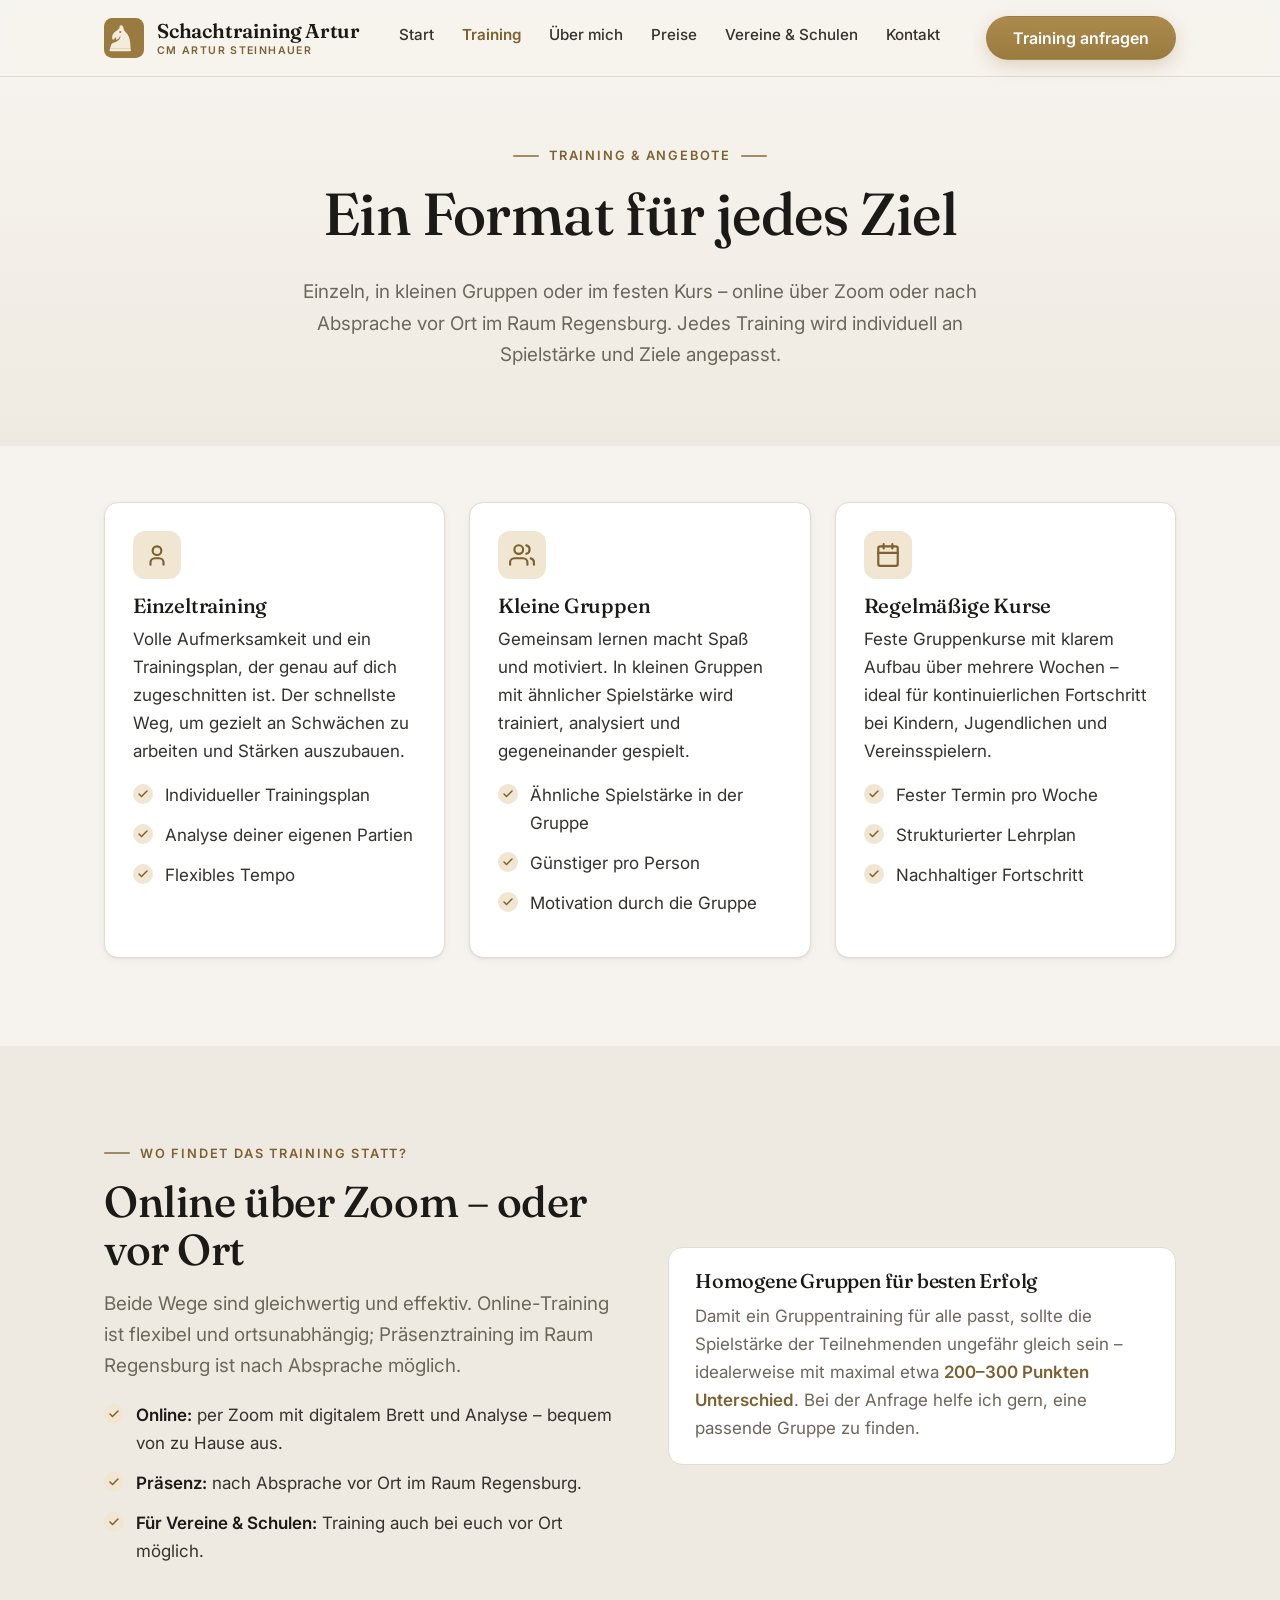
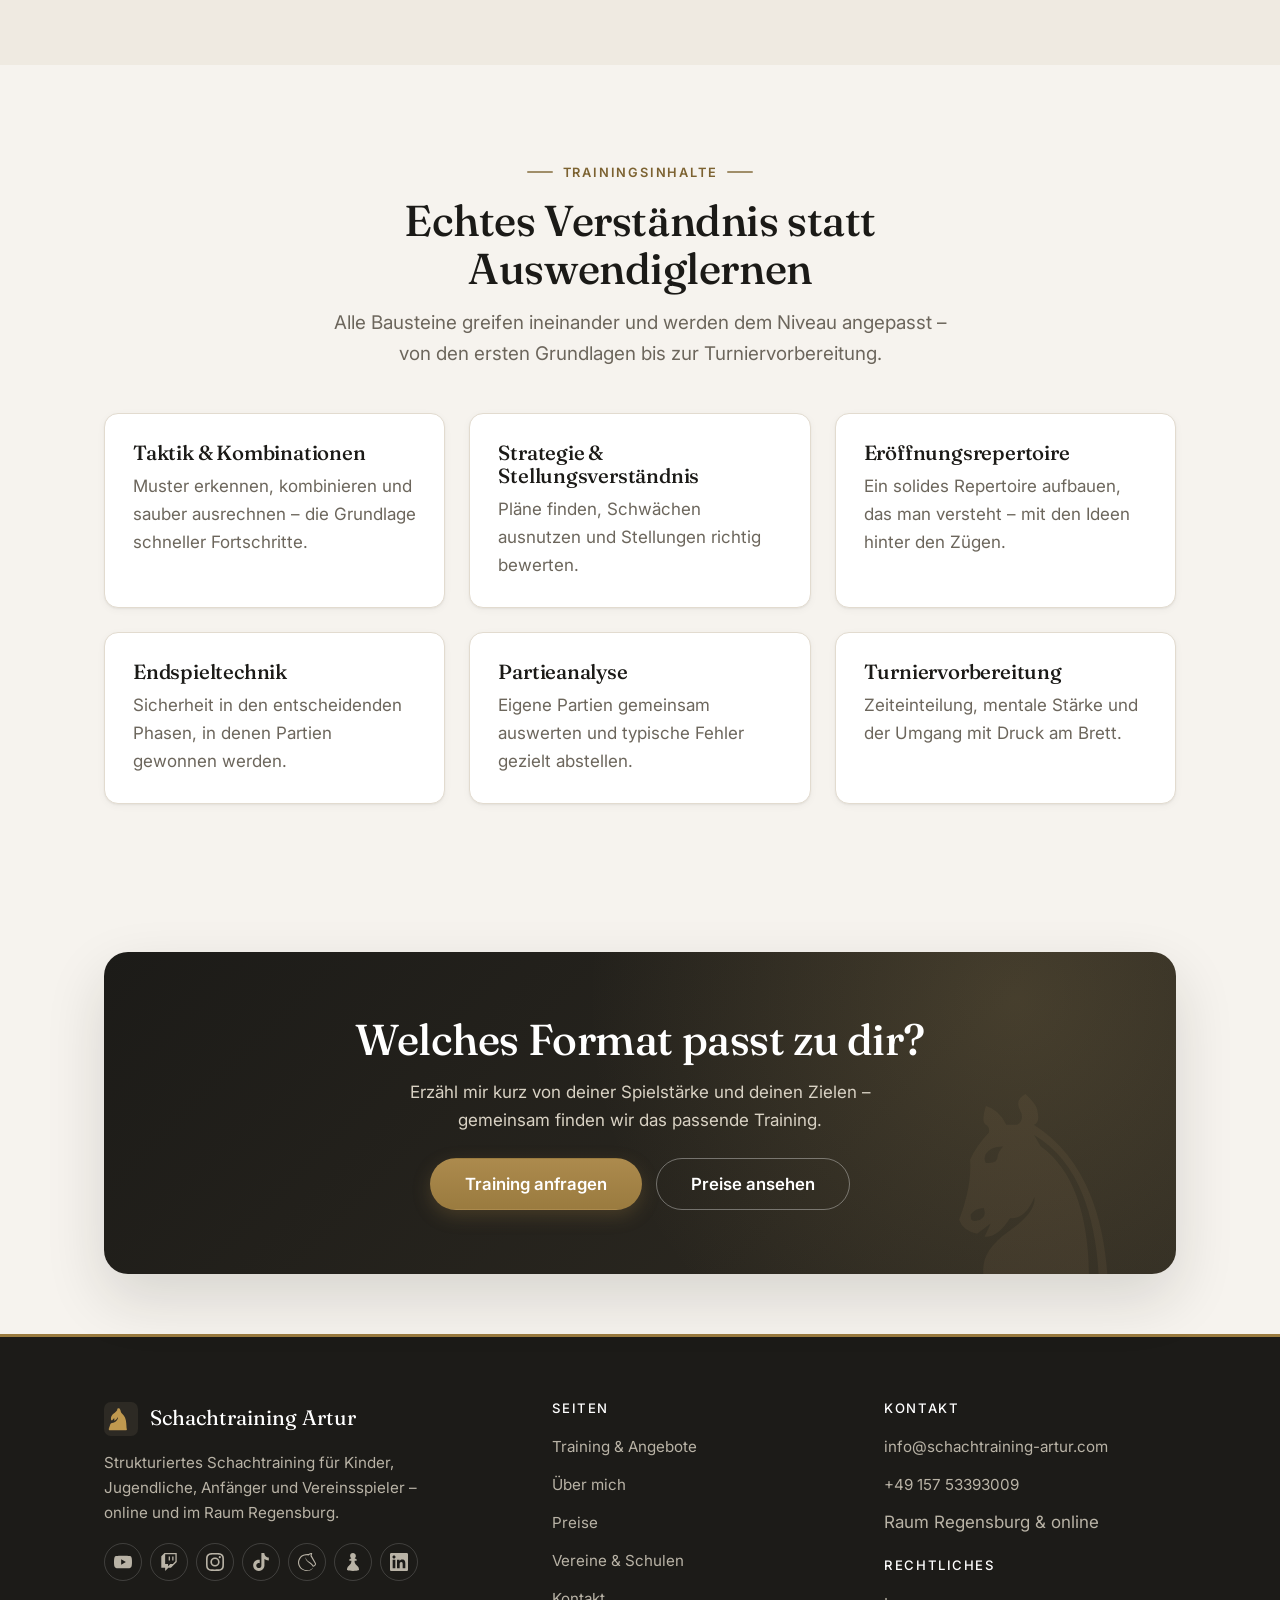
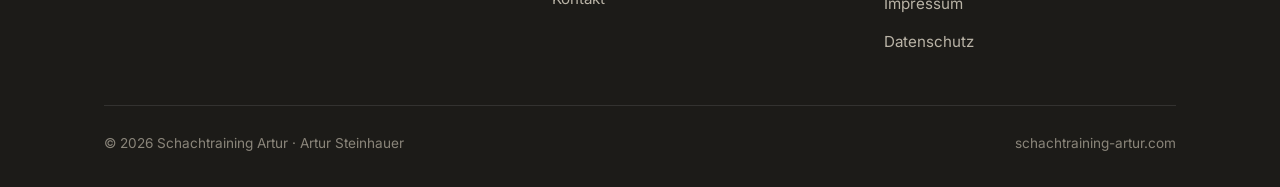
<file: training.html>
<!DOCTYPE html>
<html lang="de">
<head>
  <meta charset="UTF-8">
  <meta name="viewport" content="width=device-width, initial-scale=1.0">
  <title>Training &amp; Angebote – Schachtraining Artur</title>
  <meta name="description" content="Einzeltraining, kleine Gruppen und regelmäßige Kurse – online über Zoom oder vor Ort im Raum Regensburg. Individuell abgestimmt auf Spielstärke und Ziele.">
  <link rel="canonical" href="https://schachtraining-artur.com/training.html">
  <meta property="og:type" content="website">
  <meta property="og:title" content="Training & Angebote – Schachtraining Artur">
  <meta property="og:description" content="Einzeltraining, kleine Gruppen und regelmäßige Kurse – online oder vor Ort im Raum Regensburg.">
  <meta property="og:url" content="https://schachtraining-artur.com/training.html">
  <link rel="icon" href="assets/img/favicon.svg" type="image/svg+xml">
  <link rel="preconnect" href="https://fonts.googleapis.com">
  <link rel="preconnect" href="https://fonts.gstatic.com" crossorigin>
  <link href="https://fonts.googleapis.com/css2?family=Fraunces:opsz,wght@9..144,400;9..144,500;9..144,600&family=Inter:wght@400;500;600;700&display=swap" rel="stylesheet">
  <link rel="stylesheet" href="assets/css/styles.css?v=10">
</head>
<body>
  <a href="#main" class="skip-link">Zum Inhalt springen</a>
  <header class="site-header">
    <div class="container nav">
      <a href="index.html" class="brand" aria-label="Schachtraining Artur – Startseite">
        <svg class="brand__mark" viewBox="0 0 64 64" aria-hidden="true"><rect width="64" height="64" rx="13"/><path fill="#f3ecdd" d="M25 15c-1.6 3.1-4.6 4.9-7.3 7.1-2.9 2.4-4.7 5.4-4.7 9.7 0 1.6.7 2.6 2 3l3.4-3.7c.5-.5 1.3-.1 1.2.6l-.5 3.6c4-1.1 5.4-3.9 6.6-6.4l.7 1.1c-1.6 5.9-5.9 8.4-11.2 9.7-2.4.6-3.5 2.1-3.9 4.2L9.5 49h33l-.6-9c-.5-8-3-13.3-7.2-17.3-2-1.9-3.2-3.9-3.6-6.6-.2-1.4-.6-2.6-1.6-3.6-1.2-1.2-3.4-1.3-4.9.5-.2-.3.6.5.4 2zM26 24a1.7 1.7 0 1 1 0-3.4 1.7 1.7 0 0 1 0 3.4z"/><rect x="9" y="49" width="34" height="4" rx="1.4" fill="#f3ecdd"/></svg>
        <span>Schachtraining Artur<small>CM Artur Steinhauer</small></span>
      </a>
      <button class="nav__toggle" aria-label="Menü" aria-expanded="false" aria-controls="nav-links"><span></span><span></span><span></span></button>
      <ul class="nav__links" id="nav-links">
        <li><a href="index.html">Start</a></li>
        <li><a href="training.html" class="active">Training</a></li>
        <li><a href="ueber-mich.html">Über mich</a></li>
        <li><a href="preise.html">Preise</a></li>
        <li><a href="vereine-schulen.html">Vereine &amp; Schulen</a></li>
        <li><a href="kontakt.html">Kontakt</a></li>
        <li class="nav__cta-mobile"><a href="kontakt.html" class="btn btn--primary" style="color:#fff;">Training anfragen</a></li>
      </ul>
      <a href="kontakt.html" class="btn btn--primary nav__cta" style="color:#fff;">Training anfragen</a>
    </div>
  </header>

  <main id="main">
    <!-- PAGE HERO -->
    <section class="section section--tight" style="background:linear-gradient(180deg,var(--paper),var(--paper-2));">
      <div class="container narrow center">
        <span class="eyebrow">Training &amp; Angebote</span>
        <h1 class="display">Ein Format für jedes Ziel</h1>
        <p class="lead">Einzeln, in kleinen Gruppen oder im festen Kurs – online über Zoom oder nach Absprache vor Ort im Raum Regensburg. Jedes Training wird individuell an Spielstärke und Ziele angepasst.</p>
      </div>
    </section>

    <!-- FORMATE -->
    <section class="section" style="padding-top:56px;">
      <div class="container">
        <div class="grid grid-3">
          <div class="card card--hover reveal">
            <div class="card__icon"><svg viewBox="0 0 24 24" fill="none" stroke="currentColor" stroke-width="2" stroke-linecap="round" stroke-linejoin="round"><circle cx="12" cy="8" r="4"/><path d="M6 21v-2a4 4 0 0 1 4-4h4a4 4 0 0 1 4 4v2"/></svg></div>
            <h3>Einzeltraining</h3>
            <p>Volle Aufmerksamkeit und ein Trainingsplan, der genau auf dich zugeschnitten ist. Der schnellste Weg, um gezielt an Schwächen zu arbeiten und Stärken auszubauen.</p>
            <ul class="check-list" style="margin-top:14px;">
              <li>Individueller Trainingsplan</li>
              <li>Analyse deiner eigenen Partien</li>
              <li>Flexibles Tempo</li>
            </ul>
          </div>
          <div class="card card--hover reveal">
            <div class="card__icon"><svg viewBox="0 0 24 24" fill="none" stroke="currentColor" stroke-width="2" stroke-linecap="round" stroke-linejoin="round"><path d="M17 21v-2a4 4 0 0 0-4-4H5a4 4 0 0 0-4 4v2"/><circle cx="9" cy="7" r="4"/><path d="M23 21v-2a4 4 0 0 0-3-3.87"/><path d="M16 3.13a4 4 0 0 1 0 7.75"/></svg></div>
            <h3>Kleine Gruppen</h3>
            <p>Gemeinsam lernen macht Spaß und motiviert. In kleinen Gruppen mit ähnlicher Spielstärke wird trainiert, analysiert und gegeneinander gespielt.</p>
            <ul class="check-list" style="margin-top:14px;">
              <li>Ähnliche Spielstärke in der Gruppe</li>
              <li>Günstiger pro Person</li>
              <li>Motivation durch die Gruppe</li>
            </ul>
          </div>
          <div class="card card--hover reveal">
            <div class="card__icon"><svg viewBox="0 0 24 24" fill="none" stroke="currentColor" stroke-width="2" stroke-linecap="round" stroke-linejoin="round"><rect x="3" y="4" width="18" height="18" rx="2"/><path d="M16 2v4M8 2v4M3 10h18"/></svg></div>
            <h3>Regelmäßige Kurse</h3>
            <p>Feste Gruppenkurse mit klarem Aufbau über mehrere Wochen – ideal für kontinuierlichen Fortschritt bei Kindern, Jugendlichen und Vereinsspielern.</p>
            <ul class="check-list" style="margin-top:14px;">
              <li>Fester Termin pro Woche</li>
              <li>Strukturierter Lehrplan</li>
              <li>Nachhaltiger Fortschritt</li>
            </ul>
          </div>
        </div>
      </div>
    </section>

    <!-- ONLINE / PRÄSENZ -->
    <section class="section section--paper2">
      <div class="container">
        <div class="split">
          <div class="reveal">
            <span class="eyebrow">Wo findet das Training statt?</span>
            <h2 class="display">Online über Zoom – oder vor Ort</h2>
            <p class="lead">Beide Wege sind gleichwertig und effektiv. Online-Training ist flexibel und ortsunabhängig; Präsenztraining im Raum Regensburg ist nach Absprache möglich.</p>
            <ul class="check-list" style="margin-top:20px;">
              <li><strong>Online:</strong> per Zoom mit digitalem Brett und Analyse – bequem von zu Hause aus.</li>
              <li><strong>Präsenz:</strong> nach Absprache vor Ort im Raum Regensburg.</li>
              <li><strong>Für Vereine &amp; Schulen:</strong> Training auch bei euch vor Ort möglich.</li>
            </ul>
          </div>
          <div class="reveal">
            <div class="note" style="background:var(--surface);border-color:var(--line);">
              <h3 style="margin-top:0;">Homogene Gruppen für besten Erfolg</h3>
              <p style="margin-bottom:0;color:var(--muted);">Damit ein Gruppentraining für alle passt, sollte die Spielstärke der Teilnehmenden ungefähr gleich sein – idealerweise mit maximal etwa <strong style="color:var(--brass-dark);">200–300 Punkten Unterschied</strong>. Bei der Anfrage helfe ich gern, eine passende Gruppe zu finden.</p>
            </div>
          </div>
        </div>
      </div>
    </section>

    <!-- WAS WIRD TRAINIERT -->
    <section class="section">
      <div class="container">
        <div class="center reveal" style="max-width:640px;margin-inline:auto;">
          <span class="eyebrow">Trainingsinhalte</span>
          <h2 class="display">Echtes Verständnis statt Auswendiglernen</h2>
          <p class="lead subhead">Alle Bausteine greifen ineinander und werden dem Niveau angepasst – von den ersten Grundlagen bis zur Turniervorbereitung.</p>
        </div>
        <div class="grid grid-3" style="margin-top:44px;">
          <div class="card reveal"><h3>Taktik &amp; Kombinationen</h3><p style="color:var(--muted);margin:0;">Muster erkennen, kombinieren und sauber ausrechnen – die Grundlage schneller Fortschritte.</p></div>
          <div class="card reveal"><h3>Strategie &amp; Stellungsverständnis</h3><p style="color:var(--muted);margin:0;">Pläne finden, Schwächen ausnutzen und Stellungen richtig bewerten.</p></div>
          <div class="card reveal"><h3>Eröffnungsrepertoire</h3><p style="color:var(--muted);margin:0;">Ein solides Repertoire aufbauen, das man versteht – mit den Ideen hinter den Zügen.</p></div>
          <div class="card reveal"><h3>Endspieltechnik</h3><p style="color:var(--muted);margin:0;">Sicherheit in den entscheidenden Phasen, in denen Partien gewonnen werden.</p></div>
          <div class="card reveal"><h3>Partieanalyse</h3><p style="color:var(--muted);margin:0;">Eigene Partien gemeinsam auswerten und typische Fehler gezielt abstellen.</p></div>
          <div class="card reveal"><h3>Turniervorbereitung</h3><p style="color:var(--muted);margin:0;">Zeiteinteilung, mentale Stärke und der Umgang mit Druck am Brett.</p></div>
        </div>
      </div>
    </section>

    <!-- CTA -->
    <section class="section--tight">
      <div class="container">
        <div class="cta-band reveal">
          <h2 class="display">Welches Format passt zu dir?</h2>
          <p>Erzähl mir kurz von deiner Spielstärke und deinen Zielen – gemeinsam finden wir das passende Training.</p>
          <div class="btn-row center" style="margin-top:24px;">
            <a href="kontakt.html" class="btn btn--primary btn--lg">Training anfragen</a>
            <a href="preise.html" class="btn btn--on-dark btn--lg">Preise ansehen</a>
          </div>
        </div>
      </div>
    </section>
  </main>

  <footer class="site-footer">
    <div class="container">
      <div class="footer__grid">
        <div>
          <div class="footer__brand">
            <svg width="34" height="34" viewBox="0 0 64 64" aria-hidden="true"><rect width="64" height="64" rx="13" fill="#2d2a24"/><path fill="#c0994f" d="M25 15c-1.6 3.1-4.6 4.9-7.3 7.1-2.9 2.4-4.7 5.4-4.7 9.7 0 1.6.7 2.6 2 3l3.4-3.7c.5-.5 1.3-.1 1.2.6l-.5 3.6c4-1.1 5.4-3.9 6.6-6.4l.7 1.1c-1.6 5.9-5.9 8.4-11.2 9.7-2.4.6-3.5 2.1-3.9 4.2L9.5 49h33l-.6-9c-.5-8-3-13.3-7.2-17.3-2-1.9-3.2-3.9-3.6-6.6-.2-1.4-.6-2.6-1.6-3.6-1.2-1.2-3.4-1.3-4.9.5-.2-.3.6.5.4 2z"/><rect x="9" y="49" width="34" height="4" rx="1.4" fill="#c0994f"/></svg>
            Schachtraining Artur
          </div>
          <p>Strukturiertes Schachtraining für Kinder, Jugendliche, Anfänger und Vereinsspieler – online und im Raum Regensburg.</p>
          <div class="socials" aria-label="Social Media">
            <a href="https://www.youtube.com/@Arturblunder" class="social" style="--brand:#FF0000;" target="_blank" rel="noopener" aria-label="YouTube" title="YouTube"><svg viewBox="0 0 24 24" aria-hidden="true"><path fill="currentColor" d="M23.498 6.186a3.016 3.016 0 0 0-2.122-2.136C19.505 3.545 12 3.545 12 3.545s-7.505 0-9.377.505A3.017 3.017 0 0 0 .502 6.186C0 8.07 0 12 0 12s0 3.93.502 5.814a3.016 3.016 0 0 0 2.122 2.136c1.871.505 9.376.505 9.376.505s7.505 0 9.377-.505a3.015 3.015 0 0 0 2.122-2.136C24 15.93 24 12 24 12s0-3.93-.502-5.814zM9.545 15.568V8.432L15.818 12l-6.273 3.568z"/></svg></a>
            <a href="https://www.twitch.tv/arturblunder" class="social" style="--brand:#9146FF;" target="_blank" rel="noopener" aria-label="Twitch" title="Twitch"><svg viewBox="0 0 24 24" aria-hidden="true"><path fill="currentColor" d="M11.571 4.714h1.715v5.143H11.57zm4.715 0H18v5.143h-1.714zM6 0L1.714 4.286v15.428h5.143V24l4.286-4.286h3.428L22.286 12V0zm14.571 11.143l-3.428 3.428h-3.429l-3 3v-3H6.857V1.714h13.714Z"/></svg></a>
            <a href="https://www.instagram.com/arturblunder/" class="social" style="--brand:#E4405F;" target="_blank" rel="noopener" aria-label="Instagram" title="Instagram"><svg viewBox="0 0 24 24" aria-hidden="true"><path fill="currentColor" d="M7.0301.084c-1.2768.0602-2.1487.264-2.911.5634-.7888.3075-1.4575.72-2.1228 1.3877-.6652.6677-1.075 1.3368-1.3802 2.127-.2954.7638-.4956 1.6365-.552 2.914-.0564 1.2775-.0689 1.6882-.0626 4.947.0062 3.2586.0206 3.6671.0825 4.9473.061 1.2765.264 2.1482.5635 2.9107.308.7889.72 1.4573 1.388 2.1228.6679.6655 1.3365 1.0743 2.1285 1.38.7632.295 1.6361.4961 2.9134.552 1.2773.056 1.6884.069 4.9462.0627 3.2578-.0062 3.668-.0207 4.9478-.0814 1.28-.0607 2.147-.2652 2.9098-.5633.7889-.3086 1.4578-.72 2.1228-1.3881.665-.6682 1.0745-1.3378 1.3795-2.1284.2957-.7632.4966-1.636.552-2.9124.056-1.2809.0692-1.6898.063-4.948-.0063-3.2583-.021-3.6668-.0817-4.9465-.0607-1.2797-.264-2.1487-.5633-2.9117-.3084-.7889-.72-1.4568-1.3876-2.1228C21.2982 1.33 20.628.9208 19.8378.6165 19.074.321 18.2017.1197 16.9244.0645 15.6471.0093 15.236-.005 11.977.0014 8.718.0076 8.31.0215 7.0301.0839m.1402 21.6932c-1.17-.0509-1.8053-.2453-2.2287-.408-.5606-.216-.96-.4771-1.3819-.895-.422-.4178-.6811-.8186-.9-1.378-.1644-.4234-.3624-1.058-.4171-2.228-.0595-1.2645-.072-1.6442-.079-4.848-.007-3.2037.0053-3.583.0607-4.848.05-1.169.2456-1.805.408-2.2282.216-.5613.4762-.96.895-1.3816.4188-.4217.8184-.6814 1.3783-.9003.423-.1651 1.0575-.3614 2.227-.4171 1.2655-.06 1.6447-.072 4.848-.079 3.2033-.007 3.5835.005 4.8495.0608 1.169.0508 1.8053.2445 2.228.408.5608.216.96.4754 1.3816.895.4217.4194.6816.8176.9005 1.3787.1653.4217.3617 1.056.4169 2.2263.0602 1.2655.0739 1.645.0796 4.848.0058 3.203-.0055 3.5834-.061 4.848-.051 1.17-.245 1.8055-.408 2.2294-.216.5604-.4763.96-.8954 1.3814-.419.4215-.8181.6811-1.3783.9-.4224.1649-1.0577.3617-2.2262.4174-1.2656.0595-1.6448.072-4.8493.079-3.2045.007-3.5825-.006-4.848-.0608M16.953 5.5864A1.44 1.44 0 1 0 18.39 4.144a1.44 1.44 0 0 0-1.437 1.4424M5.8385 12.012c.0067 3.4032 2.7706 6.1557 6.173 6.1493 3.4026-.0065 6.157-2.7701 6.1506-6.1733-.0065-3.4032-2.771-6.1565-6.174-6.1498-3.403.0067-6.156 2.771-6.1496 6.1738M8 12.0077a4 4 0 1 1 4.008 3.9921A3.9996 3.9996 0 0 1 8 12.0077"/></svg></a>
            <a href="https://www.tiktok.com/@arturblunder" class="social" style="--brand:#000000;" target="_blank" rel="noopener" aria-label="TikTok" title="TikTok"><svg viewBox="0 0 24 24" aria-hidden="true"><path fill="currentColor" d="M12.525.02c1.31-.02 2.61-.01 3.91-.02.08 1.53.63 3.09 1.75 4.17 1.12 1.11 2.7 1.62 4.24 1.79v4.03c-1.44-.05-2.89-.35-4.2-.97-.57-.26-1.1-.59-1.62-.93-.01 2.92.01 5.84-.02 8.75-.08 1.4-.54 2.79-1.35 3.94-1.31 1.92-3.58 3.17-5.91 3.21-1.43.08-2.86-.31-4.08-1.03-2.02-1.19-3.44-3.37-3.65-5.71-.02-.5-.03-1-.01-1.49.18-1.9 1.12-3.72 2.58-4.96 1.66-1.44 3.98-2.13 6.15-1.72.02 1.48-.04 2.96-.04 4.44-.99-.32-2.15-.23-3.02.37-.63.41-1.11 1.04-1.36 1.75-.21.51-.15 1.07-.14 1.61.24 1.64 1.82 3.02 3.5 2.87 1.12-.01 2.19-.66 2.77-1.61.19-.33.4-.67.41-1.06.1-1.79.06-3.57.07-5.36.01-4.03-.01-8.05.02-12.07z"/></svg></a>
            <a href="https://lichess.org/@/Artur_Steinhauer" class="social" style="--brand:#000000;" target="_blank" rel="noopener" aria-label="Lichess" title="Lichess"><svg viewBox="0 0 24 24" aria-hidden="true"><path fill="currentColor" d="M10.457 6.161a.237.237 0 0 0-.296.165c-.8 2.785 2.819 5.579 5.214 7.428.653.504 1.216.939 1.591 1.292 1.745 1.642 2.564 2.851 2.733 3.178a.24.24 0 0 0 .275.122c.047-.013 4.726-1.3 3.934-4.574a.257.257 0 0 0-.023-.06L18.204 3.407 18.93.295a.24.24 0 0 0-.262-.293c-1.7.201-3.115.435-4.5 1.425-4.844-.323-8.718.9-11.213 3.539C.334 7.737-.246 11.515.085 14.128c.763 5.655 5.191 8.631 9.081 9.532.993.229 1.974.34 2.923.34 3.344 0 6.297-1.381 7.946-3.85a.24.24 0 0 0-.372-.3c-3.411 3.527-9.002 4.134-13.296 1.444-4.485-2.81-6.202-8.41-3.91-12.749C4.741 4.221 8.801 2.362 13.888 3.31c.056.01.115 0 .165-.029l.335-.197c.926-.546 1.961-1.157 2.873-1.279l-.694 1.993a.243.243 0 0 0 .02.202l6.082 10.192c-.193 2.028-1.706 2.506-2.226 2.611-.287-.645-.814-1.364-2.306-2.803-.422-.407-1.21-.941-2.124-1.56-2.364-1.601-5.937-4.02-5.391-5.984a.239.239 0 0 0-.165-.295z"/></svg></a>
            <a href="https://www.chess.com/member/ArturSteinhauer" class="social" style="--brand:#81B64C;" target="_blank" rel="noopener" aria-label="Chess.com" title="Chess.com"><svg viewBox="0 0 24 24" aria-hidden="true"><path fill="currentColor" d="M12 0a3.85 3.85 0 0 0-3.875 3.846A3.84 3.84 0 0 0 9.73 6.969l-2.79 1.85c0 .622.144 1.114.434 1.649H9.83c-.014.245-.014.549-.014.925 0 .025.003.048.006.071-.064 1.353-.507 3.472-3.62 5.842-.816.625-1.423 1.495-1.806 2.533a.33.33 0 0 0-.045.084 8.124 8.124 0 0 0-.39 2.516c0 .1.216 1.561 8.038 1.561s8.038-1.46 8.038-1.561c0-2.227-.824-4.048-2.24-5.133-4.034-3.08-3.586-5.74-3.644-6.838h2.458c.29-.535.434-1.027.434-1.649l-2.79-1.836a3.86 3.86 0 0 0 1.604-3.123A3.873 3.873 0 0 0 13.445.275c-.004-.002-.01.004-.015.004A3.76 3.76 0 0 0 12 0Z"/></svg></a>
            <a href="https://www.linkedin.com/in/artur-steinhauer-683359333/" class="social" style="--brand:#0A66C2;" target="_blank" rel="noopener" aria-label="LinkedIn" title="LinkedIn"><svg viewBox="0 0 24 24" aria-hidden="true"><path fill="currentColor" d="M20.447 20.452h-3.554v-5.569c0-1.328-.027-3.037-1.852-3.037-1.853 0-2.136 1.445-2.136 2.939v5.667H9.351V9h3.414v1.561h.046c.477-.9 1.637-1.85 3.37-1.85 3.601 0 4.267 2.37 4.267 5.455v6.286zM5.337 7.433c-1.144 0-2.063-.926-2.063-2.065 0-1.138.92-2.063 2.063-2.063 1.14 0 2.064.925 2.064 2.063 0 1.139-.925 2.065-2.064 2.065zm1.782 13.019H3.555V9h3.564v11.452zM22.225 0H1.771C.792 0 0 .774 0 1.729v20.542C0 23.227.792 24 1.771 24h20.451C23.2 24 24 23.227 24 22.271V1.729C24 .774 23.2 0 22.222 0h.003z"/></svg></a>
          </div>
        </div>
        <div>
          <h4>Seiten</h4>
          <ul>
            <li><a href="training.html">Training &amp; Angebote</a></li>
            <li><a href="ueber-mich.html">Über mich</a></li>
            <li><a href="preise.html">Preise</a></li>
            <li><a href="vereine-schulen.html">Vereine &amp; Schulen</a></li>
            <li><a href="kontakt.html">Kontakt</a></li>
          </ul>
        </div>
        <div>
          <h4>Kontakt</h4>
          <ul>
            <li><a href="mailto:info@schachtraining-artur.com">info@schachtraining-artur.com</a></li>
            <li><a href="https://wa.me/4915753393009?text=Hallo%20Artur%2C%20ich%20interessiere%20mich%20f%C3%BCr%20Schachtraining%20und%20w%C3%BCrde%20gerne%20mehr%20erfahren." target="_blank" rel="noopener">+49 157 53393009</a></li>
            <li>Raum Regensburg &amp; online</li>
          </ul>
          <h4 style="margin-top:22px;">Rechtliches</h4>
          <ul>
            <li><a href="impressum.html">Impressum</a></li>
            <li><a href="datenschutz.html">Datenschutz</a></li>
          </ul>
        </div>
      </div>
      <div class="footer__bottom">
        <span>© <span id="year">2026</span> Schachtraining Artur · Artur Steinhauer</span>
        <span>schachtraining-artur.com</span>
      </div>
    </div>
  </footer>
  <script src="assets/js/main.js?v=8"></script>
</body>
</html>
</file>
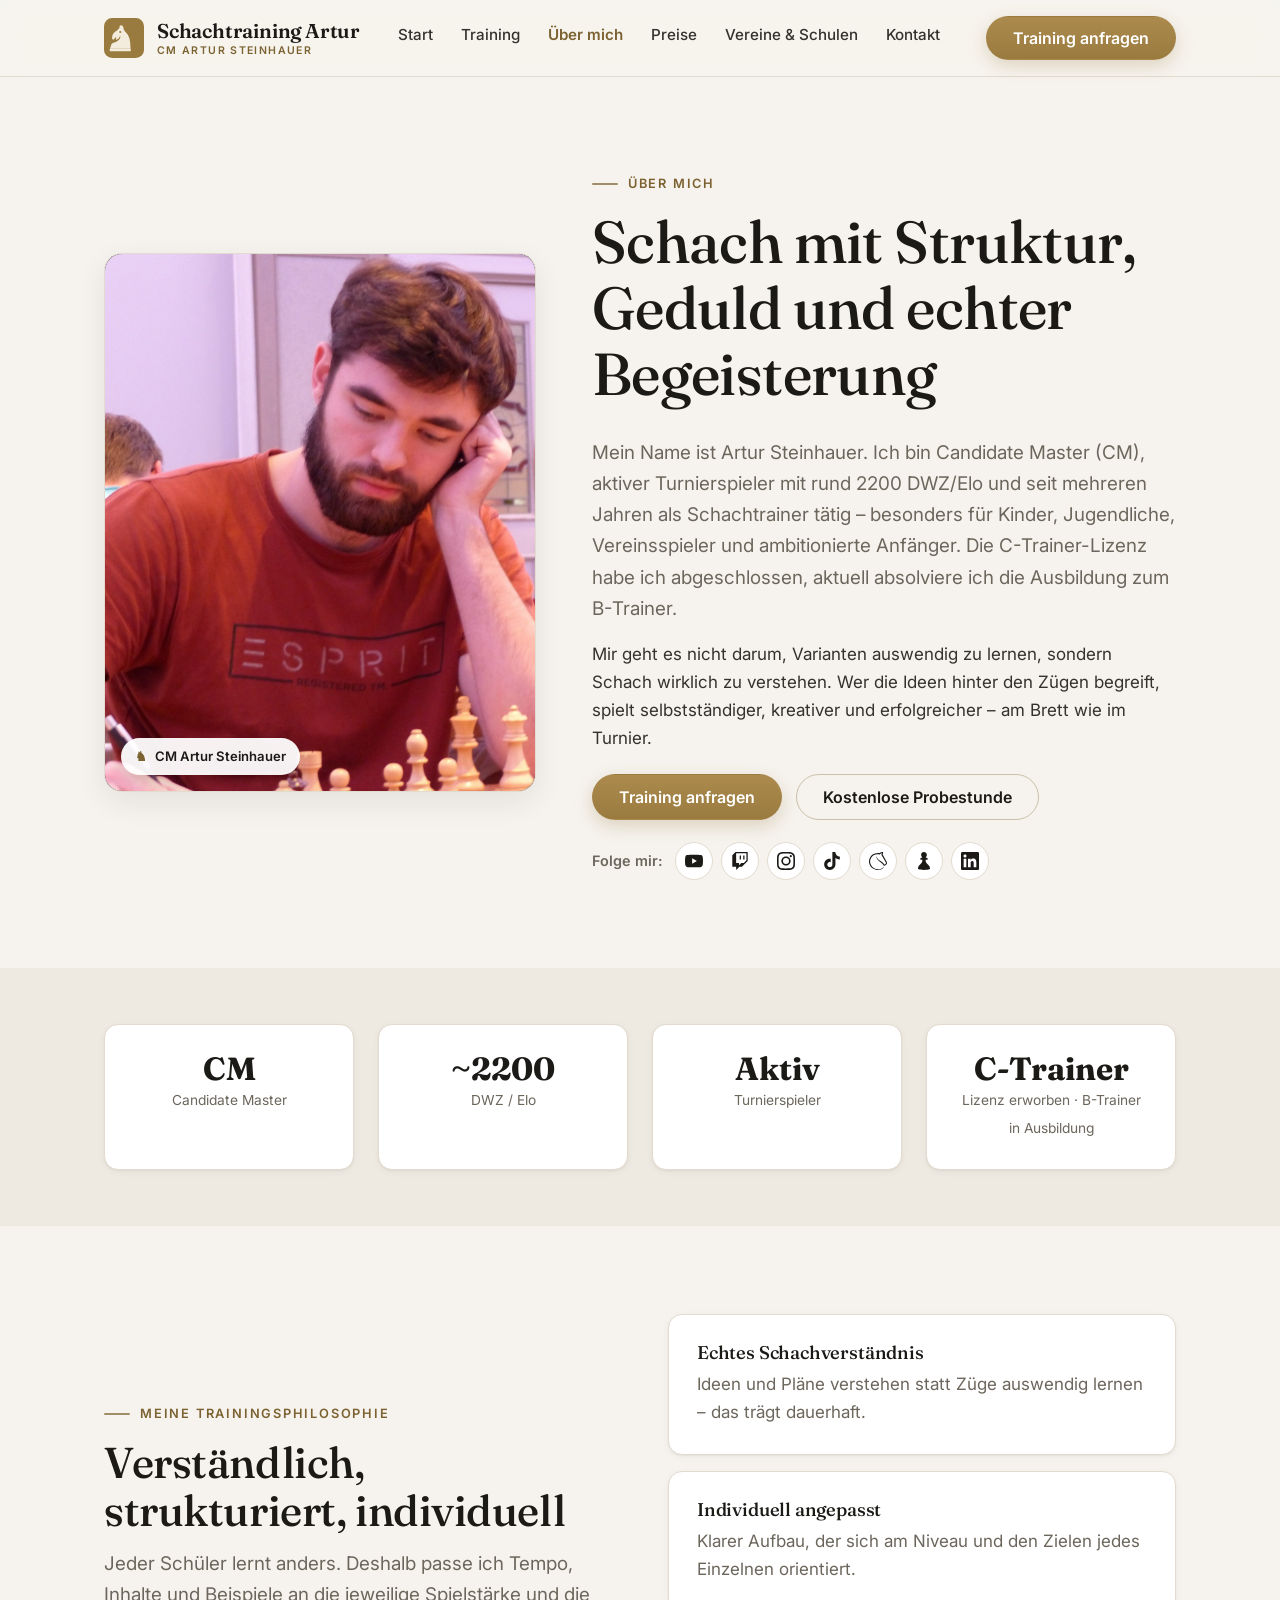
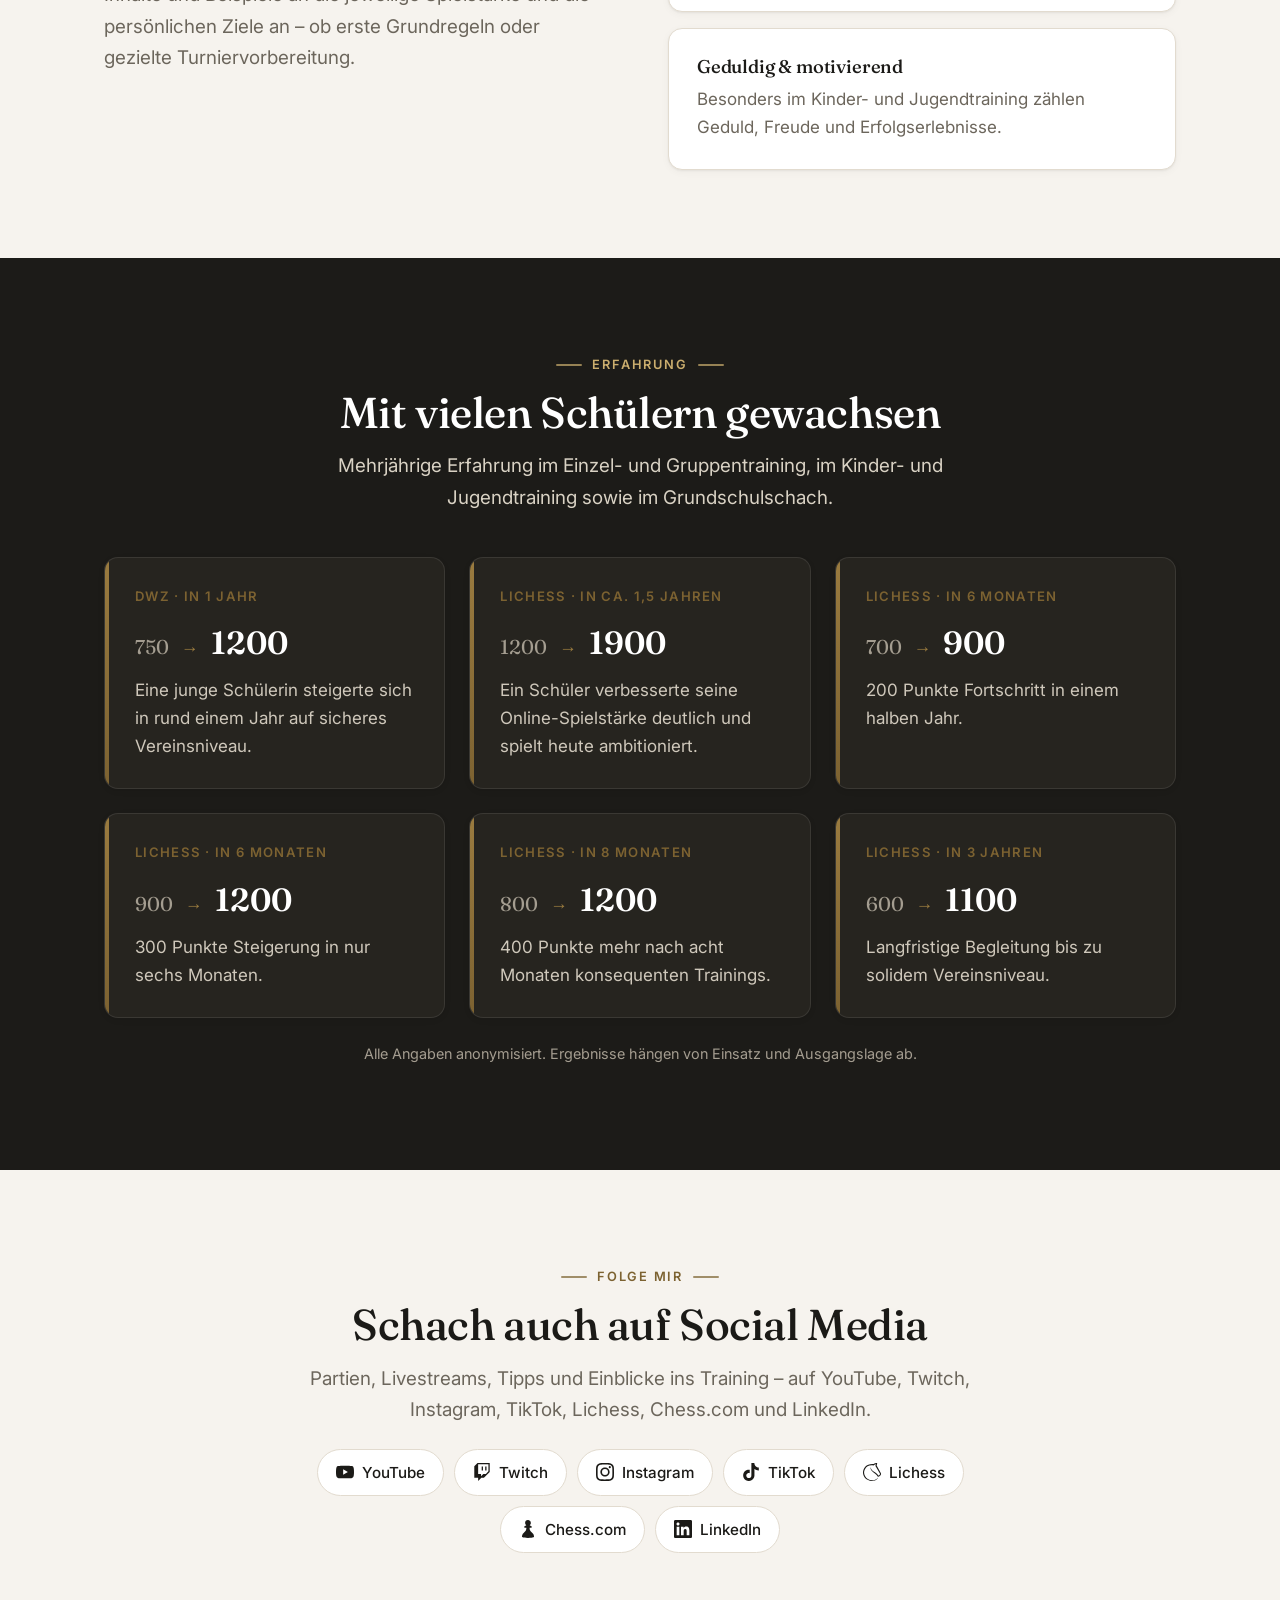
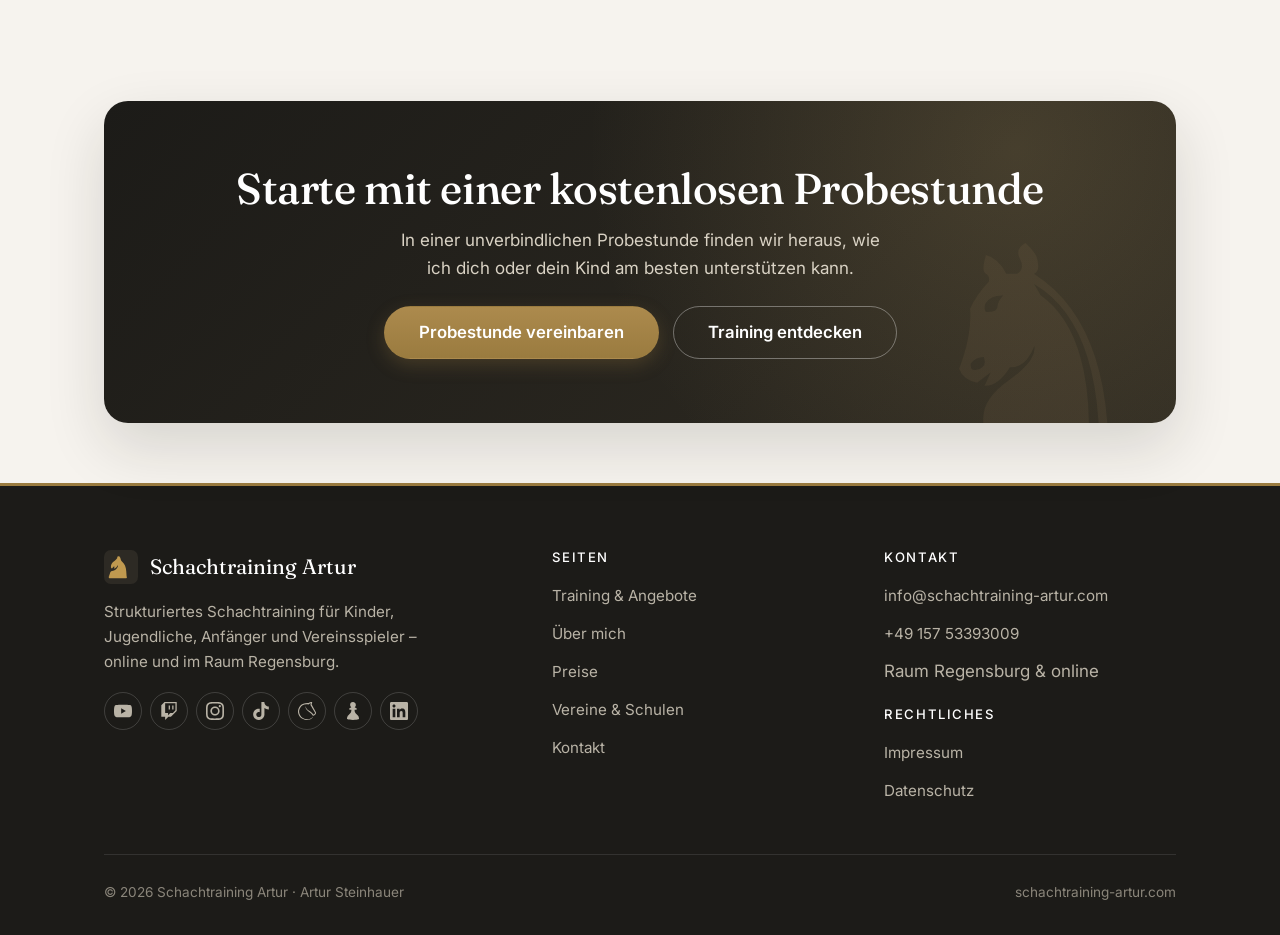
<file: ueber-mich.html>
<!DOCTYPE html>
<html lang="de">
<head>
  <meta charset="UTF-8">
  <meta name="viewport" content="width=device-width, initial-scale=1.0">
  <title>Über mich – CM Artur Steinhauer, Schachtrainer</title>
  <meta name="description" content="Artur Steinhauer ist Candidate Master, aktiver Turnierspieler (~2200 DWZ/Elo) und erfahrener Schachtrainer für Kinder, Jugendliche und Vereinsspieler.">
  <link rel="canonical" href="https://schachtraining-artur.com/ueber-mich.html">
  <meta property="og:type" content="profile">
  <meta property="og:title" content="Über mich – CM Artur Steinhauer">
  <meta property="og:description" content="Candidate Master, aktiver Turnierspieler und Schachtrainer mit mehrjähriger Erfahrung.">
  <meta property="og:url" content="https://schachtraining-artur.com/ueber-mich.html">
  <link rel="icon" href="assets/img/favicon.svg" type="image/svg+xml">
  <link rel="preconnect" href="https://fonts.googleapis.com">
  <link rel="preconnect" href="https://fonts.gstatic.com" crossorigin>
  <link href="https://fonts.googleapis.com/css2?family=Fraunces:opsz,wght@9..144,400;9..144,500;9..144,600&family=Inter:wght@400;500;600;700&display=swap" rel="stylesheet">
  <link rel="stylesheet" href="assets/css/styles.css?v=10">
</head>
<body>
  <a href="#main" class="skip-link">Zum Inhalt springen</a>
  <header class="site-header">
    <div class="container nav">
      <a href="index.html" class="brand" aria-label="Schachtraining Artur – Startseite">
        <svg class="brand__mark" viewBox="0 0 64 64" aria-hidden="true"><rect width="64" height="64" rx="13"/><path fill="#f3ecdd" d="M25 15c-1.6 3.1-4.6 4.9-7.3 7.1-2.9 2.4-4.7 5.4-4.7 9.7 0 1.6.7 2.6 2 3l3.4-3.7c.5-.5 1.3-.1 1.2.6l-.5 3.6c4-1.1 5.4-3.9 6.6-6.4l.7 1.1c-1.6 5.9-5.9 8.4-11.2 9.7-2.4.6-3.5 2.1-3.9 4.2L9.5 49h33l-.6-9c-.5-8-3-13.3-7.2-17.3-2-1.9-3.2-3.9-3.6-6.6-.2-1.4-.6-2.6-1.6-3.6-1.2-1.2-3.4-1.3-4.9.5-.2-.3.6.5.4 2zM26 24a1.7 1.7 0 1 1 0-3.4 1.7 1.7 0 0 1 0 3.4z"/><rect x="9" y="49" width="34" height="4" rx="1.4" fill="#f3ecdd"/></svg>
        <span>Schachtraining Artur<small>CM Artur Steinhauer</small></span>
      </a>
      <button class="nav__toggle" aria-label="Menü" aria-expanded="false" aria-controls="nav-links"><span></span><span></span><span></span></button>
      <ul class="nav__links" id="nav-links">
        <li><a href="index.html">Start</a></li>
        <li><a href="training.html">Training</a></li>
        <li><a href="ueber-mich.html" class="active">Über mich</a></li>
        <li><a href="preise.html">Preise</a></li>
        <li><a href="vereine-schulen.html">Vereine &amp; Schulen</a></li>
        <li><a href="kontakt.html">Kontakt</a></li>
        <li class="nav__cta-mobile"><a href="kontakt.html" class="btn btn--primary" style="color:#fff;">Training anfragen</a></li>
      </ul>
      <a href="kontakt.html" class="btn btn--primary nav__cta" style="color:#fff;">Training anfragen</a>
    </div>
  </header>

  <main id="main">
    <section class="section">
      <div class="container">
        <div class="split split--portrait">
          <div class="reveal">
            <div class="portrait">
              <img src="assets/img/Artur_Photo.jpeg" alt="CM Artur Steinhauer konzentriert bei einer Turnierpartie am Schachbrett" loading="lazy" width="1490" height="1600">
              <span class="portrait__badge"><span class="k">♞</span> CM Artur Steinhauer</span>
            </div>
          </div>
          <div class="reveal">
            <span class="eyebrow">Über mich</span>
            <h1 class="display">Schach mit Struktur, Geduld und echter Begeisterung</h1>
            <p class="lead">Mein Name ist Artur Steinhauer. Ich bin Candidate Master (CM), aktiver Turnierspieler mit rund 2200 DWZ/Elo und seit mehreren Jahren als Schachtrainer tätig – besonders für Kinder, Jugendliche, Vereinsspieler und ambitionierte Anfänger. Die C-Trainer-Lizenz habe ich abgeschlossen, aktuell absolviere ich die Ausbildung zum B-Trainer.</p>
            <p>Mir geht es nicht darum, Varianten auswendig zu lernen, sondern Schach wirklich zu verstehen. Wer die Ideen hinter den Zügen begreift, spielt selbstständiger, kreativer und erfolgreicher – am Brett wie im Turnier.</p>
            <div class="btn-row" style="margin-top:22px;">
              <a href="kontakt.html" class="btn btn--primary">Training anfragen</a>
              <a href="kontakt.html#probestunde" class="btn btn--ghost">Kostenlose Probestunde</a>
            </div>
            <div class="socials socials--top" aria-label="Social Media">
              <span class="socials__label">Folge mir:</span>
              <a href="https://www.youtube.com/@Arturblunder" class="social" style="--brand:#FF0000;" target="_blank" rel="noopener" aria-label="YouTube" title="YouTube"><svg viewBox="0 0 24 24" aria-hidden="true"><path fill="currentColor" d="M23.498 6.186a3.016 3.016 0 0 0-2.122-2.136C19.505 3.545 12 3.545 12 3.545s-7.505 0-9.377.505A3.017 3.017 0 0 0 .502 6.186C0 8.07 0 12 0 12s0 3.93.502 5.814a3.016 3.016 0 0 0 2.122 2.136c1.871.505 9.376.505 9.376.505s7.505 0 9.377-.505a3.015 3.015 0 0 0 2.122-2.136C24 15.93 24 12 24 12s0-3.93-.502-5.814zM9.545 15.568V8.432L15.818 12l-6.273 3.568z"/></svg></a>
              <a href="https://www.twitch.tv/arturblunder" class="social" style="--brand:#9146FF;" target="_blank" rel="noopener" aria-label="Twitch" title="Twitch"><svg viewBox="0 0 24 24" aria-hidden="true"><path fill="currentColor" d="M11.571 4.714h1.715v5.143H11.57zm4.715 0H18v5.143h-1.714zM6 0L1.714 4.286v15.428h5.143V24l4.286-4.286h3.428L22.286 12V0zm14.571 11.143l-3.428 3.428h-3.429l-3 3v-3H6.857V1.714h13.714Z"/></svg></a>
              <a href="https://www.instagram.com/arturblunder/" class="social" style="--brand:#E4405F;" target="_blank" rel="noopener" aria-label="Instagram" title="Instagram"><svg viewBox="0 0 24 24" aria-hidden="true"><path fill="currentColor" d="M7.0301.084c-1.2768.0602-2.1487.264-2.911.5634-.7888.3075-1.4575.72-2.1228 1.3877-.6652.6677-1.075 1.3368-1.3802 2.127-.2954.7638-.4956 1.6365-.552 2.914-.0564 1.2775-.0689 1.6882-.0626 4.947.0062 3.2586.0206 3.6671.0825 4.9473.061 1.2765.264 2.1482.5635 2.9107.308.7889.72 1.4573 1.388 2.1228.6679.6655 1.3365 1.0743 2.1285 1.38.7632.295 1.6361.4961 2.9134.552 1.2773.056 1.6884.069 4.9462.0627 3.2578-.0062 3.668-.0207 4.9478-.0814 1.28-.0607 2.147-.2652 2.9098-.5633.7889-.3086 1.4578-.72 2.1228-1.3881.665-.6682 1.0745-1.3378 1.3795-2.1284.2957-.7632.4966-1.636.552-2.9124.056-1.2809.0692-1.6898.063-4.948-.0063-3.2583-.021-3.6668-.0817-4.9465-.0607-1.2797-.264-2.1487-.5633-2.9117-.3084-.7889-.72-1.4568-1.3876-2.1228C21.2982 1.33 20.628.9208 19.8378.6165 19.074.321 18.2017.1197 16.9244.0645 15.6471.0093 15.236-.005 11.977.0014 8.718.0076 8.31.0215 7.0301.0839m.1402 21.6932c-1.17-.0509-1.8053-.2453-2.2287-.408-.5606-.216-.96-.4771-1.3819-.895-.422-.4178-.6811-.8186-.9-1.378-.1644-.4234-.3624-1.058-.4171-2.228-.0595-1.2645-.072-1.6442-.079-4.848-.007-3.2037.0053-3.583.0607-4.848.05-1.169.2456-1.805.408-2.2282.216-.5613.4762-.96.895-1.3816.4188-.4217.8184-.6814 1.3783-.9003.423-.1651 1.0575-.3614 2.227-.4171 1.2655-.06 1.6447-.072 4.848-.079 3.2033-.007 3.5835.005 4.8495.0608 1.169.0508 1.8053.2445 2.228.408.5608.216.96.4754 1.3816.895.4217.4194.6816.8176.9005 1.3787.1653.4217.3617 1.056.4169 2.2263.0602 1.2655.0739 1.645.0796 4.848.0058 3.203-.0055 3.5834-.061 4.848-.051 1.17-.245 1.8055-.408 2.2294-.216.5604-.4763.96-.8954 1.3814-.419.4215-.8181.6811-1.3783.9-.4224.1649-1.0577.3617-2.2262.4174-1.2656.0595-1.6448.072-4.8493.079-3.2045.007-3.5825-.006-4.848-.0608M16.953 5.5864A1.44 1.44 0 1 0 18.39 4.144a1.44 1.44 0 0 0-1.437 1.4424M5.8385 12.012c.0067 3.4032 2.7706 6.1557 6.173 6.1493 3.4026-.0065 6.157-2.7701 6.1506-6.1733-.0065-3.4032-2.771-6.1565-6.174-6.1498-3.403.0067-6.156 2.771-6.1496 6.1738M8 12.0077a4 4 0 1 1 4.008 3.9921A3.9996 3.9996 0 0 1 8 12.0077"/></svg></a>
              <a href="https://www.tiktok.com/@arturblunder" class="social" style="--brand:#000000;" target="_blank" rel="noopener" aria-label="TikTok" title="TikTok"><svg viewBox="0 0 24 24" aria-hidden="true"><path fill="currentColor" d="M12.525.02c1.31-.02 2.61-.01 3.91-.02.08 1.53.63 3.09 1.75 4.17 1.12 1.11 2.7 1.62 4.24 1.79v4.03c-1.44-.05-2.89-.35-4.2-.97-.57-.26-1.1-.59-1.62-.93-.01 2.92.01 5.84-.02 8.75-.08 1.4-.54 2.79-1.35 3.94-1.31 1.92-3.58 3.17-5.91 3.21-1.43.08-2.86-.31-4.08-1.03-2.02-1.19-3.44-3.37-3.65-5.71-.02-.5-.03-1-.01-1.49.18-1.9 1.12-3.72 2.58-4.96 1.66-1.44 3.98-2.13 6.15-1.72.02 1.48-.04 2.96-.04 4.44-.99-.32-2.15-.23-3.02.37-.63.41-1.11 1.04-1.36 1.75-.21.51-.15 1.07-.14 1.61.24 1.64 1.82 3.02 3.5 2.87 1.12-.01 2.19-.66 2.77-1.61.19-.33.4-.67.41-1.06.1-1.79.06-3.57.07-5.36.01-4.03-.01-8.05.02-12.07z"/></svg></a>
              <a href="https://lichess.org/@/Artur_Steinhauer" class="social" style="--brand:#000000;" target="_blank" rel="noopener" aria-label="Lichess" title="Lichess"><svg viewBox="0 0 24 24" aria-hidden="true"><path fill="currentColor" d="M10.457 6.161a.237.237 0 0 0-.296.165c-.8 2.785 2.819 5.579 5.214 7.428.653.504 1.216.939 1.591 1.292 1.745 1.642 2.564 2.851 2.733 3.178a.24.24 0 0 0 .275.122c.047-.013 4.726-1.3 3.934-4.574a.257.257 0 0 0-.023-.06L18.204 3.407 18.93.295a.24.24 0 0 0-.262-.293c-1.7.201-3.115.435-4.5 1.425-4.844-.323-8.718.9-11.213 3.539C.334 7.737-.246 11.515.085 14.128c.763 5.655 5.191 8.631 9.081 9.532.993.229 1.974.34 2.923.34 3.344 0 6.297-1.381 7.946-3.85a.24.24 0 0 0-.372-.3c-3.411 3.527-9.002 4.134-13.296 1.444-4.485-2.81-6.202-8.41-3.91-12.749C4.741 4.221 8.801 2.362 13.888 3.31c.056.01.115 0 .165-.029l.335-.197c.926-.546 1.961-1.157 2.873-1.279l-.694 1.993a.243.243 0 0 0 .02.202l6.082 10.192c-.193 2.028-1.706 2.506-2.226 2.611-.287-.645-.814-1.364-2.306-2.803-.422-.407-1.21-.941-2.124-1.56-2.364-1.601-5.937-4.02-5.391-5.984a.239.239 0 0 0-.165-.295z"/></svg></a>
              <a href="https://www.chess.com/member/ArturSteinhauer" class="social" style="--brand:#81B64C;" target="_blank" rel="noopener" aria-label="Chess.com" title="Chess.com"><svg viewBox="0 0 24 24" aria-hidden="true"><path fill="currentColor" d="M12 0a3.85 3.85 0 0 0-3.875 3.846A3.84 3.84 0 0 0 9.73 6.969l-2.79 1.85c0 .622.144 1.114.434 1.649H9.83c-.014.245-.014.549-.014.925 0 .025.003.048.006.071-.064 1.353-.507 3.472-3.62 5.842-.816.625-1.423 1.495-1.806 2.533a.33.33 0 0 0-.045.084 8.124 8.124 0 0 0-.39 2.516c0 .1.216 1.561 8.038 1.561s8.038-1.46 8.038-1.561c0-2.227-.824-4.048-2.24-5.133-4.034-3.08-3.586-5.74-3.644-6.838h2.458c.29-.535.434-1.027.434-1.649l-2.79-1.836a3.86 3.86 0 0 0 1.604-3.123A3.873 3.873 0 0 0 13.445.275c-.004-.002-.01.004-.015.004A3.76 3.76 0 0 0 12 0Z"/></svg></a>
              <a href="https://www.linkedin.com/in/artur-steinhauer-683359333/" class="social" style="--brand:#0A66C2;" target="_blank" rel="noopener" aria-label="LinkedIn" title="LinkedIn"><svg viewBox="0 0 24 24" aria-hidden="true"><path fill="currentColor" d="M20.447 20.452h-3.554v-5.569c0-1.328-.027-3.037-1.852-3.037-1.853 0-2.136 1.445-2.136 2.939v5.667H9.351V9h3.414v1.561h.046c.477-.9 1.637-1.85 3.37-1.85 3.601 0 4.267 2.37 4.267 5.455v6.286zM5.337 7.433c-1.144 0-2.063-.926-2.063-2.065 0-1.138.92-2.063 2.063-2.063 1.14 0 2.064.925 2.064 2.063 0 1.139-.925 2.065-2.064 2.065zm1.782 13.019H3.555V9h3.564v11.452zM22.225 0H1.771C.792 0 0 .774 0 1.729v20.542C0 23.227.792 24 1.771 24h20.451C23.2 24 24 23.227 24 22.271V1.729C24 .774 23.2 0 22.222 0h.003z"/></svg></a>
            </div>
          </div>
        </div>
      </div>
    </section>

    <!-- QUALIFIKATIONEN -->
    <section class="section section--paper2" style="padding-top:56px;padding-bottom:56px;">
      <div class="container">
        <div class="grid grid-4">
          <div class="card reveal center"><div class="hero__stat"><b style="font-size:2rem;">CM</b><span>Candidate Master</span></div></div>
          <div class="card reveal center"><div class="hero__stat"><b style="font-size:2rem;">~2200</b><span>DWZ / Elo</span></div></div>
          <div class="card reveal center"><div class="hero__stat"><b style="font-size:2rem;">Aktiv</b><span>Turnierspieler</span></div></div>
          <div class="card reveal center"><div class="hero__stat"><b style="font-size:2rem;">C-Trainer</b><span>Lizenz erworben · B-Trainer in Ausbildung</span></div></div>
        </div>
      </div>
    </section>

    <!-- PHILOSOPHIE -->
    <section class="section">
      <div class="container">
        <div class="split">
          <div class="reveal">
            <span class="eyebrow">Meine Trainingsphilosophie</span>
            <h2 class="display">Verständlich, strukturiert, individuell</h2>
            <p class="lead">Jeder Schüler lernt anders. Deshalb passe ich Tempo, Inhalte und Beispiele an die jeweilige Spielstärke und die persönlichen Ziele an – ob erste Grundregeln oder gezielte Turniervorbereitung.</p>
          </div>
          <div class="grid reveal" style="gap:16px;">
            <div class="card"><h3 style="font-size:1.15rem;">Echtes Schachverständnis</h3><p style="margin:0;color:var(--muted);">Ideen und Pläne verstehen statt Züge auswendig lernen – das trägt dauerhaft.</p></div>
            <div class="card"><h3 style="font-size:1.15rem;">Individuell angepasst</h3><p style="margin:0;color:var(--muted);">Klarer Aufbau, der sich am Niveau und den Zielen jedes Einzelnen orientiert.</p></div>
            <div class="card"><h3 style="font-size:1.15rem;">Geduldig &amp; motivierend</h3><p style="margin:0;color:var(--muted);">Besonders im Kinder- und Jugendtraining zählen Geduld, Freude und Erfolgserlebnisse.</p></div>
          </div>
        </div>
      </div>
    </section>

    <!-- ERFAHRUNG -->
    <section class="section section--dark">
      <div class="container">
        <div class="center reveal" style="max-width:640px;margin-inline:auto;">
          <span class="eyebrow">Erfahrung</span>
          <h2 class="display">Mit vielen Schülern gewachsen</h2>
          <p class="lead">Mehrjährige Erfahrung im Einzel- und Gruppentraining, im Kinder- und Jugendtraining sowie im Grundschulschach.</p>
        </div>
        <div class="grid grid-3" style="margin-top:44px;">
          <div class="story reveal" style="background:var(--dark-2);border-color:rgba(255,255,255,.09);">
            <div class="story__unit">DWZ · in 1 Jahr</div>
            <div class="story__jump"><span class="story__from" style="color:#a49d90;">750</span><span class="story__arrow">→</span><span class="story__to" style="color:#fff;">1200</span></div>
            <p style="margin:0;color:#cfc8bb;">Eine junge Schülerin steigerte sich in rund einem Jahr auf sicheres Vereinsniveau.</p>
          </div>
          <div class="story reveal" style="background:var(--dark-2);border-color:rgba(255,255,255,.09);">
            <div class="story__unit">Lichess · in ca. 1,5 Jahren</div>
            <div class="story__jump"><span class="story__from" style="color:#a49d90;">1200</span><span class="story__arrow">→</span><span class="story__to" style="color:#fff;">1900</span></div>
            <p style="margin:0;color:#cfc8bb;">Ein Schüler verbesserte seine Online-Spielstärke deutlich und spielt heute ambitioniert.</p>
          </div>
          <div class="story reveal" style="background:var(--dark-2);border-color:rgba(255,255,255,.09);">
            <div class="story__unit">Lichess · in 6 Monaten</div>
            <div class="story__jump"><span class="story__from" style="color:#a49d90;">700</span><span class="story__arrow">→</span><span class="story__to" style="color:#fff;">900</span></div>
            <p style="margin:0;color:#cfc8bb;">200 Punkte Fortschritt in einem halben Jahr.</p>
          </div>
          <div class="story reveal" style="background:var(--dark-2);border-color:rgba(255,255,255,.09);">
            <div class="story__unit">Lichess · in 6 Monaten</div>
            <div class="story__jump"><span class="story__from" style="color:#a49d90;">900</span><span class="story__arrow">→</span><span class="story__to" style="color:#fff;">1200</span></div>
            <p style="margin:0;color:#cfc8bb;">300 Punkte Steigerung in nur sechs Monaten.</p>
          </div>
          <div class="story reveal" style="background:var(--dark-2);border-color:rgba(255,255,255,.09);">
            <div class="story__unit">Lichess · in 8 Monaten</div>
            <div class="story__jump"><span class="story__from" style="color:#a49d90;">800</span><span class="story__arrow">→</span><span class="story__to" style="color:#fff;">1200</span></div>
            <p style="margin:0;color:#cfc8bb;">400 Punkte mehr nach acht Monaten konsequenten Trainings.</p>
          </div>
          <div class="story reveal" style="background:var(--dark-2);border-color:rgba(255,255,255,.09);">
            <div class="story__unit">Lichess · in 3 Jahren</div>
            <div class="story__jump"><span class="story__from" style="color:#a49d90;">600</span><span class="story__arrow">→</span><span class="story__to" style="color:#fff;">1100</span></div>
            <p style="margin:0;color:#cfc8bb;">Langfristige Begleitung bis zu solidem Vereinsniveau.</p>
          </div>
        </div>
        <p class="center" style="margin-top:24px;color:#a49d90;font-size:.9rem;">Alle Angaben anonymisiert. Ergebnisse hängen von Einsatz und Ausgangslage ab.</p>
      </div>
    </section>

    <!-- SOCIAL MEDIA -->
    <section class="section">
      <div class="container narrow center reveal">
        <span class="eyebrow">Folge mir</span>
        <h2 class="display">Schach auch auf Social Media</h2>
        <p class="lead">Partien, Livestreams, Tipps und Einblicke ins Training – auf YouTube, Twitch, Instagram, TikTok, Lichess, Chess.com und LinkedIn.</p>
        <div class="socials socials--lg" style="margin-top:24px;">
          <a href="https://www.youtube.com/@Arturblunder" class="social" style="--brand:#FF0000;" target="_blank" rel="noopener"><svg viewBox="0 0 24 24" aria-hidden="true"><path fill="currentColor" d="M23.498 6.186a3.016 3.016 0 0 0-2.122-2.136C19.505 3.545 12 3.545 12 3.545s-7.505 0-9.377.505A3.017 3.017 0 0 0 .502 6.186C0 8.07 0 12 0 12s0 3.93.502 5.814a3.016 3.016 0 0 0 2.122 2.136c1.871.505 9.376.505 9.376.505s7.505 0 9.377-.505a3.015 3.015 0 0 0 2.122-2.136C24 15.93 24 12 24 12s0-3.93-.502-5.814zM9.545 15.568V8.432L15.818 12l-6.273 3.568z"/></svg><span>YouTube</span></a>
          <a href="https://www.twitch.tv/arturblunder" class="social" style="--brand:#9146FF;" target="_blank" rel="noopener"><svg viewBox="0 0 24 24" aria-hidden="true"><path fill="currentColor" d="M11.571 4.714h1.715v5.143H11.57zm4.715 0H18v5.143h-1.714zM6 0L1.714 4.286v15.428h5.143V24l4.286-4.286h3.428L22.286 12V0zm14.571 11.143l-3.428 3.428h-3.429l-3 3v-3H6.857V1.714h13.714Z"/></svg><span>Twitch</span></a>
          <a href="https://www.instagram.com/arturblunder/" class="social" style="--brand:#E4405F;" target="_blank" rel="noopener"><svg viewBox="0 0 24 24" aria-hidden="true"><path fill="currentColor" d="M7.0301.084c-1.2768.0602-2.1487.264-2.911.5634-.7888.3075-1.4575.72-2.1228 1.3877-.6652.6677-1.075 1.3368-1.3802 2.127-.2954.7638-.4956 1.6365-.552 2.914-.0564 1.2775-.0689 1.6882-.0626 4.947.0062 3.2586.0206 3.6671.0825 4.9473.061 1.2765.264 2.1482.5635 2.9107.308.7889.72 1.4573 1.388 2.1228.6679.6655 1.3365 1.0743 2.1285 1.38.7632.295 1.6361.4961 2.9134.552 1.2773.056 1.6884.069 4.9462.0627 3.2578-.0062 3.668-.0207 4.9478-.0814 1.28-.0607 2.147-.2652 2.9098-.5633.7889-.3086 1.4578-.72 2.1228-1.3881.665-.6682 1.0745-1.3378 1.3795-2.1284.2957-.7632.4966-1.636.552-2.9124.056-1.2809.0692-1.6898.063-4.948-.0063-3.2583-.021-3.6668-.0817-4.9465-.0607-1.2797-.264-2.1487-.5633-2.9117-.3084-.7889-.72-1.4568-1.3876-2.1228C21.2982 1.33 20.628.9208 19.8378.6165 19.074.321 18.2017.1197 16.9244.0645 15.6471.0093 15.236-.005 11.977.0014 8.718.0076 8.31.0215 7.0301.0839m.1402 21.6932c-1.17-.0509-1.8053-.2453-2.2287-.408-.5606-.216-.96-.4771-1.3819-.895-.422-.4178-.6811-.8186-.9-1.378-.1644-.4234-.3624-1.058-.4171-2.228-.0595-1.2645-.072-1.6442-.079-4.848-.007-3.2037.0053-3.583.0607-4.848.05-1.169.2456-1.805.408-2.2282.216-.5613.4762-.96.895-1.3816.4188-.4217.8184-.6814 1.3783-.9003.423-.1651 1.0575-.3614 2.227-.4171 1.2655-.06 1.6447-.072 4.848-.079 3.2033-.007 3.5835.005 4.8495.0608 1.169.0508 1.8053.2445 2.228.408.5608.216.96.4754 1.3816.895.4217.4194.6816.8176.9005 1.3787.1653.4217.3617 1.056.4169 2.2263.0602 1.2655.0739 1.645.0796 4.848.0058 3.203-.0055 3.5834-.061 4.848-.051 1.17-.245 1.8055-.408 2.2294-.216.5604-.4763.96-.8954 1.3814-.419.4215-.8181.6811-1.3783.9-.4224.1649-1.0577.3617-2.2262.4174-1.2656.0595-1.6448.072-4.8493.079-3.2045.007-3.5825-.006-4.848-.0608M16.953 5.5864A1.44 1.44 0 1 0 18.39 4.144a1.44 1.44 0 0 0-1.437 1.4424M5.8385 12.012c.0067 3.4032 2.7706 6.1557 6.173 6.1493 3.4026-.0065 6.157-2.7701 6.1506-6.1733-.0065-3.4032-2.771-6.1565-6.174-6.1498-3.403.0067-6.156 2.771-6.1496 6.1738M8 12.0077a4 4 0 1 1 4.008 3.9921A3.9996 3.9996 0 0 1 8 12.0077"/></svg><span>Instagram</span></a>
          <a href="https://www.tiktok.com/@arturblunder" class="social" style="--brand:#000000;" target="_blank" rel="noopener"><svg viewBox="0 0 24 24" aria-hidden="true"><path fill="currentColor" d="M12.525.02c1.31-.02 2.61-.01 3.91-.02.08 1.53.63 3.09 1.75 4.17 1.12 1.11 2.7 1.62 4.24 1.79v4.03c-1.44-.05-2.89-.35-4.2-.97-.57-.26-1.1-.59-1.62-.93-.01 2.92.01 5.84-.02 8.75-.08 1.4-.54 2.79-1.35 3.94-1.31 1.92-3.58 3.17-5.91 3.21-1.43.08-2.86-.31-4.08-1.03-2.02-1.19-3.44-3.37-3.65-5.71-.02-.5-.03-1-.01-1.49.18-1.9 1.12-3.72 2.58-4.96 1.66-1.44 3.98-2.13 6.15-1.72.02 1.48-.04 2.96-.04 4.44-.99-.32-2.15-.23-3.02.37-.63.41-1.11 1.04-1.36 1.75-.21.51-.15 1.07-.14 1.61.24 1.64 1.82 3.02 3.5 2.87 1.12-.01 2.19-.66 2.77-1.61.19-.33.4-.67.41-1.06.1-1.79.06-3.57.07-5.36.01-4.03-.01-8.05.02-12.07z"/></svg><span>TikTok</span></a>
          <a href="https://lichess.org/@/Artur_Steinhauer" class="social" style="--brand:#000000;" target="_blank" rel="noopener"><svg viewBox="0 0 24 24" aria-hidden="true"><path fill="currentColor" d="M10.457 6.161a.237.237 0 0 0-.296.165c-.8 2.785 2.819 5.579 5.214 7.428.653.504 1.216.939 1.591 1.292 1.745 1.642 2.564 2.851 2.733 3.178a.24.24 0 0 0 .275.122c.047-.013 4.726-1.3 3.934-4.574a.257.257 0 0 0-.023-.06L18.204 3.407 18.93.295a.24.24 0 0 0-.262-.293c-1.7.201-3.115.435-4.5 1.425-4.844-.323-8.718.9-11.213 3.539C.334 7.737-.246 11.515.085 14.128c.763 5.655 5.191 8.631 9.081 9.532.993.229 1.974.34 2.923.34 3.344 0 6.297-1.381 7.946-3.85a.24.24 0 0 0-.372-.3c-3.411 3.527-9.002 4.134-13.296 1.444-4.485-2.81-6.202-8.41-3.91-12.749C4.741 4.221 8.801 2.362 13.888 3.31c.056.01.115 0 .165-.029l.335-.197c.926-.546 1.961-1.157 2.873-1.279l-.694 1.993a.243.243 0 0 0 .02.202l6.082 10.192c-.193 2.028-1.706 2.506-2.226 2.611-.287-.645-.814-1.364-2.306-2.803-.422-.407-1.21-.941-2.124-1.56-2.364-1.601-5.937-4.02-5.391-5.984a.239.239 0 0 0-.165-.295z"/></svg><span>Lichess</span></a>
          <a href="https://www.chess.com/member/ArturSteinhauer" class="social" style="--brand:#81B64C;" target="_blank" rel="noopener"><svg viewBox="0 0 24 24" aria-hidden="true"><path fill="currentColor" d="M12 0a3.85 3.85 0 0 0-3.875 3.846A3.84 3.84 0 0 0 9.73 6.969l-2.79 1.85c0 .622.144 1.114.434 1.649H9.83c-.014.245-.014.549-.014.925 0 .025.003.048.006.071-.064 1.353-.507 3.472-3.62 5.842-.816.625-1.423 1.495-1.806 2.533a.33.33 0 0 0-.045.084 8.124 8.124 0 0 0-.39 2.516c0 .1.216 1.561 8.038 1.561s8.038-1.46 8.038-1.561c0-2.227-.824-4.048-2.24-5.133-4.034-3.08-3.586-5.74-3.644-6.838h2.458c.29-.535.434-1.027.434-1.649l-2.79-1.836a3.86 3.86 0 0 0 1.604-3.123A3.873 3.873 0 0 0 13.445.275c-.004-.002-.01.004-.015.004A3.76 3.76 0 0 0 12 0Z"/></svg><span>Chess.com</span></a>
          <a href="https://www.linkedin.com/in/artur-steinhauer-683359333/" class="social" style="--brand:#0A66C2;" target="_blank" rel="noopener"><svg viewBox="0 0 24 24" aria-hidden="true"><path fill="currentColor" d="M20.447 20.452h-3.554v-5.569c0-1.328-.027-3.037-1.852-3.037-1.853 0-2.136 1.445-2.136 2.939v5.667H9.351V9h3.414v1.561h.046c.477-.9 1.637-1.85 3.37-1.85 3.601 0 4.267 2.37 4.267 5.455v6.286zM5.337 7.433c-1.144 0-2.063-.926-2.063-2.065 0-1.138.92-2.063 2.063-2.063 1.14 0 2.064.925 2.064 2.063 0 1.139-.925 2.065-2.064 2.065zm1.782 13.019H3.555V9h3.564v11.452zM22.225 0H1.771C.792 0 0 .774 0 1.729v20.542C0 23.227.792 24 1.771 24h20.451C23.2 24 24 23.227 24 22.271V1.729C24 .774 23.2 0 22.222 0h.003z"/></svg><span>LinkedIn</span></a>
        </div>
      </div>
    </section>

    <section class="section--tight">
      <div class="container">
        <div class="cta-band reveal">
          <h2 class="display">Starte mit einer kostenlosen Probestunde</h2>
          <p>In einer unverbindlichen Probestunde finden wir heraus, wie ich dich oder dein Kind am besten unterstützen kann.</p>
          <div class="btn-row center" style="margin-top:24px;">
            <a href="kontakt.html#probestunde" class="btn btn--primary btn--lg">Probestunde vereinbaren</a>
            <a href="training.html" class="btn btn--on-dark btn--lg">Training entdecken</a>
          </div>
        </div>
      </div>
    </section>
  </main>

  <footer class="site-footer">
    <div class="container">
      <div class="footer__grid">
        <div>
          <div class="footer__brand">
            <svg width="34" height="34" viewBox="0 0 64 64" aria-hidden="true"><rect width="64" height="64" rx="13" fill="#2d2a24"/><path fill="#c0994f" d="M25 15c-1.6 3.1-4.6 4.9-7.3 7.1-2.9 2.4-4.7 5.4-4.7 9.7 0 1.6.7 2.6 2 3l3.4-3.7c.5-.5 1.3-.1 1.2.6l-.5 3.6c4-1.1 5.4-3.9 6.6-6.4l.7 1.1c-1.6 5.9-5.9 8.4-11.2 9.7-2.4.6-3.5 2.1-3.9 4.2L9.5 49h33l-.6-9c-.5-8-3-13.3-7.2-17.3-2-1.9-3.2-3.9-3.6-6.6-.2-1.4-.6-2.6-1.6-3.6-1.2-1.2-3.4-1.3-4.9.5-.2-.3.6.5.4 2z"/><rect x="9" y="49" width="34" height="4" rx="1.4" fill="#c0994f"/></svg>
            Schachtraining Artur
          </div>
          <p>Strukturiertes Schachtraining für Kinder, Jugendliche, Anfänger und Vereinsspieler – online und im Raum Regensburg.</p>
          <div class="socials" aria-label="Social Media">
            <a href="https://www.youtube.com/@Arturblunder" class="social" style="--brand:#FF0000;" target="_blank" rel="noopener" aria-label="YouTube" title="YouTube"><svg viewBox="0 0 24 24" aria-hidden="true"><path fill="currentColor" d="M23.498 6.186a3.016 3.016 0 0 0-2.122-2.136C19.505 3.545 12 3.545 12 3.545s-7.505 0-9.377.505A3.017 3.017 0 0 0 .502 6.186C0 8.07 0 12 0 12s0 3.93.502 5.814a3.016 3.016 0 0 0 2.122 2.136c1.871.505 9.376.505 9.376.505s7.505 0 9.377-.505a3.015 3.015 0 0 0 2.122-2.136C24 15.93 24 12 24 12s0-3.93-.502-5.814zM9.545 15.568V8.432L15.818 12l-6.273 3.568z"/></svg></a>
            <a href="https://www.twitch.tv/arturblunder" class="social" style="--brand:#9146FF;" target="_blank" rel="noopener" aria-label="Twitch" title="Twitch"><svg viewBox="0 0 24 24" aria-hidden="true"><path fill="currentColor" d="M11.571 4.714h1.715v5.143H11.57zm4.715 0H18v5.143h-1.714zM6 0L1.714 4.286v15.428h5.143V24l4.286-4.286h3.428L22.286 12V0zm14.571 11.143l-3.428 3.428h-3.429l-3 3v-3H6.857V1.714h13.714Z"/></svg></a>
            <a href="https://www.instagram.com/arturblunder/" class="social" style="--brand:#E4405F;" target="_blank" rel="noopener" aria-label="Instagram" title="Instagram"><svg viewBox="0 0 24 24" aria-hidden="true"><path fill="currentColor" d="M7.0301.084c-1.2768.0602-2.1487.264-2.911.5634-.7888.3075-1.4575.72-2.1228 1.3877-.6652.6677-1.075 1.3368-1.3802 2.127-.2954.7638-.4956 1.6365-.552 2.914-.0564 1.2775-.0689 1.6882-.0626 4.947.0062 3.2586.0206 3.6671.0825 4.9473.061 1.2765.264 2.1482.5635 2.9107.308.7889.72 1.4573 1.388 2.1228.6679.6655 1.3365 1.0743 2.1285 1.38.7632.295 1.6361.4961 2.9134.552 1.2773.056 1.6884.069 4.9462.0627 3.2578-.0062 3.668-.0207 4.9478-.0814 1.28-.0607 2.147-.2652 2.9098-.5633.7889-.3086 1.4578-.72 2.1228-1.3881.665-.6682 1.0745-1.3378 1.3795-2.1284.2957-.7632.4966-1.636.552-2.9124.056-1.2809.0692-1.6898.063-4.948-.0063-3.2583-.021-3.6668-.0817-4.9465-.0607-1.2797-.264-2.1487-.5633-2.9117-.3084-.7889-.72-1.4568-1.3876-2.1228C21.2982 1.33 20.628.9208 19.8378.6165 19.074.321 18.2017.1197 16.9244.0645 15.6471.0093 15.236-.005 11.977.0014 8.718.0076 8.31.0215 7.0301.0839m.1402 21.6932c-1.17-.0509-1.8053-.2453-2.2287-.408-.5606-.216-.96-.4771-1.3819-.895-.422-.4178-.6811-.8186-.9-1.378-.1644-.4234-.3624-1.058-.4171-2.228-.0595-1.2645-.072-1.6442-.079-4.848-.007-3.2037.0053-3.583.0607-4.848.05-1.169.2456-1.805.408-2.2282.216-.5613.4762-.96.895-1.3816.4188-.4217.8184-.6814 1.3783-.9003.423-.1651 1.0575-.3614 2.227-.4171 1.2655-.06 1.6447-.072 4.848-.079 3.2033-.007 3.5835.005 4.8495.0608 1.169.0508 1.8053.2445 2.228.408.5608.216.96.4754 1.3816.895.4217.4194.6816.8176.9005 1.3787.1653.4217.3617 1.056.4169 2.2263.0602 1.2655.0739 1.645.0796 4.848.0058 3.203-.0055 3.5834-.061 4.848-.051 1.17-.245 1.8055-.408 2.2294-.216.5604-.4763.96-.8954 1.3814-.419.4215-.8181.6811-1.3783.9-.4224.1649-1.0577.3617-2.2262.4174-1.2656.0595-1.6448.072-4.8493.079-3.2045.007-3.5825-.006-4.848-.0608M16.953 5.5864A1.44 1.44 0 1 0 18.39 4.144a1.44 1.44 0 0 0-1.437 1.4424M5.8385 12.012c.0067 3.4032 2.7706 6.1557 6.173 6.1493 3.4026-.0065 6.157-2.7701 6.1506-6.1733-.0065-3.4032-2.771-6.1565-6.174-6.1498-3.403.0067-6.156 2.771-6.1496 6.1738M8 12.0077a4 4 0 1 1 4.008 3.9921A3.9996 3.9996 0 0 1 8 12.0077"/></svg></a>
            <a href="https://www.tiktok.com/@arturblunder" class="social" style="--brand:#000000;" target="_blank" rel="noopener" aria-label="TikTok" title="TikTok"><svg viewBox="0 0 24 24" aria-hidden="true"><path fill="currentColor" d="M12.525.02c1.31-.02 2.61-.01 3.91-.02.08 1.53.63 3.09 1.75 4.17 1.12 1.11 2.7 1.62 4.24 1.79v4.03c-1.44-.05-2.89-.35-4.2-.97-.57-.26-1.1-.59-1.62-.93-.01 2.92.01 5.84-.02 8.75-.08 1.4-.54 2.79-1.35 3.94-1.31 1.92-3.58 3.17-5.91 3.21-1.43.08-2.86-.31-4.08-1.03-2.02-1.19-3.44-3.37-3.65-5.71-.02-.5-.03-1-.01-1.49.18-1.9 1.12-3.72 2.58-4.96 1.66-1.44 3.98-2.13 6.15-1.72.02 1.48-.04 2.96-.04 4.44-.99-.32-2.15-.23-3.02.37-.63.41-1.11 1.04-1.36 1.75-.21.51-.15 1.07-.14 1.61.24 1.64 1.82 3.02 3.5 2.87 1.12-.01 2.19-.66 2.77-1.61.19-.33.4-.67.41-1.06.1-1.79.06-3.57.07-5.36.01-4.03-.01-8.05.02-12.07z"/></svg></a>
            <a href="https://lichess.org/@/Artur_Steinhauer" class="social" style="--brand:#000000;" target="_blank" rel="noopener" aria-label="Lichess" title="Lichess"><svg viewBox="0 0 24 24" aria-hidden="true"><path fill="currentColor" d="M10.457 6.161a.237.237 0 0 0-.296.165c-.8 2.785 2.819 5.579 5.214 7.428.653.504 1.216.939 1.591 1.292 1.745 1.642 2.564 2.851 2.733 3.178a.24.24 0 0 0 .275.122c.047-.013 4.726-1.3 3.934-4.574a.257.257 0 0 0-.023-.06L18.204 3.407 18.93.295a.24.24 0 0 0-.262-.293c-1.7.201-3.115.435-4.5 1.425-4.844-.323-8.718.9-11.213 3.539C.334 7.737-.246 11.515.085 14.128c.763 5.655 5.191 8.631 9.081 9.532.993.229 1.974.34 2.923.34 3.344 0 6.297-1.381 7.946-3.85a.24.24 0 0 0-.372-.3c-3.411 3.527-9.002 4.134-13.296 1.444-4.485-2.81-6.202-8.41-3.91-12.749C4.741 4.221 8.801 2.362 13.888 3.31c.056.01.115 0 .165-.029l.335-.197c.926-.546 1.961-1.157 2.873-1.279l-.694 1.993a.243.243 0 0 0 .02.202l6.082 10.192c-.193 2.028-1.706 2.506-2.226 2.611-.287-.645-.814-1.364-2.306-2.803-.422-.407-1.21-.941-2.124-1.56-2.364-1.601-5.937-4.02-5.391-5.984a.239.239 0 0 0-.165-.295z"/></svg></a>
            <a href="https://www.chess.com/member/ArturSteinhauer" class="social" style="--brand:#81B64C;" target="_blank" rel="noopener" aria-label="Chess.com" title="Chess.com"><svg viewBox="0 0 24 24" aria-hidden="true"><path fill="currentColor" d="M12 0a3.85 3.85 0 0 0-3.875 3.846A3.84 3.84 0 0 0 9.73 6.969l-2.79 1.85c0 .622.144 1.114.434 1.649H9.83c-.014.245-.014.549-.014.925 0 .025.003.048.006.071-.064 1.353-.507 3.472-3.62 5.842-.816.625-1.423 1.495-1.806 2.533a.33.33 0 0 0-.045.084 8.124 8.124 0 0 0-.39 2.516c0 .1.216 1.561 8.038 1.561s8.038-1.46 8.038-1.561c0-2.227-.824-4.048-2.24-5.133-4.034-3.08-3.586-5.74-3.644-6.838h2.458c.29-.535.434-1.027.434-1.649l-2.79-1.836a3.86 3.86 0 0 0 1.604-3.123A3.873 3.873 0 0 0 13.445.275c-.004-.002-.01.004-.015.004A3.76 3.76 0 0 0 12 0Z"/></svg></a>
            <a href="https://www.linkedin.com/in/artur-steinhauer-683359333/" class="social" style="--brand:#0A66C2;" target="_blank" rel="noopener" aria-label="LinkedIn" title="LinkedIn"><svg viewBox="0 0 24 24" aria-hidden="true"><path fill="currentColor" d="M20.447 20.452h-3.554v-5.569c0-1.328-.027-3.037-1.852-3.037-1.853 0-2.136 1.445-2.136 2.939v5.667H9.351V9h3.414v1.561h.046c.477-.9 1.637-1.85 3.37-1.85 3.601 0 4.267 2.37 4.267 5.455v6.286zM5.337 7.433c-1.144 0-2.063-.926-2.063-2.065 0-1.138.92-2.063 2.063-2.063 1.14 0 2.064.925 2.064 2.063 0 1.139-.925 2.065-2.064 2.065zm1.782 13.019H3.555V9h3.564v11.452zM22.225 0H1.771C.792 0 0 .774 0 1.729v20.542C0 23.227.792 24 1.771 24h20.451C23.2 24 24 23.227 24 22.271V1.729C24 .774 23.2 0 22.222 0h.003z"/></svg></a>
          </div>
        </div>
        <div>
          <h4>Seiten</h4>
          <ul>
            <li><a href="training.html">Training &amp; Angebote</a></li>
            <li><a href="ueber-mich.html">Über mich</a></li>
            <li><a href="preise.html">Preise</a></li>
            <li><a href="vereine-schulen.html">Vereine &amp; Schulen</a></li>
            <li><a href="kontakt.html">Kontakt</a></li>
          </ul>
        </div>
        <div>
          <h4>Kontakt</h4>
          <ul>
            <li><a href="mailto:info@schachtraining-artur.com">info@schachtraining-artur.com</a></li>
            <li><a href="https://wa.me/4915753393009?text=Hallo%20Artur%2C%20ich%20interessiere%20mich%20f%C3%BCr%20Schachtraining%20und%20w%C3%BCrde%20gerne%20mehr%20erfahren." target="_blank" rel="noopener">+49 157 53393009</a></li>
            <li>Raum Regensburg &amp; online</li>
          </ul>
          <h4 style="margin-top:22px;">Rechtliches</h4>
          <ul>
            <li><a href="impressum.html">Impressum</a></li>
            <li><a href="datenschutz.html">Datenschutz</a></li>
          </ul>
        </div>
      </div>
      <div class="footer__bottom">
        <span>© <span id="year">2026</span> Schachtraining Artur · Artur Steinhauer</span>
        <span>schachtraining-artur.com</span>
      </div>
    </div>
  </footer>
  <script src="assets/js/main.js?v=8"></script>
</body>
</html>
</file>
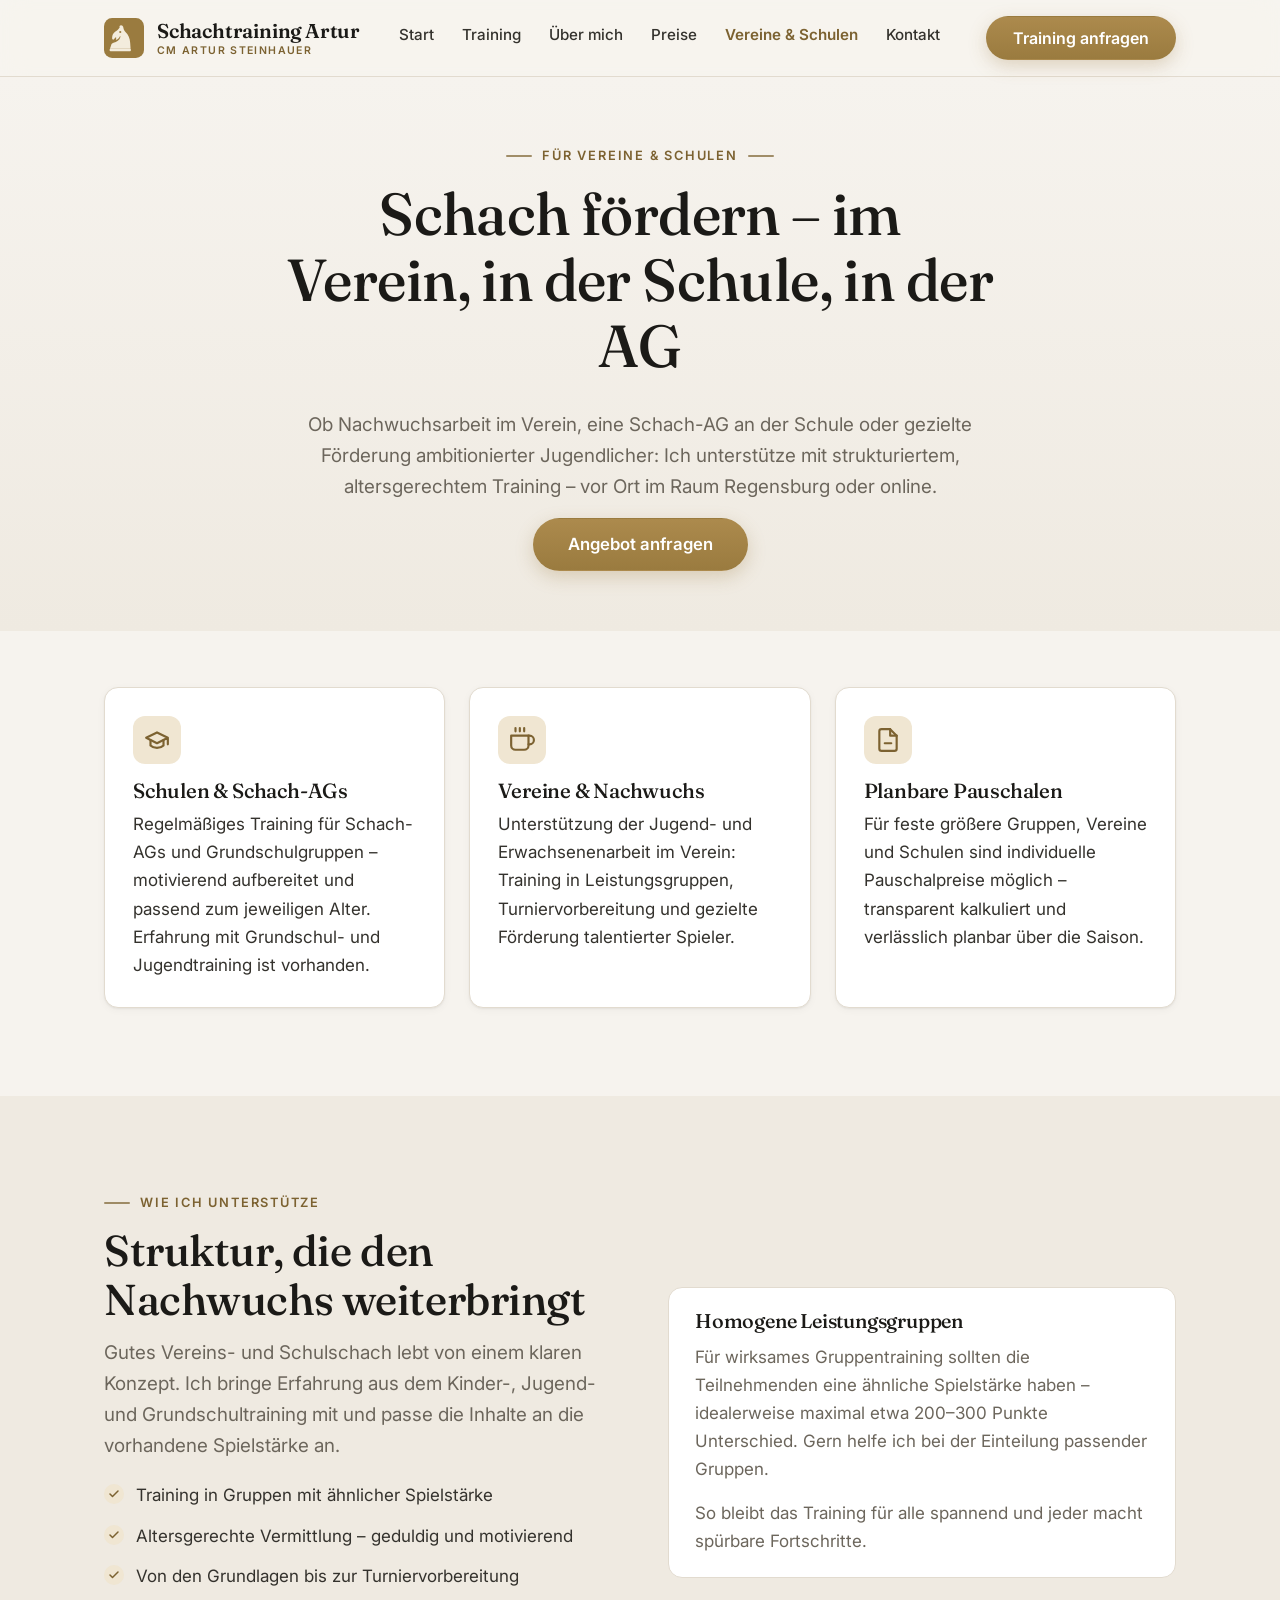
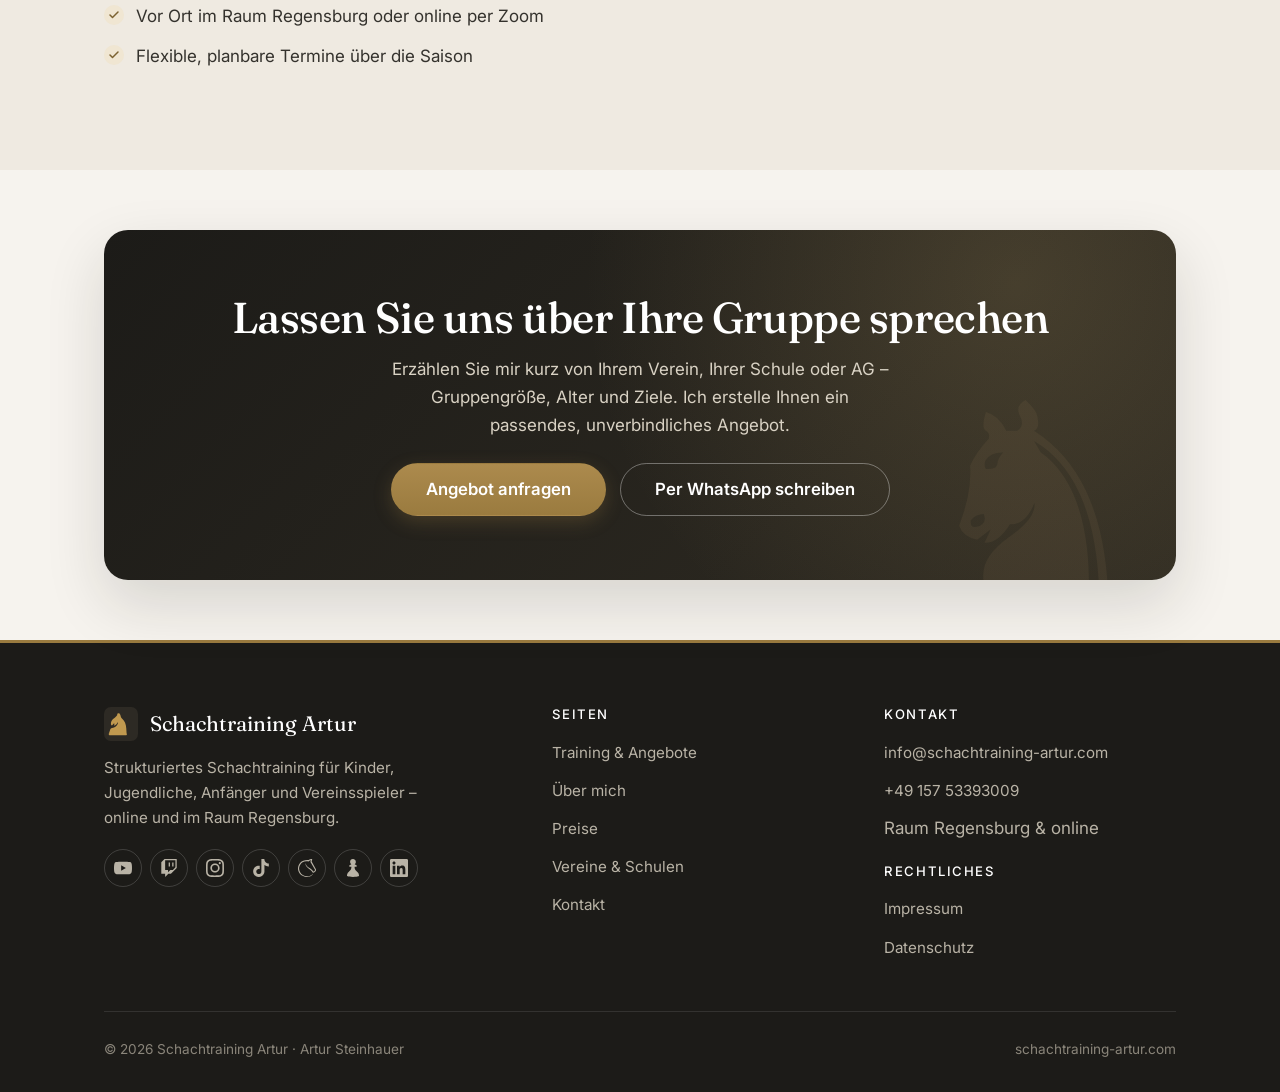
<file: vereine-schulen.html>
<!DOCTYPE html>
<html lang="de">
<head>
  <meta charset="UTF-8">
  <meta name="viewport" content="width=device-width, initial-scale=1.0">
  <title>Für Vereine &amp; Schulen – Schachtraining Artur</title>
  <meta name="description" content="Schachtraining für Vereine, Schulen und Schach-AGs im Raum Regensburg und online. Strukturierte Kurse, Jugendförderung und individuelle Pauschalen.">
  <link rel="canonical" href="https://schachtraining-artur.com/vereine-schulen.html">
  <meta property="og:type" content="website">
  <meta property="og:title" content="Für Vereine & Schulen – Schachtraining Artur">
  <meta property="og:description" content="Strukturiertes Schachtraining für Vereine, Schulen und Schach-AGs – vor Ort im Raum Regensburg oder online.">
  <meta property="og:url" content="https://schachtraining-artur.com/vereine-schulen.html">
  <link rel="icon" href="assets/img/favicon.svg" type="image/svg+xml">
  <link rel="preconnect" href="https://fonts.googleapis.com">
  <link rel="preconnect" href="https://fonts.gstatic.com" crossorigin>
  <link href="https://fonts.googleapis.com/css2?family=Fraunces:opsz,wght@9..144,400;9..144,500;9..144,600&family=Inter:wght@400;500;600;700&display=swap" rel="stylesheet">
  <link rel="stylesheet" href="assets/css/styles.css?v=10">
</head>
<body>
  <a href="#main" class="skip-link">Zum Inhalt springen</a>
  <header class="site-header">
    <div class="container nav">
      <a href="index.html" class="brand" aria-label="Schachtraining Artur – Startseite">
        <svg class="brand__mark" viewBox="0 0 64 64" aria-hidden="true"><rect width="64" height="64" rx="13"/><path fill="#f3ecdd" d="M25 15c-1.6 3.1-4.6 4.9-7.3 7.1-2.9 2.4-4.7 5.4-4.7 9.7 0 1.6.7 2.6 2 3l3.4-3.7c.5-.5 1.3-.1 1.2.6l-.5 3.6c4-1.1 5.4-3.9 6.6-6.4l.7 1.1c-1.6 5.9-5.9 8.4-11.2 9.7-2.4.6-3.5 2.1-3.9 4.2L9.5 49h33l-.6-9c-.5-8-3-13.3-7.2-17.3-2-1.9-3.2-3.9-3.6-6.6-.2-1.4-.6-2.6-1.6-3.6-1.2-1.2-3.4-1.3-4.9.5-.2-.3.6.5.4 2zM26 24a1.7 1.7 0 1 1 0-3.4 1.7 1.7 0 0 1 0 3.4z"/><rect x="9" y="49" width="34" height="4" rx="1.4" fill="#f3ecdd"/></svg>
        <span>Schachtraining Artur<small>CM Artur Steinhauer</small></span>
      </a>
      <button class="nav__toggle" aria-label="Menü" aria-expanded="false" aria-controls="nav-links"><span></span><span></span><span></span></button>
      <ul class="nav__links" id="nav-links">
        <li><a href="index.html">Start</a></li>
        <li><a href="training.html">Training</a></li>
        <li><a href="ueber-mich.html">Über mich</a></li>
        <li><a href="preise.html">Preise</a></li>
        <li><a href="vereine-schulen.html" class="active">Vereine &amp; Schulen</a></li>
        <li><a href="kontakt.html">Kontakt</a></li>
        <li class="nav__cta-mobile"><a href="kontakt.html" class="btn btn--primary" style="color:#fff;">Training anfragen</a></li>
      </ul>
      <a href="kontakt.html" class="btn btn--primary nav__cta" style="color:#fff;">Training anfragen</a>
    </div>
  </header>

  <main id="main">
    <section class="section section--tight" style="background:linear-gradient(180deg,var(--paper),var(--paper-2));">
      <div class="container narrow center">
        <span class="eyebrow">Für Vereine &amp; Schulen</span>
        <h1 class="display">Schach fördern – im Verein, in der Schule, in der AG</h1>
        <p class="lead">Ob Nachwuchsarbeit im Verein, eine Schach-AG an der Schule oder gezielte Förderung ambitionierter Jugendlicher: Ich unterstütze mit strukturiertem, altersgerechtem Training – vor Ort im Raum Regensburg oder online.</p>
        <div class="btn-row center" style="margin-top:8px;">
          <a href="kontakt.html" class="btn btn--primary btn--lg">Angebot anfragen</a>
        </div>
      </div>
    </section>

    <section class="section" style="padding-top:56px;">
      <div class="container">
        <div class="grid grid-3">
          <div class="card card--hover reveal">
            <div class="card__icon"><svg viewBox="0 0 24 24" fill="none" stroke="currentColor" stroke-width="2" stroke-linecap="round" stroke-linejoin="round"><path d="M22 10v6M2 10l10-5 10 5-10 5z"/><path d="M6 12v5c3 3 9 3 12 0v-5"/></svg></div>
            <h3>Schulen &amp; Schach-AGs</h3>
            <p>Regelmäßiges Training für Schach-AGs und Grundschulgruppen – motivierend aufbereitet und passend zum jeweiligen Alter. Erfahrung mit Grundschul- und Jugendtraining ist vorhanden.</p>
          </div>
          <div class="card card--hover reveal">
            <div class="card__icon"><svg viewBox="0 0 24 24" fill="none" stroke="currentColor" stroke-width="2" stroke-linecap="round" stroke-linejoin="round"><path d="M18 8h1a4 4 0 0 1 0 8h-1"/><path d="M2 8h16v9a4 4 0 0 1-4 4H6a4 4 0 0 1-4-4Z"/><line x1="6" y1="1" x2="6" y2="4"/><line x1="10" y1="1" x2="10" y2="4"/><line x1="14" y1="1" x2="14" y2="4"/></svg></div>
            <h3>Vereine &amp; Nachwuchs</h3>
            <p>Unterstützung der Jugend- und Erwachsenenarbeit im Verein: Training in Leistungsgruppen, Turniervorbereitung und gezielte Förderung talentierter Spieler.</p>
          </div>
          <div class="card card--hover reveal">
            <div class="card__icon"><svg viewBox="0 0 24 24" fill="none" stroke="currentColor" stroke-width="2" stroke-linecap="round" stroke-linejoin="round"><path d="M14 2H6a2 2 0 0 0-2 2v16a2 2 0 0 0 2 2h12a2 2 0 0 0 2-2V8z"/><polyline points="14 2 14 8 20 8"/><line x1="9" y1="15" x2="15" y2="15"/></svg></div>
            <h3>Planbare Pauschalen</h3>
            <p>Für feste größere Gruppen, Vereine und Schulen sind individuelle Pauschalpreise möglich – transparent kalkuliert und verlässlich planbar über die Saison.</p>
          </div>
        </div>
      </div>
    </section>

    <section class="section section--paper2">
      <div class="container">
        <div class="split">
          <div class="reveal">
            <span class="eyebrow">Wie ich unterstütze</span>
            <h2 class="display">Struktur, die den Nachwuchs weiterbringt</h2>
            <p class="lead">Gutes Vereins- und Schulschach lebt von einem klaren Konzept. Ich bringe Erfahrung aus dem Kinder-, Jugend- und Grundschultraining mit und passe die Inhalte an die vorhandene Spielstärke an.</p>
            <ul class="check-list" style="margin-top:20px;">
              <li>Training in Gruppen mit ähnlicher Spielstärke</li>
              <li>Altersgerechte Vermittlung – geduldig und motivierend</li>
              <li>Von den Grundlagen bis zur Turniervorbereitung</li>
              <li>Vor Ort im Raum Regensburg oder online per Zoom</li>
              <li>Flexible, planbare Termine über die Saison</li>
            </ul>
          </div>
          <div class="reveal">
            <div class="note" style="background:var(--surface);border-color:var(--line);">
              <h3 style="margin-top:0;">Homogene Leistungsgruppen</h3>
              <p style="color:var(--muted);">Für wirksames Gruppentraining sollten die Teilnehmenden eine ähnliche Spielstärke haben – idealerweise maximal etwa 200–300 Punkte Unterschied. Gern helfe ich bei der Einteilung passender Gruppen.</p>
              <p style="margin-bottom:0;color:var(--muted);">So bleibt das Training für alle spannend und jeder macht spürbare Fortschritte.</p>
            </div>
          </div>
        </div>
      </div>
    </section>

    <section class="section--tight" style="padding-top:60px;">
      <div class="container">
        <div class="cta-band reveal">
          <h2 class="display">Lassen Sie uns über Ihre Gruppe sprechen</h2>
          <p>Erzählen Sie mir kurz von Ihrem Verein, Ihrer Schule oder AG – Gruppengröße, Alter und Ziele. Ich erstelle Ihnen ein passendes, unverbindliches Angebot.</p>
          <div class="btn-row center" style="margin-top:24px;">
            <a href="kontakt.html" class="btn btn--primary btn--lg">Angebot anfragen</a>
            <a href="https://wa.me/4915753393009?text=Hallo%20Artur%2C%20ich%20interessiere%20mich%20f%C3%BCr%20Schachtraining%20und%20w%C3%BCrde%20gerne%20mehr%20erfahren." target="_blank" rel="noopener" class="btn btn--on-dark btn--lg">Per WhatsApp schreiben</a>
          </div>
        </div>
      </div>
    </section>
  </main>

  <footer class="site-footer">
    <div class="container">
      <div class="footer__grid">
        <div>
          <div class="footer__brand">
            <svg width="34" height="34" viewBox="0 0 64 64" aria-hidden="true"><rect width="64" height="64" rx="13" fill="#2d2a24"/><path fill="#c0994f" d="M25 15c-1.6 3.1-4.6 4.9-7.3 7.1-2.9 2.4-4.7 5.4-4.7 9.7 0 1.6.7 2.6 2 3l3.4-3.7c.5-.5 1.3-.1 1.2.6l-.5 3.6c4-1.1 5.4-3.9 6.6-6.4l.7 1.1c-1.6 5.9-5.9 8.4-11.2 9.7-2.4.6-3.5 2.1-3.9 4.2L9.5 49h33l-.6-9c-.5-8-3-13.3-7.2-17.3-2-1.9-3.2-3.9-3.6-6.6-.2-1.4-.6-2.6-1.6-3.6-1.2-1.2-3.4-1.3-4.9.5-.2-.3.6.5.4 2z"/><rect x="9" y="49" width="34" height="4" rx="1.4" fill="#c0994f"/></svg>
            Schachtraining Artur
          </div>
          <p>Strukturiertes Schachtraining für Kinder, Jugendliche, Anfänger und Vereinsspieler – online und im Raum Regensburg.</p>
          <div class="socials" aria-label="Social Media">
            <a href="https://www.youtube.com/@Arturblunder" class="social" style="--brand:#FF0000;" target="_blank" rel="noopener" aria-label="YouTube" title="YouTube"><svg viewBox="0 0 24 24" aria-hidden="true"><path fill="currentColor" d="M23.498 6.186a3.016 3.016 0 0 0-2.122-2.136C19.505 3.545 12 3.545 12 3.545s-7.505 0-9.377.505A3.017 3.017 0 0 0 .502 6.186C0 8.07 0 12 0 12s0 3.93.502 5.814a3.016 3.016 0 0 0 2.122 2.136c1.871.505 9.376.505 9.376.505s7.505 0 9.377-.505a3.015 3.015 0 0 0 2.122-2.136C24 15.93 24 12 24 12s0-3.93-.502-5.814zM9.545 15.568V8.432L15.818 12l-6.273 3.568z"/></svg></a>
            <a href="https://www.twitch.tv/arturblunder" class="social" style="--brand:#9146FF;" target="_blank" rel="noopener" aria-label="Twitch" title="Twitch"><svg viewBox="0 0 24 24" aria-hidden="true"><path fill="currentColor" d="M11.571 4.714h1.715v5.143H11.57zm4.715 0H18v5.143h-1.714zM6 0L1.714 4.286v15.428h5.143V24l4.286-4.286h3.428L22.286 12V0zm14.571 11.143l-3.428 3.428h-3.429l-3 3v-3H6.857V1.714h13.714Z"/></svg></a>
            <a href="https://www.instagram.com/arturblunder/" class="social" style="--brand:#E4405F;" target="_blank" rel="noopener" aria-label="Instagram" title="Instagram"><svg viewBox="0 0 24 24" aria-hidden="true"><path fill="currentColor" d="M7.0301.084c-1.2768.0602-2.1487.264-2.911.5634-.7888.3075-1.4575.72-2.1228 1.3877-.6652.6677-1.075 1.3368-1.3802 2.127-.2954.7638-.4956 1.6365-.552 2.914-.0564 1.2775-.0689 1.6882-.0626 4.947.0062 3.2586.0206 3.6671.0825 4.9473.061 1.2765.264 2.1482.5635 2.9107.308.7889.72 1.4573 1.388 2.1228.6679.6655 1.3365 1.0743 2.1285 1.38.7632.295 1.6361.4961 2.9134.552 1.2773.056 1.6884.069 4.9462.0627 3.2578-.0062 3.668-.0207 4.9478-.0814 1.28-.0607 2.147-.2652 2.9098-.5633.7889-.3086 1.4578-.72 2.1228-1.3881.665-.6682 1.0745-1.3378 1.3795-2.1284.2957-.7632.4966-1.636.552-2.9124.056-1.2809.0692-1.6898.063-4.948-.0063-3.2583-.021-3.6668-.0817-4.9465-.0607-1.2797-.264-2.1487-.5633-2.9117-.3084-.7889-.72-1.4568-1.3876-2.1228C21.2982 1.33 20.628.9208 19.8378.6165 19.074.321 18.2017.1197 16.9244.0645 15.6471.0093 15.236-.005 11.977.0014 8.718.0076 8.31.0215 7.0301.0839m.1402 21.6932c-1.17-.0509-1.8053-.2453-2.2287-.408-.5606-.216-.96-.4771-1.3819-.895-.422-.4178-.6811-.8186-.9-1.378-.1644-.4234-.3624-1.058-.4171-2.228-.0595-1.2645-.072-1.6442-.079-4.848-.007-3.2037.0053-3.583.0607-4.848.05-1.169.2456-1.805.408-2.2282.216-.5613.4762-.96.895-1.3816.4188-.4217.8184-.6814 1.3783-.9003.423-.1651 1.0575-.3614 2.227-.4171 1.2655-.06 1.6447-.072 4.848-.079 3.2033-.007 3.5835.005 4.8495.0608 1.169.0508 1.8053.2445 2.228.408.5608.216.96.4754 1.3816.895.4217.4194.6816.8176.9005 1.3787.1653.4217.3617 1.056.4169 2.2263.0602 1.2655.0739 1.645.0796 4.848.0058 3.203-.0055 3.5834-.061 4.848-.051 1.17-.245 1.8055-.408 2.2294-.216.5604-.4763.96-.8954 1.3814-.419.4215-.8181.6811-1.3783.9-.4224.1649-1.0577.3617-2.2262.4174-1.2656.0595-1.6448.072-4.8493.079-3.2045.007-3.5825-.006-4.848-.0608M16.953 5.5864A1.44 1.44 0 1 0 18.39 4.144a1.44 1.44 0 0 0-1.437 1.4424M5.8385 12.012c.0067 3.4032 2.7706 6.1557 6.173 6.1493 3.4026-.0065 6.157-2.7701 6.1506-6.1733-.0065-3.4032-2.771-6.1565-6.174-6.1498-3.403.0067-6.156 2.771-6.1496 6.1738M8 12.0077a4 4 0 1 1 4.008 3.9921A3.9996 3.9996 0 0 1 8 12.0077"/></svg></a>
            <a href="https://www.tiktok.com/@arturblunder" class="social" style="--brand:#000000;" target="_blank" rel="noopener" aria-label="TikTok" title="TikTok"><svg viewBox="0 0 24 24" aria-hidden="true"><path fill="currentColor" d="M12.525.02c1.31-.02 2.61-.01 3.91-.02.08 1.53.63 3.09 1.75 4.17 1.12 1.11 2.7 1.62 4.24 1.79v4.03c-1.44-.05-2.89-.35-4.2-.97-.57-.26-1.1-.59-1.62-.93-.01 2.92.01 5.84-.02 8.75-.08 1.4-.54 2.79-1.35 3.94-1.31 1.92-3.58 3.17-5.91 3.21-1.43.08-2.86-.31-4.08-1.03-2.02-1.19-3.44-3.37-3.65-5.71-.02-.5-.03-1-.01-1.49.18-1.9 1.12-3.72 2.58-4.96 1.66-1.44 3.98-2.13 6.15-1.72.02 1.48-.04 2.96-.04 4.44-.99-.32-2.15-.23-3.02.37-.63.41-1.11 1.04-1.36 1.75-.21.51-.15 1.07-.14 1.61.24 1.64 1.82 3.02 3.5 2.87 1.12-.01 2.19-.66 2.77-1.61.19-.33.4-.67.41-1.06.1-1.79.06-3.57.07-5.36.01-4.03-.01-8.05.02-12.07z"/></svg></a>
            <a href="https://lichess.org/@/Artur_Steinhauer" class="social" style="--brand:#000000;" target="_blank" rel="noopener" aria-label="Lichess" title="Lichess"><svg viewBox="0 0 24 24" aria-hidden="true"><path fill="currentColor" d="M10.457 6.161a.237.237 0 0 0-.296.165c-.8 2.785 2.819 5.579 5.214 7.428.653.504 1.216.939 1.591 1.292 1.745 1.642 2.564 2.851 2.733 3.178a.24.24 0 0 0 .275.122c.047-.013 4.726-1.3 3.934-4.574a.257.257 0 0 0-.023-.06L18.204 3.407 18.93.295a.24.24 0 0 0-.262-.293c-1.7.201-3.115.435-4.5 1.425-4.844-.323-8.718.9-11.213 3.539C.334 7.737-.246 11.515.085 14.128c.763 5.655 5.191 8.631 9.081 9.532.993.229 1.974.34 2.923.34 3.344 0 6.297-1.381 7.946-3.85a.24.24 0 0 0-.372-.3c-3.411 3.527-9.002 4.134-13.296 1.444-4.485-2.81-6.202-8.41-3.91-12.749C4.741 4.221 8.801 2.362 13.888 3.31c.056.01.115 0 .165-.029l.335-.197c.926-.546 1.961-1.157 2.873-1.279l-.694 1.993a.243.243 0 0 0 .02.202l6.082 10.192c-.193 2.028-1.706 2.506-2.226 2.611-.287-.645-.814-1.364-2.306-2.803-.422-.407-1.21-.941-2.124-1.56-2.364-1.601-5.937-4.02-5.391-5.984a.239.239 0 0 0-.165-.295z"/></svg></a>
            <a href="https://www.chess.com/member/ArturSteinhauer" class="social" style="--brand:#81B64C;" target="_blank" rel="noopener" aria-label="Chess.com" title="Chess.com"><svg viewBox="0 0 24 24" aria-hidden="true"><path fill="currentColor" d="M12 0a3.85 3.85 0 0 0-3.875 3.846A3.84 3.84 0 0 0 9.73 6.969l-2.79 1.85c0 .622.144 1.114.434 1.649H9.83c-.014.245-.014.549-.014.925 0 .025.003.048.006.071-.064 1.353-.507 3.472-3.62 5.842-.816.625-1.423 1.495-1.806 2.533a.33.33 0 0 0-.045.084 8.124 8.124 0 0 0-.39 2.516c0 .1.216 1.561 8.038 1.561s8.038-1.46 8.038-1.561c0-2.227-.824-4.048-2.24-5.133-4.034-3.08-3.586-5.74-3.644-6.838h2.458c.29-.535.434-1.027.434-1.649l-2.79-1.836a3.86 3.86 0 0 0 1.604-3.123A3.873 3.873 0 0 0 13.445.275c-.004-.002-.01.004-.015.004A3.76 3.76 0 0 0 12 0Z"/></svg></a>
            <a href="https://www.linkedin.com/in/artur-steinhauer-683359333/" class="social" style="--brand:#0A66C2;" target="_blank" rel="noopener" aria-label="LinkedIn" title="LinkedIn"><svg viewBox="0 0 24 24" aria-hidden="true"><path fill="currentColor" d="M20.447 20.452h-3.554v-5.569c0-1.328-.027-3.037-1.852-3.037-1.853 0-2.136 1.445-2.136 2.939v5.667H9.351V9h3.414v1.561h.046c.477-.9 1.637-1.85 3.37-1.85 3.601 0 4.267 2.37 4.267 5.455v6.286zM5.337 7.433c-1.144 0-2.063-.926-2.063-2.065 0-1.138.92-2.063 2.063-2.063 1.14 0 2.064.925 2.064 2.063 0 1.139-.925 2.065-2.064 2.065zm1.782 13.019H3.555V9h3.564v11.452zM22.225 0H1.771C.792 0 0 .774 0 1.729v20.542C0 23.227.792 24 1.771 24h20.451C23.2 24 24 23.227 24 22.271V1.729C24 .774 23.2 0 22.222 0h.003z"/></svg></a>
          </div>
        </div>
        <div>
          <h4>Seiten</h4>
          <ul>
            <li><a href="training.html">Training &amp; Angebote</a></li>
            <li><a href="ueber-mich.html">Über mich</a></li>
            <li><a href="preise.html">Preise</a></li>
            <li><a href="vereine-schulen.html">Vereine &amp; Schulen</a></li>
            <li><a href="kontakt.html">Kontakt</a></li>
          </ul>
        </div>
        <div>
          <h4>Kontakt</h4>
          <ul>
            <li><a href="mailto:info@schachtraining-artur.com">info@schachtraining-artur.com</a></li>
            <li><a href="https://wa.me/4915753393009?text=Hallo%20Artur%2C%20ich%20interessiere%20mich%20f%C3%BCr%20Schachtraining%20und%20w%C3%BCrde%20gerne%20mehr%20erfahren." target="_blank" rel="noopener">+49 157 53393009</a></li>
            <li>Raum Regensburg &amp; online</li>
          </ul>
          <h4 style="margin-top:22px;">Rechtliches</h4>
          <ul>
            <li><a href="impressum.html">Impressum</a></li>
            <li><a href="datenschutz.html">Datenschutz</a></li>
          </ul>
        </div>
      </div>
      <div class="footer__bottom">
        <span>© <span id="year">2026</span> Schachtraining Artur · Artur Steinhauer</span>
        <span>schachtraining-artur.com</span>
      </div>
    </div>
  </footer>
  <script src="assets/js/main.js?v=8"></script>
</body>
</html>
</file>
<file: assets/css/styles.css>
/* =============================================================
   Schachtraining Artur — Design System
   Palette: paper / walnut / brass. Calm, premium, professional.
   ============================================================= */

:root {
  /* Colors */
  --paper: #f6f3ee;
  --paper-2: #efeae1;
  --surface: #ffffff;
  --ink: #1b1a17;
  --ink-2: #34322d;
  --muted: #6c665c;
  --line: #e2dbcf;
  --line-strong: #cabfa9;
  --brass: #9a7b3f;
  --brass-dark: #7c6231;
  --brass-soft: #f0e6d2;
  --dark: #1c1b18;
  --dark-2: #26241f;
  --cream: #f3ecdd;
  --success: #4a7c59;

  /* Type */
  --font-display: "Fraunces", Georgia, "Times New Roman", serif;
  --font-body: "Inter", -apple-system, BlinkMacSystemFont, "Segoe UI", Roboto, sans-serif;

  /* Layout */
  --container: 1120px;
  --container-narrow: 760px;
  --radius: 14px;
  --radius-sm: 10px;
  --shadow-sm: 0 1px 2px rgba(27, 26, 23, .05), 0 2px 8px rgba(27, 26, 23, .04);
  --shadow-md: 0 10px 30px rgba(27, 26, 23, .08);
  --shadow-lg: 0 24px 60px rgba(27, 26, 23, .14);
  --ease: cubic-bezier(.2, .7, .2, 1);
}

/* ---------- Reset & base ---------- */
*, *::before, *::after { box-sizing: border-box; }
html { scroll-behavior: smooth; -webkit-text-size-adjust: 100%; }
html, body { overflow-x: hidden; }
body {
  margin: 0;
  width: 100%;
  max-width: 100%;
  font-family: var(--font-body);
  font-size: 17px;
  line-height: 1.65;
  color: var(--ink-2);
  background: var(--paper);
  -webkit-font-smoothing: antialiased;
  text-rendering: optimizeLegibility;
}

/* Skip link — barrierefrei, ohne Layout-Überlauf */
.skip-link {
  position: absolute; left: 12px; top: -60px; z-index: 200;
  background: var(--brass); color: #fff; padding: 10px 18px;
  border-radius: 8px; font-weight: 600; transition: top .2s var(--ease);
}
.skip-link:focus { top: 12px; color: #fff; }
img, svg { display: block; max-width: 100%; }
a { color: var(--brass-dark); text-decoration: none; transition: color .2s var(--ease); }
a:hover { color: var(--ink); }
h1, h2, h3, h4 { font-family: var(--font-display); color: var(--ink); font-weight: 500; line-height: 1.12; letter-spacing: -.01em; margin: 0 0 .5em; }
p { margin: 0 0 1rem; }
ul, ol { margin: 0 0 1rem; padding-left: 1.2rem; }
li { margin-bottom: .4rem; }
strong { color: var(--ink); font-weight: 600; }
:focus-visible { outline: 3px solid var(--brass); outline-offset: 2px; border-radius: 4px; }

/* ---------- Layout helpers ---------- */
.container { width: 100%; max-width: var(--container); margin-inline: auto; padding-inline: 24px; }
.narrow { max-width: var(--container-narrow); }
.section { padding: 88px 0; }
.section--tight { padding: 60px 0; }
.section--paper2 { background: var(--paper-2); }
.section--dark { background: var(--dark); color: var(--cream); }
.section--dark h1, .section--dark h2, .section--dark h3 { color: #fff; }
.center { text-align: center; }
.eyebrow {
  display: inline-flex; align-items: center; gap: 10px; font-family: var(--font-body); font-weight: 600;
  font-size: .8rem; letter-spacing: .14em; text-transform: uppercase;
  color: var(--brass-dark); margin-bottom: 14px;
}
.eyebrow::before { content: ""; width: 26px; height: 2px; background: currentColor; border-radius: 2px; opacity: .7; }
.center .eyebrow::after { content: ""; width: 26px; height: 2px; background: currentColor; border-radius: 2px; opacity: .7; }
.section--dark .eyebrow { color: #cbae6e; }
.lead { font-size: 1.18rem; color: var(--muted); }
.section--dark .lead { color: #d9d2c4; }
.stack > * + * { margin-top: 1rem; }

/* Fluid display headings */
h1.display { font-size: clamp(2.3rem, 5.2vw, 3.7rem); }
h2.display { font-size: clamp(1.9rem, 3.6vw, 2.7rem); margin-bottom: .3em; }
.subhead { max-width: 640px; margin: 0 auto; }

/* ---------- Buttons ---------- */
.btn {
  display: inline-flex; align-items: center; gap: .55em;
  font-family: var(--font-body); font-weight: 600; font-size: 1rem;
  padding: 14px 26px; border-radius: 999px; border: 1.5px solid transparent;
  cursor: pointer; transition: all .22s var(--ease); text-align: center;
  line-height: 1;
}
.btn--primary { background: linear-gradient(180deg, #ac8a4d 0%, var(--brass) 100%); color: #fff; box-shadow: 0 6px 18px rgba(154, 123, 63, .28); }
.btn--primary:hover { background: linear-gradient(180deg, var(--brass) 0%, var(--brass-dark) 100%); color: #fff; transform: translateY(-2px); box-shadow: 0 12px 28px rgba(154, 123, 63, .36); }
.btn--ghost { background: transparent; color: var(--ink); border-color: var(--line-strong); }
.btn--ghost:hover { border-color: var(--ink); color: var(--ink); background: rgba(0,0,0,.02); }
.btn--on-dark { background: transparent; color: #fff; border-color: rgba(255,255,255,.35); }
.btn--on-dark:hover { background: #fff; color: var(--dark); border-color: #fff; }
.btn--whatsapp { background: #1fa855; color: #fff; box-shadow: 0 6px 18px rgba(31,168,85,.28); }
.btn--whatsapp:hover { background: #18904a; color: #fff; transform: translateY(-2px); box-shadow: 0 12px 28px rgba(31,168,85,.36); }
.btn--whatsapp svg { width: 1.3em; height: 1.3em; }
.btn--lg { padding: 17px 34px; font-size: 1.05rem; }
.btn-row { display: flex; flex-wrap: wrap; gap: 14px; }
.btn-row.center { justify-content: center; }

/* ---------- Header / Nav ---------- */
.site-header {
  position: sticky; top: 0; z-index: 100;
  background: rgba(247, 244, 239, .9);
  backdrop-filter: saturate(150%) blur(14px);
  border-bottom: 1px solid var(--line);
}
.nav { display: flex; align-items: center; justify-content: space-between; gap: 20px; height: 76px; }
.brand {
  display: flex; align-items: center; gap: 13px; flex: none;
  font-family: var(--font-display); font-size: 1.25rem; color: var(--ink);
  font-weight: 600; letter-spacing: -.01em; line-height: 1.1; white-space: nowrap;
}
.brand:hover { color: var(--ink); }
.brand:hover .brand__mark { transform: rotate(-6deg); }
.brand__mark { width: 40px; height: 40px; flex: none; transition: transform .25s var(--ease); }
.brand__mark > rect:first-of-type { fill: var(--brass); }
.brand small { display: block; font-family: var(--font-body); font-size: .66rem; font-weight: 600; letter-spacing: .13em; text-transform: uppercase; color: var(--brass-dark); margin-top: 3px; }
.nav__links { display: flex; align-items: center; flex-wrap: nowrap; gap: 2px; list-style: none; margin: 0; padding: 0; }
.nav__links a {
  display: inline-block; padding: 9px 13px; border-radius: 9px; white-space: nowrap;
  color: var(--ink-2); font-weight: 500; font-size: .95rem; transition: color .2s var(--ease), background .2s var(--ease);
}
.nav__links a:hover { color: var(--ink); background: rgba(28,27,24,.05); }
.nav__links a.active { color: var(--brass-dark); font-weight: 600; }
.nav__cta { margin-left: 8px; flex: none; align-self: center; padding-top: 12px; padding-bottom: 12px; line-height: 1.15; }
.nav__cta-mobile { display: none; }  /* nur im Handy-Menü sichtbar, siehe Media Query */
.nav__toggle { display: none; background: none; border: 0; cursor: pointer; padding: 8px; margin: -8px -8px -8px 0; flex: none; }
.nav__toggle span { display: block; width: 24px; height: 2px; background: var(--ink); margin: 5px 0; transition: .25s var(--ease); border-radius: 2px; }

/* ---------- Hero ---------- */
.hero { position: relative; overflow: hidden; background: linear-gradient(180deg, var(--paper) 0%, var(--paper-2) 100%); }
.hero::before {
  content: ""; position: absolute; inset: 0; pointer-events: none;
  background:
    radial-gradient(46rem 32rem at 8% 6%, rgba(154,123,63,.10), transparent 60%),
    radial-gradient(40rem 30rem at 100% 92%, rgba(154,123,63,.08), transparent 55%);
}
.hero .container { position: relative; z-index: 1; }
.hero__grid { display: grid; grid-template-columns: minmax(0, 1.15fr) minmax(0, .85fr); gap: 56px; align-items: center; padding: 84px 0 92px; }
.hero__title { font-size: clamp(2.35rem, 5vw, 3.6rem); margin-bottom: .35em; }
.hero__sub { font-size: 1.2rem; color: var(--muted); max-width: 34em; margin-bottom: 2rem; }
.hero__meta { display: flex; flex-wrap: wrap; gap: 22px; margin-top: 34px; padding-top: 26px; border-top: 1px solid var(--line); }
.hero__stat b { font-family: var(--font-display); font-size: 1.7rem; color: var(--ink); display: block; line-height: 1; }
.hero__stat span { font-size: .86rem; color: var(--muted); }

/* Hero board card */
.board-card { position: relative; padding: 22px; background: var(--surface); border: 1px solid var(--line); border-radius: 20px; box-shadow: var(--shadow-lg); }
.board { width: 100%; aspect-ratio: 1; border-radius: 10px; overflow: hidden; display: grid; grid-template-columns: repeat(8, 1fr); box-shadow: inset 0 0 0 1px rgba(0,0,0,.06); }
.board i { display: grid; place-items: center; font-size: clamp(15px, 3.6vw, 30px); line-height: 1; font-style: normal; }
.board i.l { background: #ece3d2; }
.board i.d { background: #a9855b; }
.board i.w { color: #f7f4ee; text-shadow: 0 1px 1px rgba(0,0,0,.35); }
.board i.b { color: #23201b; text-shadow: 0 1px 1px rgba(255,255,255,.18); }
.board__caption { margin-top: 16px; display: flex; align-items: center; gap: 10px; color: var(--muted); font-size: .9rem; }
.board__caption .dot { width: 8px; height: 8px; border-radius: 50%; background: var(--success); flex: none; }

/* ---------- Cards & grids ---------- */
.grid { display: grid; gap: 24px; }
.grid-2 { grid-template-columns: repeat(2, minmax(0, 1fr)); }
.grid-3 { grid-template-columns: repeat(3, minmax(0, 1fr)); }
.grid-4 { grid-template-columns: repeat(4, minmax(0, 1fr)); }
/* Grid-/Flex-Kinder dürfen schrumpfen -> kein horizontaler Überlauf */
.grid > *, .split > *, .hero__grid > *, .price-grid > *, .footer__grid > * { min-width: 0; }

.card {
  background: var(--surface); border: 1px solid var(--line); border-radius: var(--radius);
  padding: 28px; box-shadow: var(--shadow-sm); transition: transform .25s var(--ease), box-shadow .25s var(--ease), border-color .25s var(--ease);
}
.card--hover { position: relative; }
.card--hover:hover { transform: translateY(-4px); box-shadow: var(--shadow-md); border-color: var(--brass); }
.card--hover:hover .card__icon { transform: translateY(-2px) rotate(-4deg); }
.card__icon { transition: transform .25s var(--ease); }
.card h3 { font-size: 1.28rem; margin-bottom: .35em; }
.card p:last-child { margin-bottom: 0; }
.card__icon {
  width: 48px; height: 48px; border-radius: 12px; display: grid; place-items: center;
  background: var(--brass-soft); color: var(--brass-dark); margin-bottom: 16px;
}
.card__icon svg { width: 26px; height: 26px; }

.section--dark .card { background: var(--dark-2); border-color: rgba(255,255,255,.09); color: #d9d2c4; box-shadow: none; }
.section--dark .card h3 { color: #fff; }
.section--dark .card__icon { background: rgba(203, 174, 110, .16); color: #d9b978; }

/* Feature list with check marks */
.check-list { list-style: none; padding: 0; margin: 0; }
.check-list li { position: relative; padding-left: 32px; margin-bottom: 12px; }
.check-list li::before {
  content: ""; position: absolute; left: 0; top: 3px; width: 20px; height: 20px;
  border-radius: 50%; background: var(--brass-soft) url("data:image/svg+xml,%3Csvg xmlns='http://www.w3.org/2000/svg' width='12' height='12' viewBox='0 0 24 24' fill='none' stroke='%237c6231' stroke-width='3' stroke-linecap='round' stroke-linejoin='round'%3E%3Cpolyline points='20 6 9 17 4 12'/%3E%3C/svg%3E") center / 12px no-repeat;
}
.section--dark .check-list li::before { background-color: rgba(203,174,110,.18); }

/* ---------- Split / prose ---------- */
.split { display: grid; grid-template-columns: repeat(2, minmax(0, 1fr)); gap: 56px; align-items: center; }
.split--portrait { grid-template-columns: minmax(0, .85fr) minmax(0, 1.15fr); }
.prose p { max-width: 62ch; }
.prose h2 { margin-top: 1.6em; }
.prose h2:first-child { margin-top: 0; }

/* Portrait placeholder */
.portrait {
  border-radius: 18px; overflow: hidden; background: linear-gradient(160deg, var(--dark) 0%, #3a352b 100%);
  aspect-ratio: 4/5; display: grid; place-items: center; box-shadow: var(--shadow-md); position: relative; border: 1px solid var(--line);
}
.portrait__mono { font-family: var(--font-display); font-size: 5rem; color: rgba(255,255,255,.14); font-weight: 600; }
.portrait img { width: 100%; height: 100%; object-fit: cover; object-position: center 22%; }
.portrait__badge { position: absolute; bottom: 16px; left: 16px; background: rgba(255,255,255,.94); color: var(--ink); padding: 8px 14px; border-radius: 999px; font-size: .82rem; font-weight: 600; display: flex; gap: 8px; align-items: center; box-shadow: 0 6px 18px rgba(0,0,0,.18); z-index: 1; }
.portrait__badge .k { color: var(--brass-dark); }

/* ---------- Success stories ---------- */
.story { background: var(--surface); border: 1px solid var(--line); border-radius: var(--radius); padding: 28px 28px 28px 30px; box-shadow: var(--shadow-sm); position: relative; overflow: hidden; transition: transform .25s var(--ease), box-shadow .25s var(--ease); }
.story::before { content: ""; position: absolute; left: 0; top: 0; bottom: 0; width: 4px; background: linear-gradient(180deg, var(--brass), var(--brass-dark)); }
.story:hover { transform: translateY(-4px); box-shadow: var(--shadow-md); }
.story__jump { display: flex; align-items: baseline; gap: 12px; font-family: var(--font-display); margin-bottom: 6px; }
.story__from { color: var(--muted); font-size: 1.25rem; }
.story__arrow { color: var(--brass); font-size: 1.1rem; }
.story__to { color: var(--ink); font-size: 2rem; font-weight: 600; }
.story__unit { font-size: .82rem; letter-spacing: .1em; text-transform: uppercase; color: var(--brass-dark); font-weight: 600; margin-bottom: 10px; }

/* ---------- Pricing ---------- */
.price-grid { display: grid; grid-template-columns: repeat(3, minmax(0, 1fr)); gap: 24px; align-items: start; }
.price {
  background: var(--surface); border: 1px solid var(--line); border-radius: var(--radius);
  padding: 32px 28px; box-shadow: var(--shadow-sm); position: relative; display: flex; flex-direction: column;
}
.price--featured { border-color: var(--brass); box-shadow: var(--shadow-md); }
.price__tag { position: absolute; top: -13px; left: 28px; background: var(--brass); color: #fff; font-size: .74rem; font-weight: 600; letter-spacing: .1em; text-transform: uppercase; padding: 5px 12px; border-radius: 999px; }
.price__name { font-family: var(--font-display); font-size: 1.35rem; color: var(--ink); margin-bottom: 4px; }
.price__desc { color: var(--muted); font-size: .95rem; min-height: 2.8em; margin-bottom: 18px; }
.price__amount { font-family: var(--font-display); font-size: 2.6rem; color: var(--ink); line-height: 1; }
.price__amount small { font-size: 1rem; font-family: var(--font-body); color: var(--muted); font-weight: 500; }
.price__list { list-style: none; padding: 20px 0 0; margin: 20px 0 24px; border-top: 1px solid var(--line); flex: 1; }
.price__list li { position: relative; padding-left: 28px; margin-bottom: 11px; font-size: .96rem; }
.price__list li::before { content: ""; position: absolute; left: 0; top: 4px; width: 18px; height: 18px; border-radius: 50%; background: var(--brass-soft) url("data:image/svg+xml,%3Csvg xmlns='http://www.w3.org/2000/svg' width='11' height='11' viewBox='0 0 24 24' fill='none' stroke='%237c6231' stroke-width='3' stroke-linecap='round' stroke-linejoin='round'%3E%3Cpolyline points='20 6 9 17 4 12'/%3E%3C/svg%3E") center / 11px no-repeat; }

.note {
  background: var(--brass-soft); border: 1px solid var(--line-strong); border-radius: var(--radius);
  padding: 22px 26px; color: var(--ink-2);
}
.note strong { color: var(--brass-dark); }

/* ---------- CTA band ---------- */
.cta-band { background: linear-gradient(135deg, var(--dark) 0%, #2f2b22 100%); color: var(--cream); border-radius: 24px; padding: 64px 56px; text-align: center; position: relative; overflow: hidden; box-shadow: var(--shadow-lg); }
.cta-band h2 { color: #fff; }
.cta-band p { color: #d9d2c4; max-width: 46ch; margin-inline: auto; position: relative; z-index: 1; }
.cta-band > * { position: relative; z-index: 1; }
.cta-band::after { content: ""; position: absolute; inset: 0; background-image: radial-gradient(circle at 85% 15%, rgba(203,174,110,.18), transparent 45%); pointer-events: none; z-index: 0; }
.cta-band::before {
  content: "\265E"; /* Springer */
  position: absolute; right: 26px; bottom: -46px; z-index: 0;
  font-family: var(--font-display); font-size: 260px; line-height: 1;
  color: rgba(203,174,110,.07); pointer-events: none;
}

/* ---------- Steps ---------- */
.steps { counter-reset: step; display: grid; gap: 22px; }
.step { display: grid; grid-template-columns: auto 1fr; gap: 20px; align-items: start; }
.step__num { counter-increment: step; width: 44px; height: 44px; border-radius: 50%; background: var(--dark); color: #fff; display: grid; place-items: center; font-family: var(--font-display); font-size: 1.15rem; flex: none; }
.step__num::before { content: counter(step); }
.step h3 { font-size: 1.2rem; margin-bottom: .2em; }

/* ---------- Forms ---------- */
.form { display: grid; gap: 18px; }
.form__row { display: grid; grid-template-columns: repeat(2, minmax(0, 1fr)); gap: 18px; }
.field { display: grid; gap: 6px; min-width: 0; }
.field label { font-weight: 600; font-size: .9rem; color: var(--ink); }
.field input, .field select, .field textarea {
  width: 100%; max-width: 100%; min-width: 0; box-sizing: border-box;
  font-family: var(--font-body); font-size: 1rem; padding: 13px 15px; border: 1.5px solid var(--line-strong);
  border-radius: var(--radius-sm); background: var(--surface); color: var(--ink); transition: border-color .2s, box-shadow .2s;
}
.field input:focus, .field select:focus, .field textarea:focus { outline: none; border-color: var(--brass); box-shadow: 0 0 0 3px rgba(154,123,63,.15); }
.field textarea { resize: vertical; min-height: 130px; }
.field--checkbox { grid-template-columns: auto 1fr; align-items: start; gap: 10px; }
.field--checkbox input { width: 18px; height: 18px; margin-top: 3px; }
.field--checkbox label { font-weight: 400; font-size: .9rem; color: var(--muted); }
.form__hint { font-size: .85rem; color: var(--muted); }

/* ---------- Contact info list ---------- */
.contact-list { list-style: none; padding: 0; margin: 0; display: grid; gap: 18px; }
.contact-list li { display: flex; gap: 16px; align-items: flex-start; }
.contact-list .ci { width: 44px; height: 44px; border-radius: 12px; background: var(--brass-soft); color: var(--brass-dark); display: grid; place-items: center; flex: none; }
.contact-list .ci svg { width: 22px; height: 22px; }
.contact-list b { display: block; color: var(--ink); font-family: var(--font-display); font-size: 1.05rem; }
.contact-list span { color: var(--muted); font-size: .95rem; }

/* ---------- Callout / faq ---------- */
.faq { border-top: 1px solid var(--line); }
.faq details { border-bottom: 1px solid var(--line); padding: 6px 0; }
.faq summary { cursor: pointer; padding: 18px 0; font-family: var(--font-display); font-size: 1.15rem; color: var(--ink); list-style: none; display: flex; justify-content: space-between; align-items: center; gap: 20px; }
.faq summary::-webkit-details-marker { display: none; }
.faq summary::after { content: "+"; font-size: 1.5rem; color: var(--brass); transition: transform .2s; }
.faq details[open] summary::after { transform: rotate(45deg); }
.faq details p { padding: 0 0 18px; margin: 0; color: var(--muted); }

/* ---------- Legal / prose pages ---------- */
.legal { max-width: 760px; }
.legal h2 { font-size: 1.4rem; margin-top: 2em; }
.legal h3 { font-size: 1.1rem; margin-top: 1.4em; }
.legal p, .legal li { color: var(--ink-2); }
.legal address { font-style: normal; line-height: 1.8; }

/* ---------- Footer ---------- */
.site-footer { background: var(--dark); color: #b9b3a6; padding: 64px 0 32px; border-top: 3px solid var(--brass); }
.footer__grid { display: grid; grid-template-columns: 1.4fr 1fr 1fr; gap: 40px; padding-bottom: 40px; border-bottom: 1px solid rgba(255,255,255,.1); }
.footer__brand { font-family: var(--font-display); font-size: 1.3rem; color: #fff; display: flex; align-items: center; gap: 12px; margin-bottom: 14px; }
.site-footer p { color: #b9b3a6; font-size: .95rem; max-width: 34ch; }
.site-footer h4 { color: #fff; font-family: var(--font-body); font-size: .82rem; letter-spacing: .12em; text-transform: uppercase; margin-bottom: 16px; }
.site-footer ul { list-style: none; padding: 0; margin: 0; }
.site-footer li { margin-bottom: 10px; }
.site-footer a { color: #b9b3a6; font-size: .95rem; }
.site-footer a:hover { color: #fff; }
.socials { display: flex; flex-wrap: wrap; align-items: center; gap: 8px; margin-top: 18px; }
.social { display: inline-flex; align-items: center; justify-content: center; gap: 8px; width: 38px; height: 38px; border-radius: 999px; border: 1px solid rgba(255,255,255,.16); color: #b9b3a6; transition: color .2s, border-color .2s, background .2s, transform .2s; }
.social svg { width: 18px; height: 18px; flex: none; }
.social:hover { color: #fff; border-color: var(--brand, var(--brass)); background: var(--brand, var(--brass)); transform: translateY(-2px); }
.socials--top { margin-top: 22px; }
.socials__label { font-size: .9rem; font-weight: 600; color: var(--muted); margin-right: 4px; }
.socials--top .social { border-color: var(--line); color: var(--ink); background: var(--surface); }
.socials--lg { justify-content: center; gap: 10px; }
.socials--lg .social { width: auto; height: auto; padding: 10px 18px; font-size: .95rem; font-weight: 500; border-color: var(--line); color: var(--ink); background: var(--surface); }
.socials--top .social:hover, .socials--lg .social:hover { color: #fff; border-color: var(--brand, var(--brass)); background: var(--brand, var(--brass)); }
.footer__bottom { display: flex; flex-wrap: wrap; justify-content: space-between; gap: 12px; padding-top: 26px; font-size: .85rem; color: #8a857a; }

/* ---------- Reveal animation ---------- */
.reveal { opacity: 0; transform: translateY(18px); transition: opacity .6s var(--ease), transform .6s var(--ease); }
.reveal.in { opacity: 1; transform: none; }
@media (prefers-reduced-motion: reduce) {
  .reveal { opacity: 1; transform: none; transition: none; }
  html { scroll-behavior: auto; }
}

/* ---------- Responsive ---------- */
@media (max-width: 940px) {
  .hero__grid { grid-template-columns: 1fr; gap: 40px; padding: 60px 0; }
  .hero__media { max-width: 420px; }
  .split, .split--portrait { grid-template-columns: 1fr; gap: 36px; }
  .split--portrait .portrait { max-width: 360px; }
  .grid-4 { grid-template-columns: repeat(2, 1fr); }
  .price-grid { grid-template-columns: 1fr; max-width: 440px; margin-inline: auto; }
  .footer__grid { grid-template-columns: 1fr 1fr; }
}
/* Navigation klappt früh genug um, damit die Links nie überlaufen */
@media (max-width: 1080px) {
  .nav__cta { display: none; }
  .nav__toggle { display: block; }
  .nav__links {
    position: fixed; inset: 76px 0 auto 0; flex-direction: column; align-items: stretch;
    background: var(--paper); border-bottom: 1px solid var(--line); padding: 12px 24px 20px; gap: 2px;
    box-shadow: var(--shadow-md); transform: translateY(-135%); transition: transform .3s var(--ease);
    max-height: calc(100vh - 76px); overflow-y: auto;
  }
  .nav__links.open { transform: translateY(0); }
  .nav__links a { padding: 14px 12px; font-size: 1.05rem; border-radius: 9px; }
  .nav__links a:hover { background: rgba(28,27,24,.05); }
  .nav__links .nav__cta-mobile { display: block; margin-top: 10px; }
  .nav__links .nav__cta-mobile a { color: #fff; text-align: center; justify-content: center; }
  .nav__toggle.open span:nth-child(1) { transform: translateY(7px) rotate(45deg); }
  .nav__toggle.open span:nth-child(2) { opacity: 0; }
  .nav__toggle.open span:nth-child(3) { transform: translateY(-7px) rotate(-45deg); }
}

@media (max-width: 720px) {
  body { font-size: 16px; }
  .section { padding: 60px 0; }
  .grid-2, .grid-3, .grid-4 { grid-template-columns: 1fr; }
  .form__row { grid-template-columns: 1fr; }
  .footer__grid { grid-template-columns: 1fr; }
  .cta-band { padding: 40px 24px; }
  .hero__meta { gap: 16px; }
}

@media (max-width: 460px) {
  .brand { font-size: 1.12rem; gap: 10px; }
  .brand__mark { width: 36px; height: 36px; }
  .container { padding-inline: 18px; }
}
</file>
